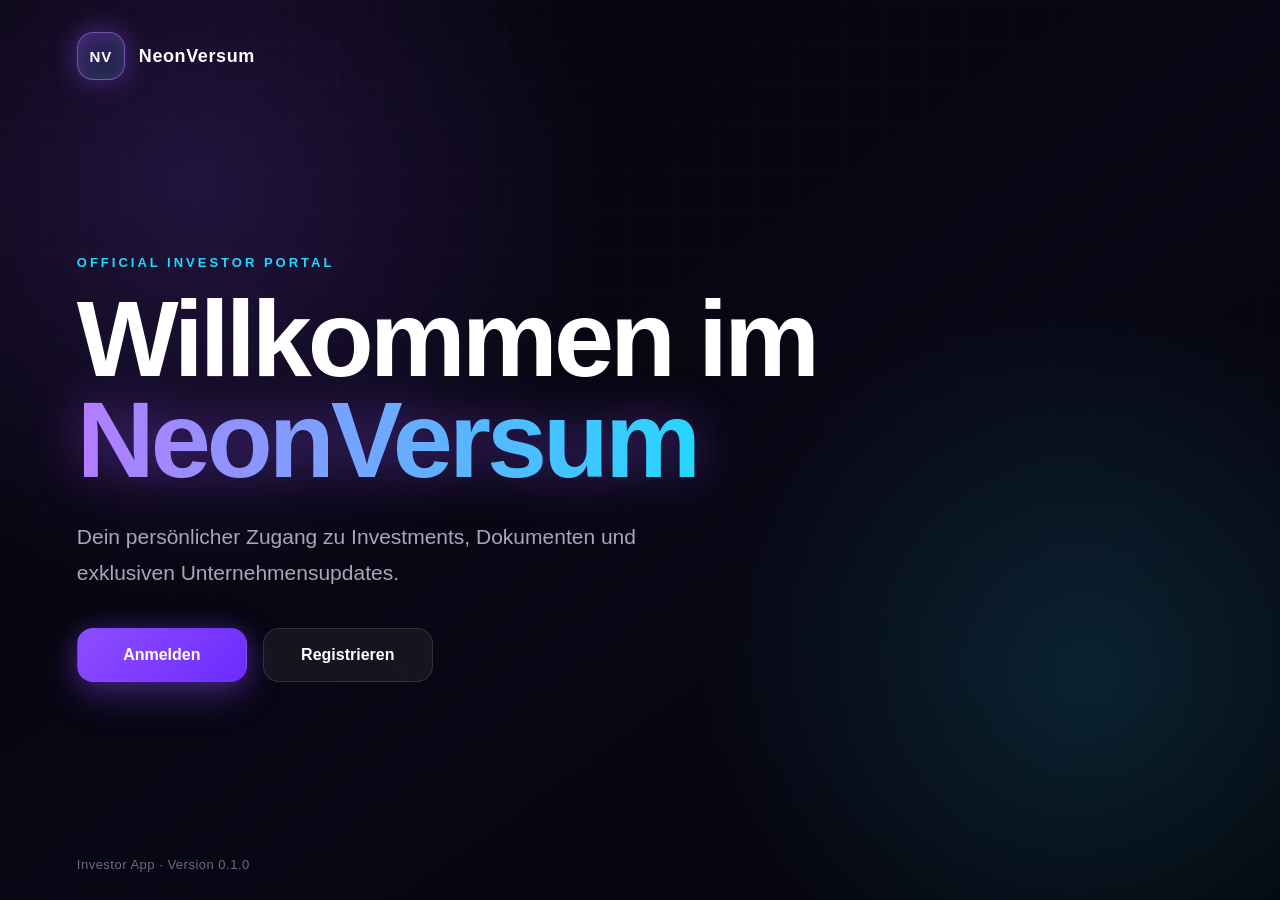
<file: index.html>
<!DOCTYPE html>
<html lang="de">

<head>
    <meta charset="UTF-8">

    <meta
        name="viewport"
        content="width=device-width, initial-scale=1.0"
    >

    <meta
        name="description"
        content="Das offizielle Investor Portal von NeonVersum."
    >

    <title>NeonVersum Investor Portal</title>

    <link rel="stylesheet" href="css/app.css">
</head>

<body>

    <main class="landing-page">

        <section class="hero">

            <div class="brand">
                <div class="brand-icon">NV</div>

                <p class="brand-name">
                    NeonVersum
                </p>
            </div>

            <div class="hero-content">

                <p class="eyebrow">
                    Official Investor Portal
                </p>

                <h1>
                    Willkommen im<br>
                    <span>NeonVersum</span>
                </h1>

                <p class="hero-text">
                    Dein persönlicher Zugang zu Investments,
                    Dokumenten und exklusiven Unternehmensupdates.
                </p>

                <div class="hero-actions">

                    <a
                        class="button button-primary"
                        href="pages/login.html"
                    >
                        Anmelden
                    </a>

                    <a
                        class="button button-secondary"
                        href="pages/register.html"
                    >
                        Registrieren
                    </a>

                </div>

            </div>

            <p class="version">
                Investor App · Version 0.1.0
            </p>

        </section>

    </main>

    <script src="js/app.js"></script>

</body>

</html>
</file>
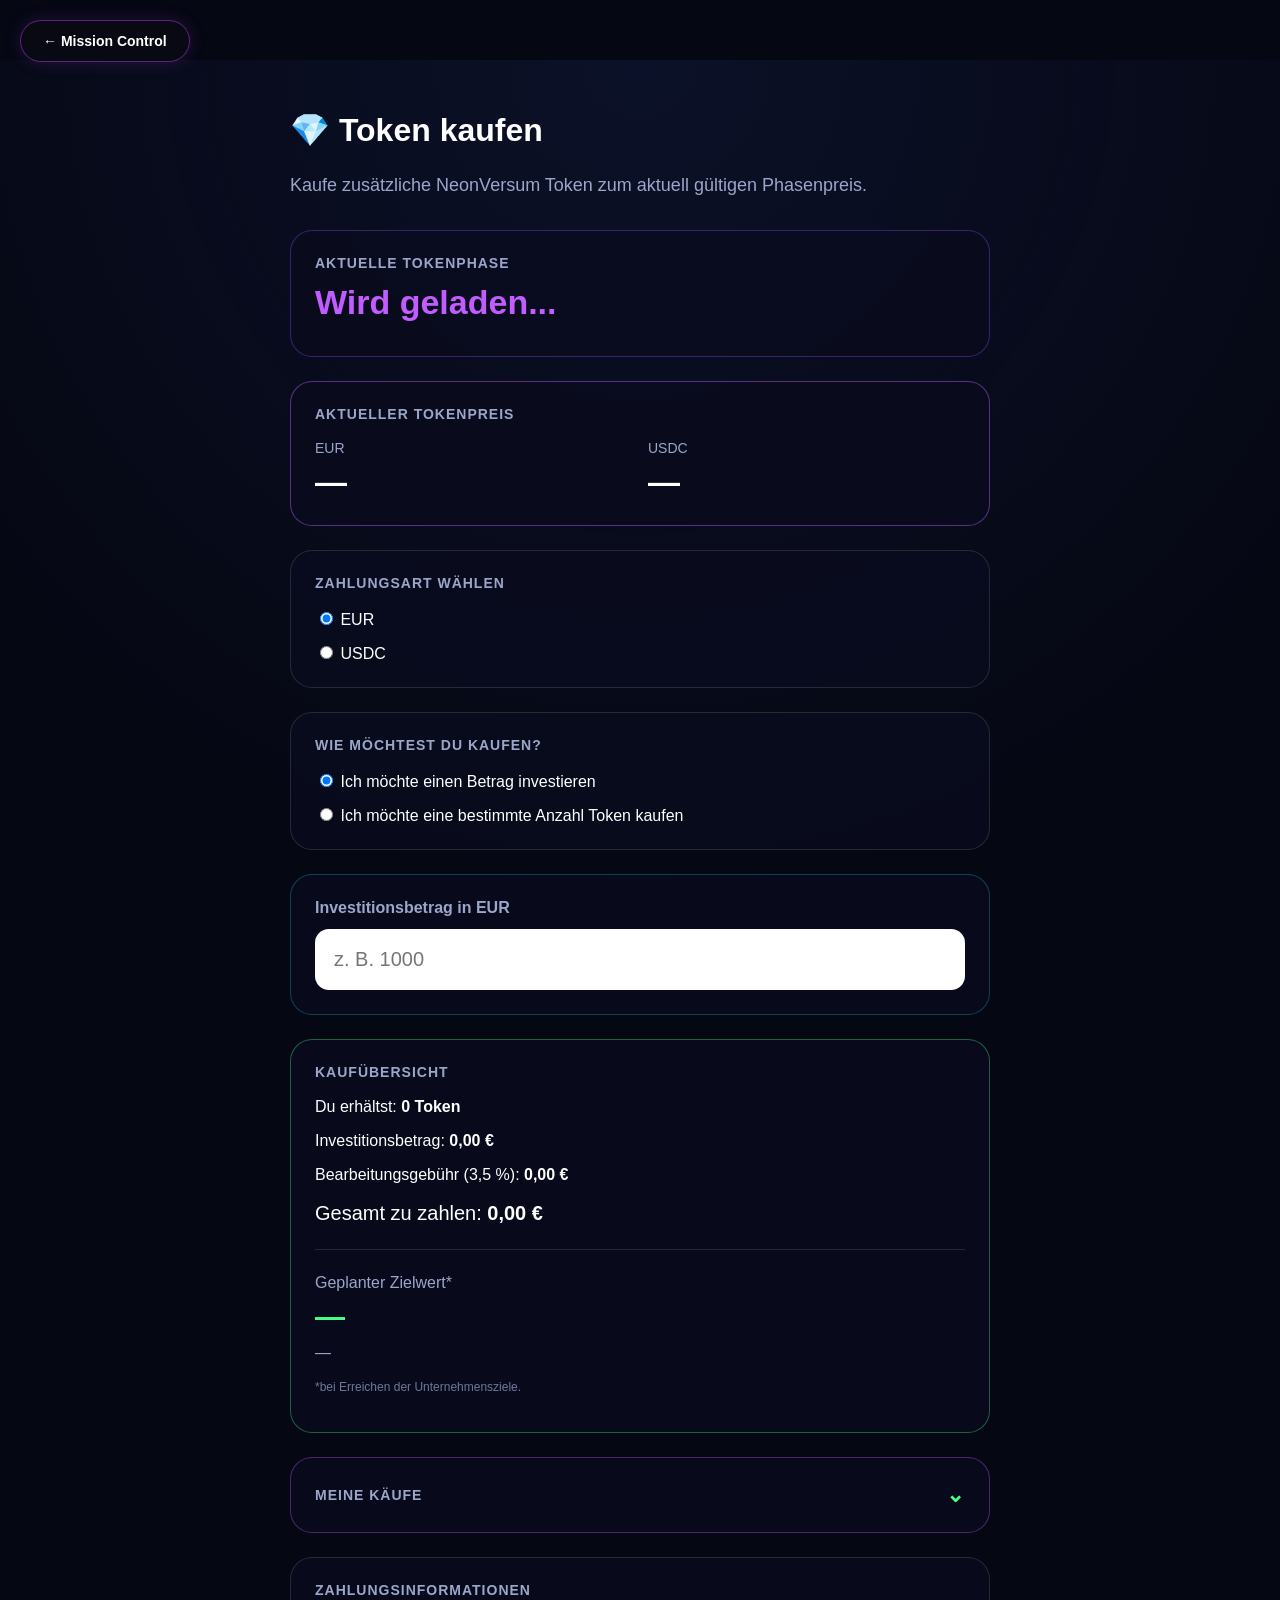
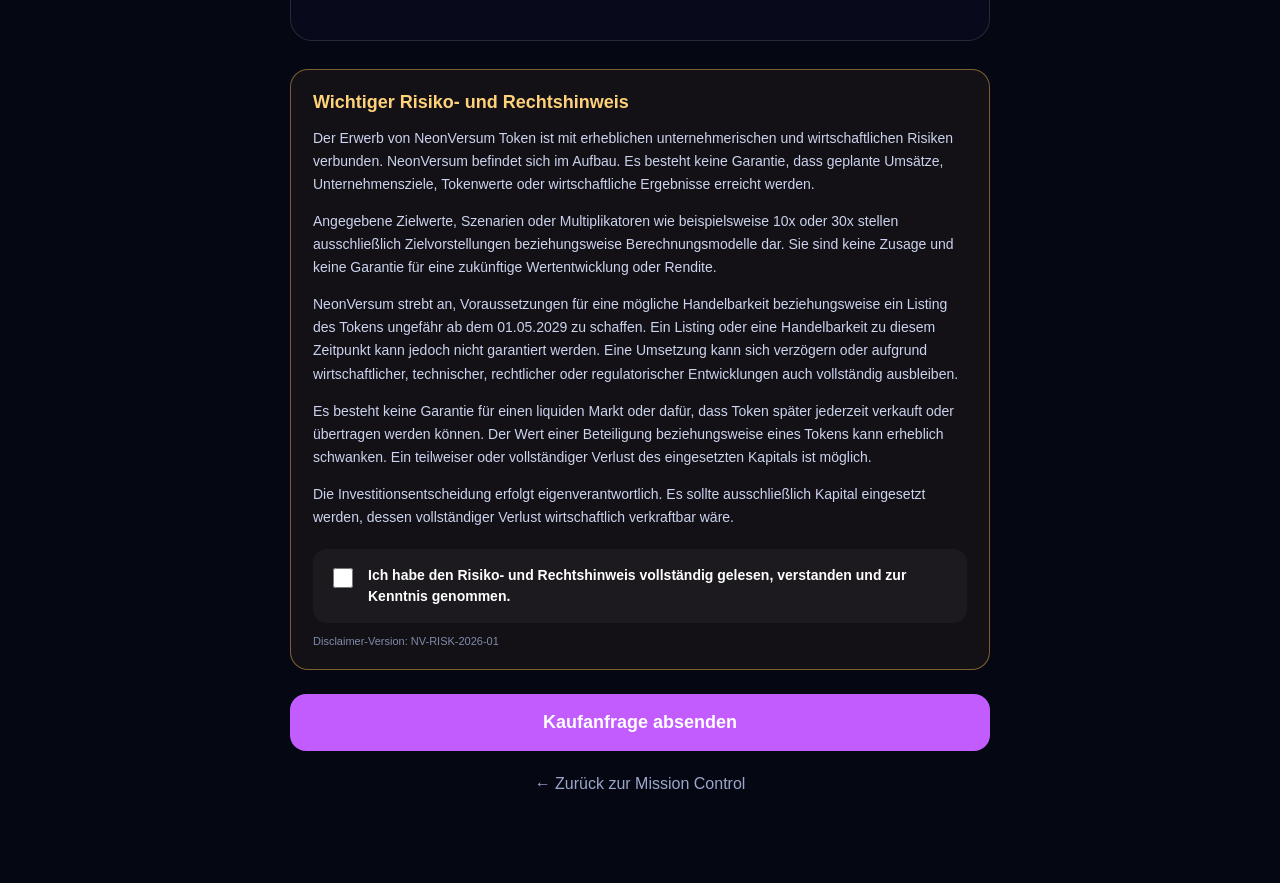
<file: pages/buy-tokens.html>
<!DOCTYPE html>
<html lang="de">

<head>
    <meta charset="UTF-8">

    <meta
        name="viewport"
        content="width=device-width, initial-scale=1.0"
    >

    <title>Token kaufen | NeonVersum</title>

    <link
        rel="stylesheet"
        href="../css/dashboard.css?v=112"
    >
</head>

<body>

<a
    href="mission-control.html"
    style="
        position:fixed;
        top:20px;
        left:20px;
        z-index:2147483647;
        padding:12px 22px;
        background:rgba(10,10,20,0.95);
        color:#ffffff;
        border:1px solid rgba(188,72,255,.45);
        border-radius:999px;
        font-size:14px;
        font-weight:600;
        text-decoration:none;
        cursor:pointer;
        box-shadow:0 0 18px rgba(188,72,255,.16);
    "
>
    ← Mission Control
</a>

<main
    style="
        max-width:760px;
        margin:60px auto;
        padding:30px;
        color:white;
        font-family:Arial,sans-serif;
    "
>

    <h1>
        💎 Token kaufen
    </h1>

    <p
        style="
            color:#9ba6c9;
            font-size:18px;
            line-height:1.6;
        "
    >
        Kaufe zusätzliche NeonVersum Token
        zum aktuell gültigen Phasenpreis.
    </p>


    <!-- TOKENPHASE -->

    <section
        style="
            margin-top:30px;
            padding:24px;
            border:1px solid rgba(143,77,255,.35);
            border-radius:22px;
            background:rgba(10,12,30,.88);
        "
    >

        <span
            style="
                display:block;
                color:#9ba6c9;
                font-size:14px;
                font-weight:700;
                text-transform:uppercase;
                letter-spacing:1px;
            "
        >
            Aktuelle Tokenphase
        </span>

        <h2
            id="current-phase-name"
            style="
                margin:12px 0 0;
                color:#c25cff;
                font-size:34px;
            "
        >
            Wird geladen...
        </h2>

        <p
            id="phase-description"
            style="
                margin:10px 0 0;
                color:#9ba6c9;
                line-height:1.5;
            "
        ></p>

    </section>


    <!-- PREISE -->

    <section
        style="
            margin-top:24px;
            padding:24px;
            border:1px solid rgba(194,92,255,.45);
            border-radius:22px;
            background:rgba(10,12,30,.88);
        "
    >

        <span
            style="
                display:block;
                color:#9ba6c9;
                font-size:14px;
                font-weight:700;
                text-transform:uppercase;
                letter-spacing:1px;
                margin-bottom:18px;
            "
        >
            Aktueller Tokenpreis
        </span>

        <div
            style="
                display:grid;
                grid-template-columns:repeat(2,minmax(0,1fr));
                gap:16px;
            "
        >

            <div>
                <span
                    style="
                        display:block;
                        color:#9ba6c9;
                        font-size:14px;
                    "
                >
                    EUR
                </span>

                <strong
                    id="current-token-price-eur"
                    style="
                        display:block;
                        margin-top:8px;
                        font-size:32px;
                    "
                >
                    —
                </strong>
            </div>

            <div>
                <span
                    style="
                        display:block;
                        color:#9ba6c9;
                        font-size:14px;
                    "
                >
                    USDC
                </span>

                <strong
                    id="current-token-price-usdc"
                    style="
                        display:block;
                        margin-top:8px;
                        font-size:32px;
                    "
                >
                    —
                </strong>
            </div>

        </div>

    </section>


    <!-- ZAHLUNGSART -->

    <section
        style="
            margin-top:24px;
            padding:24px;
            border:1px solid rgba(255,255,255,.12);
            border-radius:22px;
            background:rgba(10,12,30,.88);
        "
    >

        <span
            style="
                display:block;
                color:#9ba6c9;
                font-size:14px;
                font-weight:700;
                text-transform:uppercase;
                letter-spacing:1px;
                margin-bottom:18px;
            "
        >
            Zahlungsart wählen
        </span>

        <label
            style="
                display:block;
                margin-bottom:14px;
                cursor:pointer;
            "
        >
            <input
                type="radio"
                name="payment-method"
                value="EUR"
                checked
            >
            EUR
        </label>

        <label
            style="
                display:block;
                cursor:pointer;
            "
        >
            <input
                type="radio"
                name="payment-method"
                value="USDC"
            >
            USDC
        </label>

    </section>


    <!-- KAUFMODUS -->

    <section
        style="
            margin-top:24px;
            padding:24px;
            border:1px solid rgba(255,255,255,.12);
            border-radius:22px;
            background:rgba(10,12,30,.88);
        "
    >

        <span
            style="
                display:block;
                color:#9ba6c9;
                font-size:14px;
                font-weight:700;
                text-transform:uppercase;
                letter-spacing:1px;
                margin-bottom:18px;
            "
        >
            Wie möchtest du kaufen?
        </span>

        <label
            style="
                display:block;
                margin-bottom:14px;
                cursor:pointer;
            "
        >
            <input
                type="radio"
                name="buy-mode"
                value="amount"
                checked
            >
            Ich möchte einen Betrag investieren
        </label>

        <label
            style="
                display:block;
                cursor:pointer;
            "
        >
            <input
                type="radio"
                name="buy-mode"
                value="tokens"
            >
            Ich möchte eine bestimmte Anzahl Token kaufen
        </label>

    </section>


    <!-- EINGABE -->

    <section
        style="
            margin-top:24px;
            padding:24px;
            border:1px solid rgba(37,221,255,.25);
            border-radius:22px;
            background:rgba(10,12,30,.88);
        "
    >

        <label
            id="purchase-input-label"
            for="purchase-input"
            style="
                display:block;
                color:#9ba6c9;
                margin-bottom:12px;
                font-weight:700;
            "
        >
            Investitionsbetrag in EUR
        </label>

        <input
            id="purchase-input"
            type="number"
            min="0"
            step="0.01"
            placeholder="z. B. 1000"
            style="
                width:100%;
                padding:18px;
                border-radius:14px;
                border:1px solid rgba(255,255,255,.15);
                background:#ffffff;
                color:#050713;
                font-size:20px;
            "
        >

    </section>


    <!-- BERECHNUNG -->

    <section
        style="
            margin-top:24px;
            padding:24px;
            border:1px solid rgba(72,255,131,.35);
            border-radius:22px;
            background:rgba(10,12,30,.88);
        "
    >

        <span
            style="
                display:block;
                color:#9ba6c9;
                font-size:14px;
                font-weight:700;
                text-transform:uppercase;
                letter-spacing:1px;
                margin-bottom:18px;
            "
        >
            Kaufübersicht
        </span>

        <p>
            Du erhältst:
            <strong id="summary-tokens">0 Token</strong>
        </p>

        <p>
            Investitionsbetrag:
            <strong id="summary-investment">0,00 €</strong>
        </p>

        <p>
            Bearbeitungsgebühr (3,5 %):
            <strong id="summary-fee">0,00 €</strong>
        </p>

        <p
    style="
        margin-top:18px;
        font-size:20px;
    "
>
    Gesamt zu zahlen:
    <strong id="summary-total">0,00 €</strong>
</p>

<hr
    style="
        margin:24px 0;
        border:0;
        border-top:1px solid rgba(255,255,255,.12);
    "
>

<p
    style="
        color:#9ba6c9;
        margin-bottom:8px;
    "
>
    Geplanter Zielwert*
</p>

<strong
    id="summary-target-value"
    style="
        display:block;
        color:#48ff83;
        font-size:30px;
    "
>
    —
</strong>

<p
    id="summary-target-meta"
    style="
        margin-top:10px;
        color:#9ba6c9;
    "
>
    —
</p>

<p
    style="
        margin-top:12px;
        color:#6f7899;
        font-size:12px;
        line-height:1.5;
    "
>
    *bei Erreichen der Unternehmensziele.
</p>

    </section>

        <!-- KAUFHISTORIE -->

<details
    style="
        margin-top:24px;
        padding:24px;
        border:1px solid rgba(194,92,255,.35);
        border-radius:22px;
        background:rgba(10,12,30,.88);
    "
>
    <summary
        style="
            cursor:pointer;
            list-style:none;
            display:flex;
            justify-content:space-between;
            align-items:center;
            gap:16px;
            color:#9ba6c9;
            font-size:14px;
            font-weight:700;
            text-transform:uppercase;
            letter-spacing:1px;
            user-select:none;
        "
    >
        <span>
            Meine Käufe
        </span>

        <span
            style="
                color:#48ff83;
                font-size:22px;
            "
        >
            ⌄
        </span>
    </summary>

    <div
        id="purchase-history-list"
        style="
            margin-top:18px;
            display:grid;
            gap:16px;
        "
    >
        <div
            style="
                padding:18px;
                border:1px solid rgba(255,255,255,.10);
                border-radius:18px;
                color:#9ba6c9;
                text-align:center;
            "
        >
            Kaufhistorie wird geladen...
        </div>
    </div>

</details>

    <!-- ZAHLUNGSINFORMATIONEN -->

    <section
        id="payment-info"
        style="
            margin-top:24px;
            padding:24px;
            border:1px solid rgba(255,255,255,.12);
            border-radius:22px;
            background:rgba(10,12,30,.88);
        "
    >

        <span
            style="
                display:block;
                color:#9ba6c9;
                font-size:14px;
                font-weight:700;
                text-transform:uppercase;
                letter-spacing:1px;
                margin-bottom:18px;
            "
        >
            Zahlungsinformationen
        </span>

        <div id="payment-info-content"></div>

    </section>

<section
    id="purchase-success"
    hidden
    style="
        margin-top:24px;
        padding:24px;
        border:1px solid rgba(72,255,131,.35);
        border-radius:22px;
        background:rgba(10,12,30,.88);
    "
>

    <span
        style="
            display:block;
            color:#48ff83;
            font-size:14px;
            font-weight:700;
            text-transform:uppercase;
            letter-spacing:1px;
        "
    >
        Kaufanfrage erfolgreich
    </span>

    <h2
        style="
            margin:14px 0 8px;
            color:white;
        "
    >
        Deine Kaufanfrage wurde gespeichert.
    </h2>

    <p
        style="
            color:#9ba6c9;
            line-height:1.6;
        "
    >
        Der Status deiner Anfrage lautet:
        <strong
    id="purchase-success-status"
    style="color:white;"
>
    Zahlung ausstehend
</strong>
    </p>

    <div
        id="purchase-success-summary"
        style="
            margin-top:18px;
        "
    ></div>

<button
    id="cancel-purchase"
    type="button"
    style="
        width:100%;
        margin-top:24px;
        padding:16px 20px;
        border:1px solid rgba(255,90,90,.55);
        border-radius:14px;
        background:rgba(255,90,90,.08);
        color:#ff7676;
        font-weight:800;
        cursor:pointer;
    "
>
    Anfrage stornieren
</button>
    
<a
    href="mission-control.html"
    style="
        display:block;
        margin-top:24px;
        padding:16px 20px;
        border-radius:14px;
        background:#48ff83;
        color:#050714;
        font-weight:800;
        text-align:center;
        text-decoration:none;
    "
>
    Zur Mission Control
</a>
    
</section>

<!-- RISIKO-DISCLAIMER -->
<section
    id="risk-disclaimer"
    hidden
    style="
        margin-top:28px;
        padding:22px;
        border:1px solid rgba(255,190,80,.45);
        border-radius:18px;
        background:rgba(255,190,80,.06);
    "
>
    <div
        style="
            font-size:18px;
            font-weight:800;
            color:#ffd27a;
            margin-bottom:14px;
        "
    >
        Wichtiger Risiko- und Rechtshinweis
    </div>

    <div
        style="
            color:#cbd3ee;
            line-height:1.65;
            font-size:14px;
        "
    >
        <p>
            Der Erwerb von NeonVersum Token ist mit erheblichen
            unternehmerischen und wirtschaftlichen Risiken verbunden.
            NeonVersum befindet sich im Aufbau. Es besteht keine Garantie,
            dass geplante Umsätze, Unternehmensziele, Tokenwerte oder
            wirtschaftliche Ergebnisse erreicht werden.
        </p>

        <p>
            Angegebene Zielwerte, Szenarien oder Multiplikatoren wie
            beispielsweise 10x oder 30x stellen ausschließlich
            Zielvorstellungen beziehungsweise Berechnungsmodelle dar.
            Sie sind keine Zusage und keine Garantie für eine zukünftige
            Wertentwicklung oder Rendite.
        </p>

        <p>
            NeonVersum strebt an, Voraussetzungen für eine mögliche
            Handelbarkeit beziehungsweise ein Listing des Tokens ungefähr
            ab dem 01.05.2029 zu schaffen. Ein Listing oder eine
            Handelbarkeit zu diesem Zeitpunkt kann jedoch nicht garantiert
            werden. Eine Umsetzung kann sich verzögern oder aufgrund
            wirtschaftlicher, technischer, rechtlicher oder regulatorischer
            Entwicklungen auch vollständig ausbleiben.
        </p>

        <p>
            Es besteht keine Garantie für einen liquiden Markt oder dafür,
            dass Token später jederzeit verkauft oder übertragen werden
            können. Der Wert einer Beteiligung beziehungsweise eines Tokens
            kann erheblich schwanken. Ein teilweiser oder vollständiger
            Verlust des eingesetzten Kapitals ist möglich.
        </p>

        <p>
            Die Investitionsentscheidung erfolgt eigenverantwortlich.
            Es sollte ausschließlich Kapital eingesetzt werden, dessen
            vollständiger Verlust wirtschaftlich verkraftbar wäre.
        </p>
    </div>

    <label
        style="
            display:flex;
            align-items:flex-start;
            gap:12px;
            margin-top:20px;
            padding:16px;
            border-radius:14px;
            background:rgba(255,255,255,.04);
            cursor:pointer;
        "
    >
        <input
            id="risk-disclaimer-checkbox"
            type="checkbox"
            style="
                margin-top:3px;
                width:20px;
                height:20px;
                flex:0 0 auto;
                cursor:pointer;
            "
        >

        <span
            style="
                color:#ffffff;
                font-size:14px;
                line-height:1.5;
                font-weight:700;
            "
        >
            Ich habe den Risiko- und Rechtshinweis vollständig gelesen,
            verstanden und zur Kenntnis genommen.
        </span>
    </label>

    <div
        style="
            margin-top:12px;
            color:#7f8baa;
            font-size:11px;
        "
    >
        Disclaimer-Version: NV-RISK-2026-01
    </div>
</section>
    
    <!-- BUTTON -->

    <button
        id="submit-purchase"
        type="button"
        style="
            width:100%;
            margin-top:24px;
            padding:18px;
            border:none;
            border-radius:16px;
            background:#c25cff;
            color:white;
            font-size:18px;
            font-weight:800;
            cursor:pointer;
        "
    >
        Kaufanfrage absenden
    </button>


    <a
        href="mission-control.html"
        style="
            display:block;
            margin-top:24px;
            color:#9ba6c9;
            text-align:center;
            text-decoration:none;
        "
    >
        ← Zurück zur Mission Control
    </a>

</main>


<script>

const PROCESSING_FEE_RATE = 0.035;

const PURCHASE_HISTORY_API_URL =
    "https://neonversum-api.m-fehringer.workers.dev/purchase-history";

const FRIENDS_PHASE_API_URL =
    "https://neonversum-api.m-fehringer.workers.dev/friends-phase";

const INVESTOR_API_URL =
    "https://neonversum-api.m-fehringer.workers.dev/investor";

const RISK_DISCLAIMER_API_URL =
    "https://neonversum-api.m-fehringer.workers.dev/accept-risk-disclaimer";

const RISK_DISCLAIMER_VERSION =
    "NV-RISK-2026-01";

let riskDisclaimerAccepted = false;    

const friendsCode =
    new URLSearchParams(
        window.location.search
    ).get("friends")?.trim() || "";

let tokenPhase = null;

const paymentInfoContent =
    document.getElementById("payment-info-content");

const purchaseInput =
    document.getElementById("purchase-input");

const purchaseInputLabel =
    document.getElementById("purchase-input-label");

    async function loadRiskDisclaimerStatus() {

    const disclaimerSection =
        document.getElementById(
            "risk-disclaimer"
        );

    const disclaimerCheckbox =
        document.getElementById(
            "risk-disclaimer-checkbox"
        );

    const submitButton =
        document.getElementById(
            "submit-purchase"
        );

    const email =
        sessionStorage.getItem("nvUserEmail") ||
        localStorage.getItem("nvUserEmail") ||
        sessionStorage.getItem("nvRegisteredEmail") ||
        localStorage.getItem("nvRegisteredEmail") ||
        "";

    riskDisclaimerAccepted = false;

    submitButton.disabled = true;

    if (!email) {
        disclaimerSection.hidden = false;
        return;
    }

    try {

        const response =
            await fetch(
                INVESTOR_API_URL,
                {
                    method: "POST",
                    headers: {
                        "Content-Type":
                            "application/json"
                    },
                    body: JSON.stringify({
                        email
                    })
                }
            );

        const result =
            await response.json();

        if (
            !response.ok ||
            !result.success ||
            !result.investor
        ) {
            throw new Error(
                "Disclaimer-Status konnte nicht geladen werden."
            );
        }

        const investor =
            result.investor;

        const currentVersionAccepted =
            investor.x_studio_risiko_disclaimer_bestatigt === true &&
            investor.x_studio_risiko_disclaimer_version ===
                RISK_DISCLAIMER_VERSION;

        riskDisclaimerAccepted =
            currentVersionAccepted;

        if (currentVersionAccepted) {

            disclaimerSection.hidden = true;
            submitButton.disabled = false;

            return;
        }

        disclaimerSection.hidden = false;
        disclaimerCheckbox.checked = false;
        submitButton.disabled = true;

    } catch (error) {

        console.error(
            "Disclaimer-Status-Fehler:",
            error
        );

        disclaimerSection.hidden = false;
        disclaimerCheckbox.checked = false;
        submitButton.disabled = true;
    }
}

async function loadTokenPhase() {

    let response;

    if (friendsCode) {

        const email =
            sessionStorage.getItem("nvUserEmail") ||
            localStorage.getItem("nvUserEmail") ||
            sessionStorage.getItem("nvRegisteredEmail") ||
            localStorage.getItem("nvRegisteredEmail") ||
            "";

        response = await fetch(
            FRIENDS_PHASE_API_URL,
            {
                method: "POST",
                headers: {
                    "Content-Type":
                        "application/json"
                },
                body: JSON.stringify({
                    friendsCode,
                    email
                })
            }
        );

    } else {

        response = await fetch(
            "https://neonversum-api.m-fehringer.workers.dev/token-phase"
        );

    }

    const result =
        await response.json();

    if (
        !response.ok ||
        !result.success ||
        !result.phase
    ) {

        document.getElementById(
            "current-phase-name"
        ).textContent =
            friendsCode
                ? "Friendslink ungültig"
                : "Tokenphase nicht verfügbar";

        alert(
            result.message ||
            "Tokenphase konnte nicht geladen werden."
        );

        return;
    }

    tokenPhase = result.phase;

    document.getElementById(
        "current-phase-name"
    ).textContent =
        tokenPhase.x_studio_phasenname;

    document.getElementById(
        "current-token-price-eur"
    ).textContent =
        formatEUR(
            tokenPhase.x_studio_preis_eur
        );

    document.getElementById(
        "current-token-price-usdc"
    ).textContent =
        formatUSDC(
            tokenPhase.x_studio_preis_usdc
        );

    document.getElementById(
        "phase-description"
    ).textContent =
        tokenPhase.x_studio_beschreibung || "";

    updatePaymentInfo();
    calculatePurchase();
}

function getPaymentMethod() {

    return document.querySelector(
        'input[name="payment-method"]:checked'
    ).value;

}


function getBuyMode() {

    return document.querySelector(
        'input[name="buy-mode"]:checked'
    ).value;

}


function getCurrentPrice() {

    if (!tokenPhase) return 0;

    return getPaymentMethod() === "EUR"
        ? Number(tokenPhase.x_studio_preis_eur)
        : Number(tokenPhase.x_studio_preis_usdc);

}


function formatEUR(value) {

    return Number(value || 0)
        .toLocaleString(
            "de-AT",
            {
                minimumFractionDigits:2,
                maximumFractionDigits:2
            }
        ) + " €";

}


function formatUSDC(value) {

    return Number(value || 0)
        .toLocaleString(
            "en-US",
            {
                minimumFractionDigits:2,
                maximumFractionDigits:2
            }
        ) + " USDC";

}


function formatTokens(value) {

    return Number(value || 0)
        .toLocaleString(
            "de-AT",
            {
                minimumFractionDigits:0,
                maximumFractionDigits:2
            }
        ) + " Token";

}

async function loadPurchaseHistory() {

    const historyList =
        document.getElementById(
            "purchase-history-list"
        );

    if (!historyList) {
        return;
    }

    const email =
        sessionStorage.getItem("nvUserEmail") ||
        localStorage.getItem("nvUserEmail") ||
        sessionStorage.getItem("nvRegisteredEmail") ||
        localStorage.getItem("nvRegisteredEmail") ||
        "";

    const investorId =
        sessionStorage.getItem("nvInvestorId") ||
        localStorage.getItem("nvInvestorId") ||
        "";

    if (!email || !investorId) {
        historyList.innerHTML =
            "<div style='color:#9ba6c9;text-align:center;'>Kaufhistorie konnte nicht geladen werden.</div>";
        return;
    }

    try {

        const response =
            await fetch(
                PURCHASE_HISTORY_API_URL,
                {
                    method: "POST",
                    headers: {
                        "Content-Type":
                            "application/json"
                    },
                    body: JSON.stringify({
                        email,
                        investorId
                    })
                }
            );

        const result =
            await response.json();

        if (
            !response.ok ||
            !result.success
        ) {
            throw new Error(
                result.message ||
                "Kaufhistorie konnte nicht geladen werden."
            );
        }

        const hiddenPurchaseIds =
    JSON.parse(
        localStorage.getItem(
            "nvHiddenPurchaseIds"
        ) || "[]"
    );

const purchases =
    (
        Array.isArray(result.purchases)
            ? result.purchases
            : []
    ).filter(
        (purchase) =>
            !hiddenPurchaseIds.includes(
                String(purchase.id)
            )
    );

if (purchases.length === 0) {

            historyList.innerHTML =
                "<div style='padding:18px;border:1px solid rgba(255,255,255,.10);border-radius:18px;color:#9ba6c9;text-align:center;'>Noch keine Kaufanfragen vorhanden.</div>";

            return;
        }

        historyList.innerHTML =
            purchases
                .map((purchase) => {

                    const paymentMethod =
                        purchase.x_studio_zahlungsart ||
                        "EUR";

                    const investment =
                        paymentMethod === "USDC"
                            ? formatUSDC(
                                purchase.x_studio_investitionsbetrag
                              )
                            : formatEUR(
                                purchase.x_studio_investitionsbetrag
                              );

                    const total =
                        paymentMethod === "USDC"
                            ? formatUSDC(
                                purchase.x_studio_gesamtbetrag
                              )
                            : formatEUR(
                                purchase.x_studio_gesamtbetrag
                              );

                    const tokens =
                        formatTokens(
                            purchase.x_studio_tokenanzahl
                        );

                    const rawDate =
    String(
        purchase.x_studio_kaufdatum ||
        ""
    ).trim();

let formattedDate = "—";

if (rawDate) {

    const utcDate =
        new Date(
            rawDate
                .replace(" ", "T") +
            "Z"
        );

    if (!Number.isNaN(utcDate.getTime())) {

        const datePart =
            new Intl.DateTimeFormat(
                "de-AT",
                {
                    timeZone: "Europe/Vienna",
                    day: "2-digit",
                    month: "2-digit",
                    year: "numeric"
                }
            ).format(utcDate);

        const timePart =
            new Intl.DateTimeFormat(
                "de-AT",
                {
                    timeZone: "Europe/Vienna",
                    hour: "2-digit",
                    minute: "2-digit",
                    hour12: false
                }
            ).format(utcDate);

        formattedDate =
            `${datePart} · ${timePart} Uhr`;
    }
}

                    const status =
                        purchase.x_studio_status ||
                        "—";

                    const statusColor =
                        status === "Storniert"
                            ? "#ff7676"
                            : status === "Zahlung ausstehend"
                                ? "#ffd34d"
                                : "#48ff83";

                    return `
                        <div
                            data-purchase-id="${purchase.id}"
                            style="
                                padding:20px;
                                border:1px solid rgba(255,255,255,.12);
                                border-radius:18px;
                                background:rgba(5,7,20,.55);
                            "
                        >
                            <div
                                style="
                                    display:flex;
                                    justify-content:space-between;
                                    gap:16px;
                                    align-items:flex-start;
                                "
                            >
                                <div>
                                    <strong
                                        style="
                                            display:block;
                                            color:white;
                                            font-size:18px;
                                        "
                                    >
                                        ${purchase.x_studio_phase || "Tokenkauf"}
                                    </strong>

                                    <span
                                        style="
                                            display:block;
                                            margin-top:6px;
                                            color:#9ba6c9;
                                            font-size:14px;
                                        "
                                    >
                                        ${formattedDate}
                                    </span>
                                </div>

                                <strong
                                    style="
                                        color:${statusColor};
                                        font-size:14px;
                                        text-align:right;
                                    "
                                >
                                    ${status}
                                </strong>
                            </div>

                            <div
                                style="
                                    display:grid;
                                    grid-template-columns:repeat(2,minmax(0,1fr));
                                    gap:12px;
                                    margin-top:18px;
                                "
                            >
                                <div>
                                    <span style="color:#9ba6c9;font-size:13px;">
                                        Token
                                    </span>

                                    <strong
                                        style="
                                            display:block;
                                            margin-top:4px;
                                            color:white;
                                        "
                                    >
                                        ${tokens}
                                    </strong>
                                </div>

                                <div>
                                    <span style="color:#9ba6c9;font-size:13px;">
                                        Zahlungsart
                                    </span>

                                    <strong
                                        style="
                                            display:block;
                                            margin-top:4px;
                                            color:white;
                                        "
                                    >
                                        ${paymentMethod}
                                    </strong>
                                </div>

                                <div>
                                    <span style="color:#9ba6c9;font-size:13px;">
                                        Investition
                                    </span>

                                    <strong
                                        style="
                                            display:block;
                                            margin-top:4px;
                                            color:white;
                                        "
                                    >
                                        ${investment}
                                    </strong>
                                </div>

                                <div>
                                    <span style="color:#9ba6c9;font-size:13px;">
                                        Gesamtbetrag
                                    </span>

                                    <strong
                                        style="
                                            display:block;
                                            margin-top:4px;
                                            color:white;
                                        "
                                    >
                                        ${total}
                                    </strong>
                                                                </div>
                            </div>

                            ${
    status === "Zahlung ausstehend"
        ? `
            <button
                type="button"
                class="cancel-history-purchase"
                data-purchase-id="${purchase.id}"
                style="
                    width:100%;
                    margin-top:20px;
                    padding:14px 18px;
                    border:1px solid rgba(255,90,90,.55);
                    border-radius:14px;
                    background:rgba(255,90,90,.08);
                    color:#ff7676;
                    font-weight:800;
                    cursor:pointer;
                "
            >
                Anfrage stornieren
            </button>
        `
        : status === "Storniert"
            ? `
                <button
                    type="button"
                    class="hide-history-purchase"
                    data-purchase-id="${purchase.id}"
                    style="
                        width:100%;
                        margin-top:20px;
                        padding:14px 18px;
                        border:1px solid rgba(255,255,255,.15);
                        border-radius:14px;
                        background:rgba(255,255,255,.04);
                        color:#9ba6c9;
                        font-weight:800;
                        cursor:pointer;
                    "
                >
                    Aus Übersicht entfernen
                </button>
            `
            : ""
}

                        </div>
                    `;
                })
                .join("");

        historyList
    .querySelectorAll(
        ".cancel-history-purchase"
    )
    .forEach((button) => {

        button.addEventListener(
            "click",
            async () => {

                const confirmed =
                    confirm(
                        "Möchtest du diese Kaufanfrage wirklich stornieren?"
                    );

                if (!confirmed) {
                    return;
                }

                const purchaseId =
                    Number(
                        button.dataset.purchaseId || 0
                    );

                if (!purchaseId) {
                    alert(
                        "Die Kaufanfrage konnte nicht eindeutig gefunden werden."
                    );
                    return;
                }

                button.disabled = true;
                button.textContent =
                    "Wird storniert...";

                try {

                    const response =
                        await fetch(
                            "https://neonversum-api.m-fehringer.workers.dev/cancel-purchase",
                            {
                                method: "POST",
                                headers: {
                                    "Content-Type":
                                        "application/json"
                                },
                                body: JSON.stringify({
                                    purchaseId,
                                    email,
                                    investorId
                                })
                            }
                        );

                    const result =
                        await response.json();

                    if (
                        !response.ok ||
                        !result.success
                    ) {
                        throw new Error(
                            result.message ||
                            "Die Kaufanfrage konnte nicht storniert werden."
                        );
                    }

                    await loadPurchaseHistory();

                } catch (error) {

                    alert(
                        error.message ||
                        "Beim Stornieren ist ein Fehler aufgetreten."
                    );

                    button.disabled = false;
                    button.textContent =
                        "Anfrage stornieren";
                }
            }
        );
    });

    historyList
    .querySelectorAll(
        ".hide-history-purchase"
    )
    .forEach((button) => {

        button.addEventListener(
            "click",
            async () => {

                const confirmed =
                    confirm(
                        "Möchtest du diese stornierte Kaufanfrage aus deiner Übersicht entfernen?"
                    );

                if (!confirmed) {
                    return;
                }

                const purchaseId =
                    String(
                        button.dataset.purchaseId || ""
                    );

                if (!purchaseId) {
                    return;
                }

                const hiddenPurchaseIds =
                    JSON.parse(
                        localStorage.getItem(
                            "nvHiddenPurchaseIds"
                        ) || "[]"
                    );

                if (
                    !hiddenPurchaseIds.includes(
                        purchaseId
                    )
                ) {
                    hiddenPurchaseIds.push(
                        purchaseId
                    );
                }

                localStorage.setItem(
                    "nvHiddenPurchaseIds",
                    JSON.stringify(
                        hiddenPurchaseIds
                    )
                );

                await loadPurchaseHistory();
            }
        );
    });

    } catch (error) {

        console.error(
            "Kaufhistorie-Fehler:",
            error
        );

        historyList.innerHTML =
            "<div style='padding:18px;border:1px solid rgba(255,118,118,.25);border-radius:18px;color:#ff7676;text-align:center;'>Kaufhistorie konnte nicht geladen werden.</div>";
    }
}
    
function updateInputLabel() {

    const paymentMethod =
        getPaymentMethod();

    const buyMode =
        getBuyMode();

    if (buyMode === "tokens") {

        purchaseInputLabel.textContent =
            "Gewünschte Tokenanzahl";

        purchaseInput.placeholder =
            "z. B. 1000";

        return;
    }

    purchaseInputLabel.textContent =
        paymentMethod === "EUR"
            ? "Investitionsbetrag in EUR"
            : "Investitionsbetrag in USDC";

    purchaseInput.placeholder =
        paymentMethod === "EUR"
            ? "z. B. 1000"
            : "z. B. 1000 USDC";

}


function calculatePurchase() {

    if (!tokenPhase) return;

    const inputValue =
        Number(purchaseInput.value || 0);

    const paymentMethod =
        getPaymentMethod();

    const buyMode =
        getBuyMode();

    const tokenPrice =
        getCurrentPrice();

    let tokenAmount = 0;
    let investmentAmount = 0;

    if (buyMode === "amount") {

        investmentAmount =
            inputValue;

        tokenAmount =
            tokenPrice > 0
                ? investmentAmount / tokenPrice
                : 0;

    } else {

        tokenAmount =
            inputValue;

        investmentAmount =
            tokenAmount * tokenPrice;

    }

    const processingFee =
        investmentAmount * PROCESSING_FEE_RATE;

    const totalAmount =
        investmentAmount + processingFee;

    const targetFactor =
        Number(
            tokenPhase.x_studio_ziel_faktor || 0
        );

    const targetValue =
        investmentAmount * targetFactor;

    document.getElementById(
        "summary-tokens"
    ).textContent =
        formatTokens(tokenAmount);

    document.getElementById(
        "summary-investment"
    ).textContent =
        paymentMethod === "EUR"
            ? formatEUR(investmentAmount)
            : formatUSDC(investmentAmount);

    document.getElementById(
        "summary-fee"
    ).textContent =
        paymentMethod === "EUR"
            ? formatEUR(processingFee)
            : formatUSDC(processingFee);

    document.getElementById(
        "summary-total"
    ).textContent =
        paymentMethod === "EUR"
            ? formatEUR(totalAmount)
            : formatUSDC(totalAmount);

    document.getElementById(
        "summary-target-value"
    ).textContent =
        paymentMethod === "EUR"
            ? formatEUR(targetValue)
            : formatUSDC(targetValue);

    document.getElementById(
        "summary-target-meta"
    ).textContent =
        targetFactor > 0
            ? `${targetFactor}x bis ${tokenPhase.x_studio_zielzeitpunkt || "Zielzeitpunkt offen"}`
            : "Kein Ziel-Faktor hinterlegt";

}

    

function updatePaymentInfo() {

    const paymentMethod =
        getPaymentMethod();

    if (paymentMethod === "EUR") {

        paymentInfoContent.innerHTML = `
            <p><strong>Bank 99</strong><br>
            AT37 1912 0502 0113 3611</p>

            <p><strong>Revolut</strong><br>
            LT60 3250 0763 3855 6087</p>

            <p><strong>N26</strong><br>
            DE43 1001 1001 2993 9299 39</p>
        `;

        return;
    }

    paymentInfoContent.innerHTML = `
        <p>
            <strong>Ethereum (ERC20)</strong>
        </p>

        <p>
            <strong>BNB Chain (BEP20)</strong>
        </p>

        <p
            style="
                word-break:break-all;
            "
        >
            Walletadresse:<br>
            <strong>
                0xE5a778C33949Fd436FBB1930470E0c59eBA44E99
            </strong>
        </p>
    `;

}


document.querySelectorAll(
    'input[name="payment-method"]'
).forEach((element) => {

    element.addEventListener(
        "change",
        () => {

            updateInputLabel();
            updatePaymentInfo();
            calculatePurchase();

        }
    );

});


document.querySelectorAll(
    'input[name="buy-mode"]'
).forEach((element) => {

    element.addEventListener(
        "change",
        () => {

            updateInputLabel();
            calculatePurchase();

        }
    );

});


purchaseInput.addEventListener(
    "input",
    calculatePurchase
);

    document.getElementById(
    "risk-disclaimer-checkbox"
).addEventListener(
    "change",
    (event) => {

        if (riskDisclaimerAccepted) {
            return;
        }

        document.getElementById(
            "submit-purchase"
        ).disabled =
            !event.target.checked;
    }
);

document.getElementById(
    "submit-purchase"
).addEventListener(
    "click",
    async () => {

        if (!tokenPhase) {
            alert("Tokenphase konnte nicht geladen werden.");
            return;
        }

        const inputValue =
            Number(purchaseInput.value || 0);

        if (inputValue <= 0) {
            alert("Bitte gib einen gültigen Betrag oder eine Tokenanzahl ein.");
            return;
        }

        const paymentMethod =
            getPaymentMethod();

        const buyMode =
            getBuyMode();

        const tokenPrice =
            getCurrentPrice();

        let tokenAmount = 0;
        let investmentAmount = 0;

        if (buyMode === "amount") {

            investmentAmount =
                inputValue;

            tokenAmount =
                investmentAmount / tokenPrice;

        } else {

            tokenAmount =
                inputValue;

            investmentAmount =
                tokenAmount * tokenPrice;

        }

        const processingFee =
            investmentAmount * PROCESSING_FEE_RATE;

        const totalAmount =
            investmentAmount + processingFee;

        const email =
            sessionStorage.getItem("nvUserEmail") ||
            localStorage.getItem("nvUserEmail") ||
            "";

        const investorId =
            sessionStorage.getItem("nvInvestorId") ||
            localStorage.getItem("nvInvestorId") ||
            "";
/*
 * Risiko-Disclaimer vor dem Kauf bestätigen
 */
if (!riskDisclaimerAccepted) {

    const disclaimerCheckbox =
        document.getElementById(
            "risk-disclaimer-checkbox"
        );

    if (!disclaimerCheckbox.checked) {
        alert(
            "Bitte lies und bestätige zuerst den Risiko- und Rechtshinweis."
        );
        return;
    }

    try {

        const disclaimerResponse =
            await fetch(
                RISK_DISCLAIMER_API_URL,
                {
                    method: "POST",
                    headers: {
                        "Content-Type":
                            "application/json"
                    },
                    body: JSON.stringify({
                        email,
                        investorId,
                        accepted: true
                    })
                }
            );

        const disclaimerResult =
            await disclaimerResponse.json();

        if (
            !disclaimerResponse.ok ||
            !disclaimerResult.success
        ) {
            throw new Error(
                disclaimerResult.message ||
                "Die Bestätigung des Risiko-Disclaimers konnte nicht gespeichert werden."
            );
        }

        riskDisclaimerAccepted = true;

        document.getElementById(
            "risk-disclaimer"
        ).hidden = true;

    } catch (error) {

        alert(
            error.message ||
            "Die Bestätigung des Risiko-Disclaimers konnte nicht gespeichert werden."
        );

        return;
    }
}
        
        const response = await fetch(
            "https://neonversum-api.m-fehringer.workers.dev/purchase",
            {
                method: "POST",
                headers: {
                    "Content-Type": "application/json"
                },
                body: JSON.stringify({
    email,
    investorId,
    friendsCode,
    paymentMethod,
    investmentAmount
})
            }
        );

        const result =
            await response.json();

        if (!result.success) {
            alert(
                result.message ||
                "Kaufanfrage konnte nicht gespeichert werden."
            );
            return;
        }

        const successSection =
    document.getElementById("purchase-success");

const successSummary =
    document.getElementById(
        "purchase-success-summary"
    );

successSummary.innerHTML = `
    <p>
        Phase:
        <strong>${tokenPhase.x_studio_phasenname}</strong>
    </p>

    <p>
        Token:
        <strong>${formatTokens(tokenAmount)}</strong>
    </p>

    <p>
        Investitionsbetrag:
        <strong>
            ${
                paymentMethod === "EUR"
                    ? formatEUR(investmentAmount)
                    : formatUSDC(investmentAmount)
            }
        </strong>
    </p>

    <p>
        Bearbeitungsgebühr:
        <strong>
            ${
                paymentMethod === "EUR"
                    ? formatEUR(processingFee)
                    : formatUSDC(processingFee)
            }
        </strong>
    </p>

    <p>
        Gesamtbetrag:
        <strong>
            ${
                paymentMethod === "EUR"
                    ? formatEUR(totalAmount)
                    : formatUSDC(totalAmount)
            }
        </strong>
    </p>
`;

successSection.hidden = false;

successSection.dataset.purchaseId =
    String(result.created?.[0] || "");

await loadPurchaseHistory();
        
document.getElementById(
    "submit-purchase"
).style.display = "none";

successSection.scrollIntoView({
    behavior: "smooth",
    block: "start"
});

    }
);

document.getElementById(
    "cancel-purchase"
).addEventListener(
    "click",
    async () => {

        const confirmed =
            confirm(
                "Möchtest du diese Kaufanfrage wirklich stornieren?"
            );

        if (!confirmed) {
            return;
        }

        const successSection =
            document.getElementById(
                "purchase-success"
            );

        const purchaseId =
            Number(
                successSection.dataset.purchaseId || 0
            );

        const email =
            sessionStorage.getItem("nvUserEmail") ||
            localStorage.getItem("nvUserEmail") ||
            "";

        const investorId =
            sessionStorage.getItem("nvInvestorId") ||
            localStorage.getItem("nvInvestorId") ||
            "";

        if (!purchaseId) {
            alert(
                "Die Kaufanfrage konnte nicht eindeutig gefunden werden."
            );
            return;
        }

        try {

            const response =
                await fetch(
                    "https://neonversum-api.m-fehringer.workers.dev/cancel-purchase",
                    {
                        method: "POST",
                        headers: {
                            "Content-Type":
                                "application/json"
                        },
                        body: JSON.stringify({
                            purchaseId,
                            email,
                            investorId
                        })
                    }
                );

            const result =
                await response.json();

            if (
                !response.ok ||
                !result.success
            ) {
                throw new Error(
                    result.message ||
                    "Die Kaufanfrage konnte nicht storniert werden."
                );
            }

            document.getElementById(
                "purchase-success-status"
            ).textContent =
                "Storniert";

            document.getElementById(
                "cancel-purchase"
            ).style.display =
                "none";

        } catch (error) {

            alert(
                error.message ||
                "Beim Stornieren ist ein Fehler aufgetreten."
            );

        }
    }
);
    
loadTokenPhase();
updateInputLabel();
loadPurchaseHistory();
loadRiskDisclaimerStatus();
    
</script>

</body>

</html>
</file>
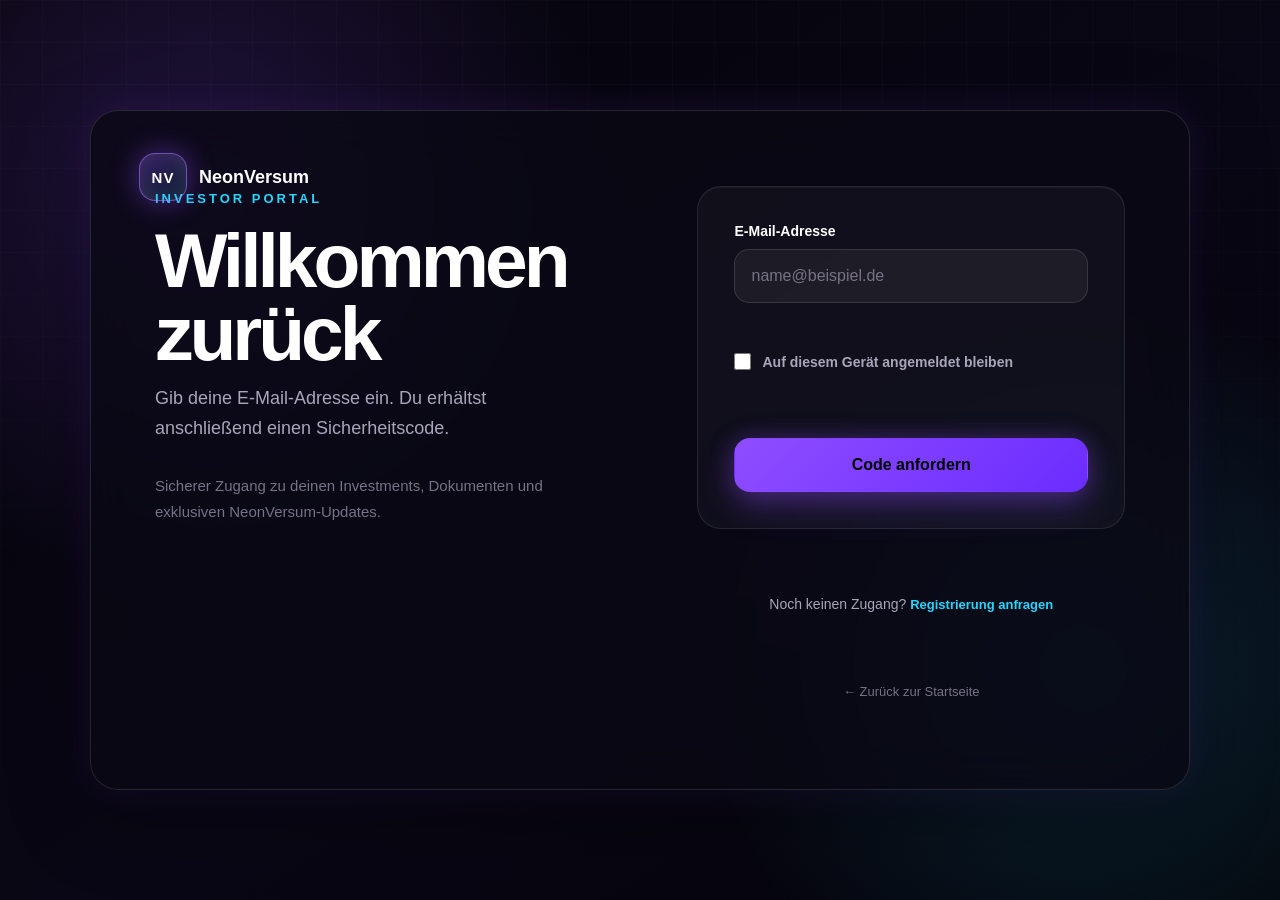
<file: pages/dashboard.html>
<!DOCTYPE html>
<html lang="de">

<head>
    <meta charset="UTF-8">

    <meta
        name="viewport"
        content="width=device-width, initial-scale=1.0, viewport-fit=cover"
    >

    <meta
        name="theme-color"
        content="#050713"
    >

    <script>
        const isLoggedIn =
            sessionStorage.getItem("nvLoggedIn") === "true" ||
            localStorage.getItem("nvLoggedIn") === "true";

        if (!isLoggedIn) {
            window.location.replace("login.html");
        }
    </script>

    <title>NeonVersum – Mission Dashboard</title>

    <link
        rel="stylesheet"
        href="../css/dashboard.css?v=112"
    >
</head>

<body>

    <a
        href="mission-control.html"
        style="
            position:fixed;
            top:20px;
            left:20px;
            z-index:2147483647;
            padding:12px 22px;
            background:rgba(10,10,20,0.95);
            color:#ffffff;
            border:1px solid rgba(188,72,255,.45);
            border-radius:999px;
            font-size:14px;
            font-weight:600;
            text-decoration:none;
            cursor:pointer;
            box-shadow:0 0 18px rgba(188,72,255,.16);
        "
    >
        ← Mission Control
    </a>

    <main class="dashboard">

        <header class="dashboard-header">

            <img
                src="../images/PNG LOGO.png"
                alt="NeonVersum"
                class="dashboard-logo"
            >

            <h1>MISSION DASHBOARD</h1>

            <p class="dashboard-welcome">
                Willkommen zurück,
                <span id="dashboard-user-name">
                    Investor
                </span>
                👋
            </p>

            <p
                id="dashboard-status"
                class="dashboard-welcome"
                aria-live="polite"
            >
                Investor-Daten werden geladen...
            </p>

        </header>

        <section class="dashboard-content">

    <!-- PORTFOLIOWERT -->

    <article class="card portfolio-card">

        <div class="portfolio-content">

            <span class="card-eyebrow">
                💎 Dein Portfolio
            </span>

            <strong
                class="portfolio-value"
                id="portfolio-value"
            >
                —
            </strong>

            <span class="portfolio-label">
                <div
    style="
        margin-top:16px;
        color:#9ba6c9;
        font-size:17px;
    "
>
    Investiert:
    <strong
        id="portfolio-invested"
        style="
            color:#ffffff;
            font-weight:700;
        "
    >
        —
    </strong>
</div>

                <div
    style="
        margin-top:16px;
        color:#9ba6c9;
        font-size:17px;
    "
>
    Geplanter Zielwert*:
    <strong
        id="portfolio-target-value"
        style="
            color:#48ff83;
            font-weight:700;
        "
    >
        —
    </strong>

    <div
        style="
            margin-top:5px;
            color:#6f7899;
            font-size:11px;
        "
    >
        *bei Erreichen der Unternehmensziele
    </div>
</div>
                
            </span>

<span
    style="
        margin-top:18px;
        color:#9ba6c9;
        font-size:15px;
        font-weight:700;
        text-transform:uppercase;
        letter-spacing:1px;
    "
>
    Wertzuwachs
</span>
            
            <div
                id="value-increase"
                style="
                    margin-top:18px;
                    color:#48ff83;
                    font-size:24px;
                    font-weight:800;
                "
            >
                —
            </div>

            <div
                id="value-increase-percent"
                style="
                    margin-top:6px;
                    color:#48ff83;
                    font-size:17px;
                    font-weight:700;
                "
            >
                —
            </div>

        </div>

        <div
            class="portfolio-orb"
            aria-hidden="true"
        >
            <span class="orb-ring orb-ring-one"></span>
            <span class="orb-ring orb-ring-two"></span>

            <span class="orb-wave">
                <i></i>
                <i></i>
                <i></i>
                <i></i>
                <i></i>
                <i></i>
                <i></i>
            </span>
        </div>

    </article>

    <!-- INVESTOR-ID -->

    <article class="news-card">

        <div class="news-left">

            <div
                class="news-icon"
                aria-hidden="true"
            >
                ◇
            </div>

            <div class="news-copy">

                <strong class="news-title">
                    Investor-ID
                </strong>

                <span
                    class="news-update"
                    id="investor-id"
                >
                    —
                </span>

            </div>

        </div>

        <div class="news-right">

            <span class="news-badge">
                VERIFIZIERT
            </span>

        </div>

    </article>

    <!-- TOKENBESTAND UND TOKENPREIS -->

    <div class="dashboard-row">

        <article class="card token-card">

            <div class="card-icon token-icon">
                ◒
            </div>

            <span class="card-eyebrow">
                Tokenbestand
            </span>

            <strong
                class="small-card-value"
                id="token-balance"
            >
                —
            </strong>

            <span class="positive-badge">
                NV Token
            </span>

            <div
                class="token-chart"
                aria-hidden="true"
            >
                <span></span>
                <span></span>
                <span></span>
                <span></span>
                <span></span>
                <span></span>
            </div>

        </article>

        <article class="card holder-card">

            <div class="card-icon holder-icon">
                €
            </div>

            <span class="card-eyebrow">
                Aktueller Tokenpreis
            </span>

            <strong
                class="holder-rank"
                id="current-token-price"
            >
                —
            </strong>

            <span class="holder-position">
                Aktive Phase
            </span>

            <div
                class="holder-emblem"
                aria-hidden="true"
            >
                <span class="emblem-core">
                    NV
                </span>
            </div>

        </article>

    </div>

    <!-- INVESTMENT UND STATUS -->

    <div class="dashboard-row">

        <article class="card token-card">

            <div class="card-icon token-icon">
                €
            </div>

            <span class="card-eyebrow">
                Investierter Betrag
            </span>

            <strong
                class="small-card-value"
                id="invested-amount"
            >
                —
            </strong>

            <span class="positive-badge">
                Gesamteinzahlung
            </span>

        </article>

        <article class="card holder-card">

            <div class="card-icon holder-icon">
                ◈
            </div>

            <span class="card-eyebrow">
                Investor-Status
            </span>

            <strong
                class="holder-rank"
                id="investor-status"
            >
                —
            </strong>

            <span class="holder-position">
                NeonVersum Investor
            </span>

            <div
                class="holder-emblem"
                aria-hidden="true"
            >
                <span class="emblem-core">
                    NV
                </span>
            </div>

        </article>

    </div>

    <!-- REFERRAL -->

    <article class="card phase-card">

        <div class="phase-main">

            <span class="card-eyebrow">
                Persönlicher Referral-Code
            </span>

            <strong
                class="phase-title"
                id="referral-code"
            >
                —
            </strong>

            <span class="phase-date">
                Für persönliche Einladungen
            </span>

        </div>

        <div class="phase-status">

            <span class="phase-status-label">
                Status
            </span>

            <strong class="phase-countdown">
                Aktiv
            </strong>

        </div>

    </article>

    <!-- KAUFHISTORIE -->

<details
    class="card"
    style="
        overflow:hidden;
    "
>
    <summary
        style="
            cursor:pointer;
            list-style:none;
            display:flex;
            justify-content:space-between;
            align-items:center;
            gap:16px;
            font-weight:800;
            user-select:none;
        "
    >
        <span class="card-eyebrow">
            Meine Käufe
        </span>

        <span
            style="
                color:#48ff83;
                font-size:22px;
            "
        >
            ⌄
        </span>
    </summary>

    <p
        style="
            margin:18px 0 0;
            color:#9ba6c9;
            font-size:16px;
            line-height:1.6;
        "
    >
        Deine einzelnen Tokenkäufe mit Datum, Phase,
        Preis und Betrag werden hier angezeigt.
    </p>

    <div
        id="purchase-history-list"
        style="
            margin-top:22px;
            display:grid;
            gap:16px;
        "
    >
        <div
            style="
                padding:18px;
                border:1px solid rgba(255,255,255,0.10);
                border-radius:18px;
                color:#9ba6c9;
                text-align:center;
            "
        >
            Kaufhistorie wird geladen...
        </div>
    </div>

</details>
<a
    href="buy-tokens.html"
    class="mission-control-link"
>
    <span class="mission-control-icon">
        ◈
    </span>

    <span>
        Token kaufen
    </span>
</a>
    <a
        href="mission-control.html"
        class="mission-control-link"
    >
        <span class="mission-control-icon">
            ◉
        </span>

        <span>
            Zurück zur Mission Control
        </span>
    </a>

</section>

    </main>

    <script>
        const INVESTOR_API_URL =
            "https://neonversum-api.m-fehringer.workers.dev/investor";

        const PURCHASE_HISTORY_API_URL =
            "https://neonversum-api.m-fehringer.workers.dev/purchase-history";

        const readStoredValue = (key) => {
            return (
                sessionStorage.getItem(key) ||
                localStorage.getItem(key) ||
                ""
            );
        };

        const displayValue = (value) => {
            if (
                value === false ||
                value === null ||
                value === undefined ||
                String(value).trim() === ""
            ) {
                return "Noch nicht hinterlegt";
            }

            return String(value);
        };

        const formatInvestment = (value) => {
            if (
                value === false ||
                value === null ||
                value === undefined ||
                String(value).trim() === ""
            ) {
                return "Noch nicht hinterlegt";
            }

            const rawValue = String(value).trim();

            if (rawValue.includes("€")) {
                return rawValue;
            }

            const normalizedValue = rawValue
                .replace(/\./g, "")
                .replace(",", ".");

            const numberValue =
                Number(normalizedValue);

            if (Number.isFinite(numberValue)) {
                return new Intl.NumberFormat(
                    "de-AT",
                    {
                        style: "currency",
                        currency: "EUR",
                        minimumFractionDigits: 0,
                        maximumFractionDigits: 2
                    }
                ).format(numberValue);
            }

            return rawValue;
        };

const formatCurrency = (value) => {
    const numberValue =
        Number(value);

    if (!Number.isFinite(numberValue)) {
        return "Noch nicht hinterlegt";
    }

    return new Intl.NumberFormat(
        "de-AT",
        {
            style: "currency",
            currency: "EUR",
            minimumFractionDigits: 2,
            maximumFractionDigits: 2
        }
    ).format(numberValue);
};
        
        const setText = (id, value) => {
            const element =
                document.getElementById(id);

            if (element) {
                element.textContent = value;
            }
        };

const loadPurchaseHistory = async () => {

    const historyList =
        document.getElementById(
            "purchase-history-list"
        );

    if (!historyList) {
        return;
    }

    const email =
        readStoredValue("nvUserEmail") ||
        readStoredValue("nvRegisteredEmail");

    const investorId =
        readStoredValue("nvInvestorId");

    if (!email || !investorId) {
        historyList.innerHTML =
            "<div style='color:#9ba6c9;text-align:center;'>Kaufhistorie konnte nicht geladen werden.</div>";
        return;
    }

    try {

        const response =
            await fetch(
                PURCHASE_HISTORY_API_URL,
                {
                    method: "POST",
                    headers: {
                        "Content-Type":
                            "application/json"
                    },
                    body: JSON.stringify({
                        email,
                        investorId
                    })
                }
            );

        const result =
            await response.json();

        if (
            !response.ok ||
            !result.success
        ) {
            throw new Error(
                result.message ||
                "Kaufhistorie konnte nicht geladen werden."
            );
        }

        const hiddenPurchaseIds =
    JSON.parse(
        localStorage.getItem(
            "nvHiddenPurchaseIds"
        ) || "[]"
    );

const purchases =
    (
        Array.isArray(result.purchases)
            ? result.purchases
            : []
    ).filter(
        (purchase) =>
            !hiddenPurchaseIds.includes(
                String(purchase.id)
            )
    );

const portfolioTargetValue =
    purchases
        .filter(
            (purchase) =>
                purchase.x_studio_status ===
                "Token übertragen"
        )
        .reduce(
            (sum, purchase) => {

                const investment =
                    Number(
                        purchase.x_studio_investitionsbetrag ||
                        0
                    );

                const targetFactor =
                    Number(
                        purchase.x_studio_ziel_faktor_1 ||
                        0
                    );

                return (
                    sum +
                    (
                        investment *
                        targetFactor
                    )
                );

            },
            0
        );

setText(
    "portfolio-target-value",
    formatCurrency(
        portfolioTargetValue
    )
);

if (purchases.length === 0) {

    historyList.innerHTML =
        "<div style='padding:18px;border:1px solid rgba(255,255,255,.10);border-radius:18px;color:#9ba6c9;text-align:center;'>Noch keine Kaufanfragen vorhanden.</div>";

    return;
}

historyList.innerHTML =
    purchases
        .map((purchase) => {

            const paymentMethod =
                purchase.x_studio_zahlungsart ||
                "EUR";

            const currencyLabel =
                paymentMethod === "USDC"
                    ? " USDC"
                    : " €";

            const investment =
                Number(
                    purchase.x_studio_investitionsbetrag ||
                    0
                ).toLocaleString(
                    "de-AT",
                    {
                        minimumFractionDigits: 2,
                        maximumFractionDigits: 2
                    }
                ) + currencyLabel;

            const total =
                Number(
                    purchase.x_studio_gesamtbetrag ||
                    0
                ).toLocaleString(
                    "de-AT",
                    {
                        minimumFractionDigits: 2,
                        maximumFractionDigits: 2
                    }
                ) + currencyLabel;

                    const tokens =
                        Number(
                            purchase.x_studio_tokenanzahl ||
                            0
                        ).toLocaleString(
                            "de-AT",
                            {
                                maximumFractionDigits: 2
                            }
                        );

                    const rawDate =
    String(
        purchase.x_studio_kaufdatum ||
        ""
    ).trim();

let formattedDate = "—";

if (rawDate) {

    const utcDate =
        new Date(
            rawDate
                .replace(" ", "T") +
            "Z"
        );

    if (!Number.isNaN(utcDate.getTime())) {

        const datePart =
            new Intl.DateTimeFormat(
                "de-AT",
                {
                    timeZone: "Europe/Vienna",
                    day: "2-digit",
                    month: "2-digit",
                    year: "numeric"
                }
            ).format(utcDate);

        const timePart =
            new Intl.DateTimeFormat(
                "de-AT",
                {
                    timeZone: "Europe/Vienna",
                    hour: "2-digit",
                    minute: "2-digit",
                    hour12: false
                }
            ).format(utcDate);

        formattedDate =
            `${datePart} · ${timePart} Uhr`;
    }
}

                    const status =
                        purchase.x_studio_status ||
                        "—";

                    const statusColor =
                        status === "Storniert"
                            ? "#ff7676"
                            : status === "Zahlung ausstehend"
                                ? "#ffd34d"
                                : "#48ff83";

                    return `
                        <div
                            data-purchase-id="${purchase.id}"
                            style="
                                padding:20px;
                                border:1px solid rgba(255,255,255,.12);
                                border-radius:18px;
                                background:rgba(5,7,20,.55);
                            "
                        >
                            <div
                                style="
                                    display:flex;
                                    justify-content:space-between;
                                    gap:16px;
                                    align-items:flex-start;
                                "
                            >
                                <div>
                                    <strong
                                        style="
                                            display:block;
                                            color:white;
                                            font-size:18px;
                                        "
                                    >
                                        ${purchase.x_studio_phase || "Tokenkauf"}
                                    </strong>

                                    <span
                                        style="
                                            display:block;
                                            margin-top:6px;
                                            color:#9ba6c9;
                                            font-size:14px;
                                        "
                                    >
                                        ${formattedDate}
                                    </span>
                                </div>

                                <strong
                                    style="
                                        color:${statusColor};
                                        font-size:14px;
                                        text-align:right;
                                    "
                                >
                                    ${status}
                                </strong>
                            </div>

                            <div
                                style="
                                    display:grid;
                                    grid-template-columns:repeat(2,minmax(0,1fr));
                                    gap:12px;
                                    margin-top:18px;
                                "
                            >
                                <div>
                                    <span style="color:#9ba6c9;font-size:13px;">
                                        Token
                                    </span>

                                    <strong
                                        style="
                                            display:block;
                                            margin-top:4px;
                                            color:white;
                                        "
                                    >
                                        ${tokens}
                                    </strong>
                                </div>

                                <div>
                                    <span style="color:#9ba6c9;font-size:13px;">
                                        Zahlungsart
                                    </span>

                                    <strong
                                        style="
                                            display:block;
                                            margin-top:4px;
                                            color:white;
                                        "
                                    >
                                        ${paymentMethod}
                                    </strong>
                                </div>

                                <div>
                                    <span style="color:#9ba6c9;font-size:13px;">
                                        Investition
                                    </span>

                                    <strong
                                        style="
                                            display:block;
                                            margin-top:4px;
                                            color:white;
                                        "
                                    >
                                        ${investment}
                                    </strong>
                                </div>

                                <div>
                                    <span style="color:#9ba6c9;font-size:13px;">
                                        Gesamtbetrag
                                    </span>

                                    <strong
                                        style="
                                            display:block;
                                            margin-top:4px;
                                            color:white;
                                        "
                                    >
                                        ${total}
                                    </strong>
                                                                </div>
                            </div>

                            ${
                                status === "Zahlung ausstehend"
                                    ? `
                                        <button
                                            type="button"
                                            class="cancel-history-purchase"
                                            data-purchase-id="${purchase.id}"
                                            style="
                                                width:100%;
                                                margin-top:20px;
                                                padding:14px 18px;
                                                border:1px solid rgba(255,90,90,.55);
                                                border-radius:14px;
                                                background:rgba(255,90,90,.08);
                                                color:#ff7676;
                                                font-weight:800;
                                                cursor:pointer;
                                            "
                                        >
                                            Anfrage stornieren
                                        </button>
                                    `
                                    : ""
                            }

                        </div>
                    `;
                })
                .join("");

historyList
    .querySelectorAll(
        ".cancel-history-purchase"
    )
    .forEach((button) => {

        button.addEventListener(
            "click",
            async () => {

                const confirmed =
                    confirm(
                        "Möchtest du diese Kaufanfrage wirklich stornieren?"
                    );

                if (!confirmed) {
                    return;
                }

                const purchaseId =
                    Number(
                        button.dataset.purchaseId || 0
                    );

                if (!purchaseId) {
                    alert(
                        "Die Kaufanfrage konnte nicht eindeutig gefunden werden."
                    );
                    return;
                }

                button.disabled = true;
                button.textContent =
                    "Wird storniert...";

                try {

                    const response =
                        await fetch(
                            "https://neonversum-api.m-fehringer.workers.dev/cancel-purchase",
                            {
                                method: "POST",
                                headers: {
                                    "Content-Type":
                                        "application/json"
                                },
                                body: JSON.stringify({
                                    purchaseId,
                                    email,
                                    investorId
                                })
                            }
                        );

                    const result =
                        await response.json();

                    if (
                        !response.ok ||
                        !result.success
                    ) {
                        throw new Error(
                            result.message ||
                            "Die Kaufanfrage konnte nicht storniert werden."
                        );
                    }

                    await loadPurchaseHistory();

                } catch (error) {

                    alert(
                        error.message ||
                        "Beim Stornieren ist ein Fehler aufgetreten."
                    );

                    button.disabled = false;
                    button.textContent =
                        "Anfrage stornieren";
                }
            }
        );
    });
        
    } catch (error) {

        console.error(
            "Kaufhistorie-Fehler:",
            error
        );

        historyList.innerHTML =
            "<div style='padding:18px;border:1px solid rgba(255,118,118,.25);border-radius:18px;color:#ff7676;text-align:center;'>Kaufhistorie konnte nicht geladen werden.</div>";
    }
};
        
        const loadInvestorDashboard = async () => {
            const email =
    readStoredValue("nvUserEmail") ||
    readStoredValue("nvRegisteredEmail");

            const storedName =
                readStoredValue("nvUserName");

            if (storedName) {
                setText(
                    "dashboard-user-name",
                    storedName
                );
            }

            if (!email) {
                setText(
                    "dashboard-status",
                    "Die angemeldete E-Mail-Adresse wurde nicht gefunden."
                );

                return;
            }

            try {
                const response = await fetch(
                    INVESTOR_API_URL,
                    {
                        method: "POST",
                        headers: {
                            "Content-Type":
                                "application/json"
                        },
                        body: JSON.stringify({
                            email
                        })
                    }
                );

                let result;

                try {
                    result =
                        await response.json();
                } catch {
                    throw new Error(
                        "Die Serverantwort konnte nicht verarbeitet werden."
                    );
                }

                if (!response.ok || !result.success) {
                    throw new Error(
                        result.message ||
                        "Die Investor-Daten konnten nicht geladen werden."
                    );
                }

                const investor =
                    result.investor;

                const portfolio =
                    result.portfolio || {};
                
                const fullName =
                    displayValue(investor.name);

                setText(
                    "dashboard-user-name",
                    fullName
                );

                setText(
    "portfolio-value",
    formatCurrency(
        portfolio.currentPortfolioValue
    )
);

setText(
    "portfolio-invested",
    formatCurrency(
        portfolio.investmentAmount
    )
);
                
setText(
    "current-token-price",
    formatCurrency(
        portfolio.currentTokenPrice
    )
);

setText(
    "token-balance",
    new Intl.NumberFormat(
        "de-AT",
        {
            maximumFractionDigits: 0
        }
    ).format(
        Number(portfolio.tokenBalance)
    )
);

setText(
    "invested-amount",
    formatCurrency(
        portfolio.investmentAmount
    )
);
                
                setText(
    "value-increase",
    "+" +
    formatCurrency(
        portfolio.valueIncrease
    )
);

    setText(
    "value-increase-percent",
    "+" +
    Number(
        portfolio.valueIncreasePercent
    ).toFixed(2)
        .replace(".", ",") +
    " %"
);
                
                setText(
                    "investor-id",
                    displayValue(
                        investor.x_studio_investor_id
                    )
                );

                setText(
                    "investor-status",
                    displayValue(
                        investor.x_studio_investor_status
                    )
                );

                setText(
                    "token-balance",
                    displayValue(
                        investor.x_studio_token_bestand
                    )
                );

                setText(
                    "invested-amount",
                    formatInvestment(
                        investor.x_studio_investierter_betrag
                    )
                );

                setText(
                    "referral-code",
                    displayValue(
                        investor.x_studio_referral_code
                    )
                );

                setText(
                    "dashboard-status",
                    "Deine Daten wurden aktuell aus Odoo geladen."
                );

            } catch (error) {
                console.error(
                    "Dashboard-Fehler:",
                    error
                );

                setText(
                    "dashboard-status",
                    error.message ||
                    "Die Investor-Daten konnten nicht geladen werden."
                );
            }
        };

        loadInvestorDashboard();
        loadPurchaseHistory();
    </script>

</body>

</html>
</file>
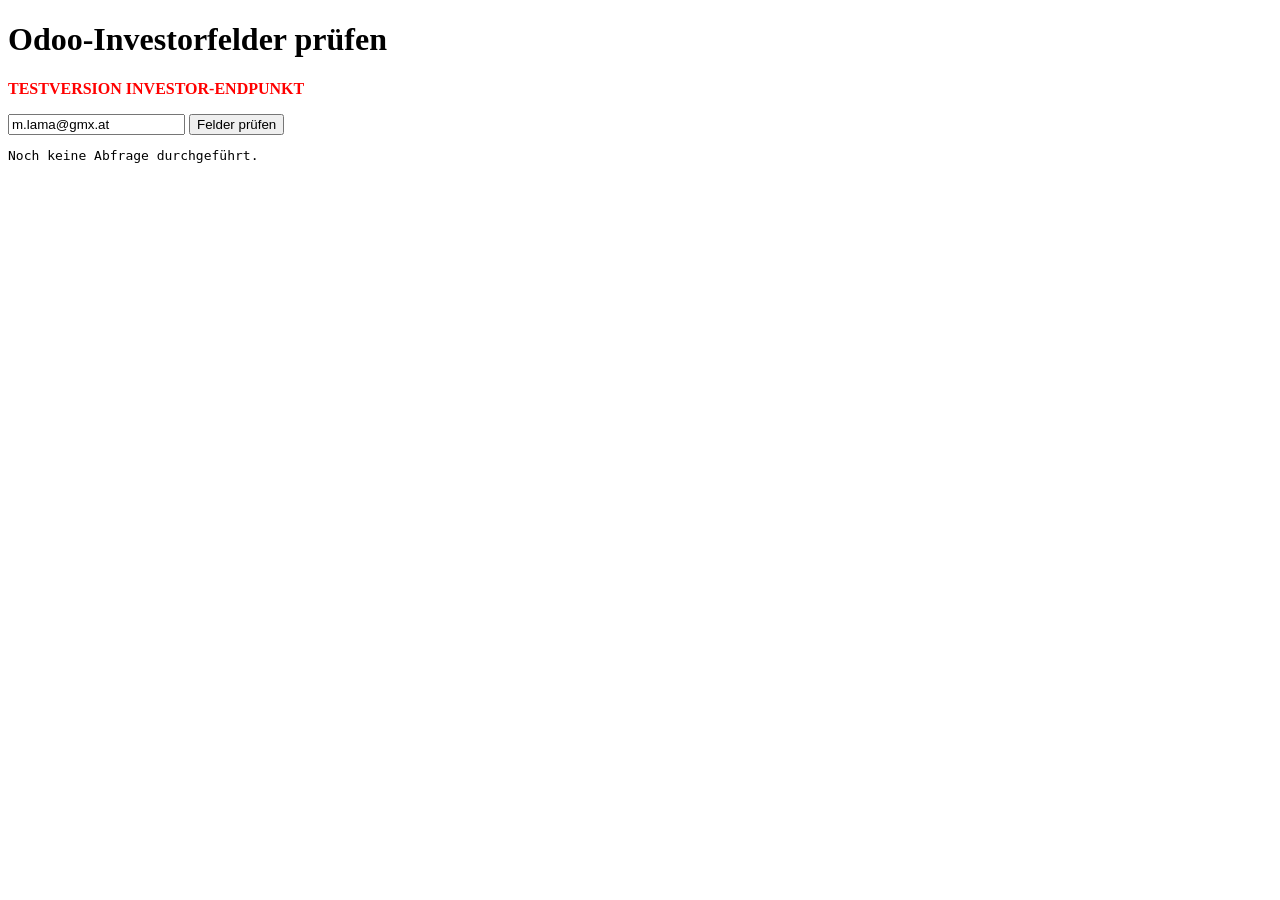
<file: pages/debug-investor.html>
<!DOCTYPE html>
<html lang="de">

<head>
    <meta charset="UTF-8">

    <meta
        name="viewport"
        content="width=device-width, initial-scale=1.0"
    >

    <title>Investor-Felder prüfen</title>
</head>

<body>

    <h1>Odoo-Investorfelder prüfen</h1>

<p style="color:red;font-weight:bold;">
    TESTVERSION INVESTOR-ENDPUNKT
</p>
    
    <input
        id="email"
        type="email"
        value="m.lama@gmx.at"
        placeholder="E-Mail-Adresse"
    >

    <button
        id="check-button"
        type="button"
    >
        Felder prüfen
    </button>

    <pre id="result">
Noch keine Abfrage durchgeführt.
    </pre>

    <script>
    const button =
        document.getElementById("check-button");

    const emailInput =
        document.getElementById("email");

    const resultElement =
        document.getElementById("result");

    button.addEventListener(
        "click",
        async () => {
            resultElement.textContent =
                "Investor-Daten werden geladen...";

            try {
                const response = await fetch(
    "https://neonversum-api.m-fehringer.workers.dev/investor",
    {
        method: "POST",
        headers: {
            "Content-Type": "application/json"
        },
        body: JSON.stringify({
            email:
                emailInput.value
                    .trim()
                    .toLowerCase()
        })
    }
);

                const result =
                    await response.json();

                resultElement.textContent =
                    JSON.stringify(
                        result,
                        null,
                        2
                    );
            } catch (error) {
                resultElement.textContent =
                    `Fehler: ${error.message}`;
            }
        }
    );
</script>

</body>

</html>
</file>
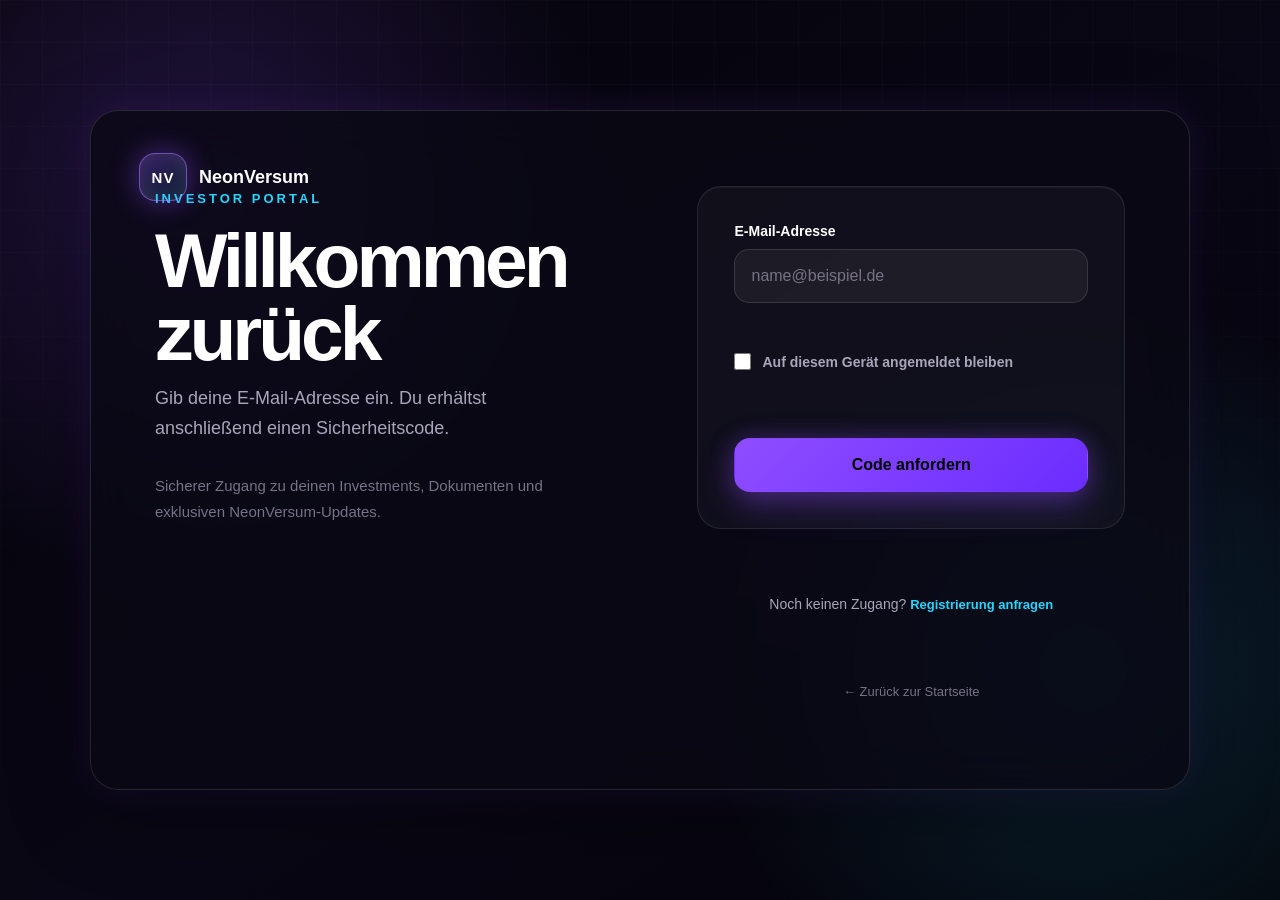
<file: pages/documents.html>
<!DOCTYPE html>
<html lang="de">

<head>

    <meta charset="UTF-8">

    <meta
        name="viewport"
        content="width=device-width, initial-scale=1.0">

    <title>Dokumente | NeonVersum</title>

    <link
    rel="stylesheet"
    href="../css/dashboard.css?v=112">

<link
    rel="stylesheet"
    href="../css/documents.css?v=6">

</head>

<script>
document.addEventListener("DOMContentLoaded", () => {
    const searchInput = document.getElementById("documentSearch");
    const documentRows = document.querySelectorAll(".document-row");

    if (!searchInput) {
        return;
    }

    searchInput.addEventListener("input", () => {
        const searchTerm = searchInput.value
            .trim()
            .toLowerCase();

        documentRows.forEach((row) => {
            const rowText = row.textContent.toLowerCase();

            row.style.display = rowText.includes(searchTerm)
                ? ""
                : "none";
        });
    });
});
</script>
    
<body>

<script>
if (sessionStorage.getItem("nvLoggedIn") !== "true") {
    window.location.replace("login.html");
}
</script>

<main class="dashboard">

    <header class="dashboard-header">

        <img
            src="../images/PNG LOGO.png"
            alt="NeonVersum"
            class="dashboard-logo">

        <h1>DOKUMENTE</h1>

        <p class="dashboard-welcome">
            Hier findest du künftig alle deine Dokumente.
        </p>

    </header>

    <section class="dashboard-content">

    <article class="card portfolio-card">

        <div class="portfolio-content">

            <h2 class="documents-title">
    Dokumenten-Center
</h2>

<p class="documents-subtitle">
    Alle persönlichen Dokumente werden automatisch erstellt,
    sicher gespeichert und stehen dir jederzeit zum Download bereit.
</p>

            <article class="card portfolio-card document-center">

    <div class="portfolio-content">

        <div class="document-search">

    <input
        id="documentSearch"
        type="search"
        placeholder="Dokument suchen..."
        autocomplete="off"
        aria-label="Dokument suchen">

</div>

        <div class="document-table">

            <div class="document-row">

    <div class="document-info">
        <strong>📄 Investitionsvertrag</strong>
        <small>Vertrag · Verfügbar</small>
    </div>

    <a
        class="document-download"
        href="#"
        aria-label="Investitionsvertrag herunterladen">

        Download

    </a>

</div>

            <div class="document-row">

    <div class="document-info">
        <strong>📄 Beteiligungsbestätigung</strong>
        <small>Bestätigung · Verfügbar</small>
    </div>

    <a
        class="document-download"
        href="#"
        aria-label="Beteiligungsbestätigung herunterladen">

        Download

    </a>

</div>

            <div class="document-row">

    <div class="document-info">
        <strong>📄 Rechnungen</strong>
        <small>Finanzen · Verfügbar</small>
    </div>

    <a
        class="document-download"
        href="#"
        aria-label="Rechnungen herunterladen">

        Download

    </a>

</div>

            <<div class="document-row">

    <div class="document-info">
        <strong>📄 Holder-Nachweise</strong>
        <small>Nachweise · Verfügbar</small>
    </div>

    <a
        class="document-download"
        href="#"
        aria-label="Holder-Nachweise herunterladen">

        Download

    </a>

</div>

            <div class="document-row">

    <div class="document-info">
        <strong>📄 Steuerdokumente</strong>
        <small>Steuern · Verfügbar</small>
    </div>

    <a
        class="document-download"
        href="#"
        aria-label="Steuerdokumente herunterladen">

        Download

    </a>

</div>

        </div>

    </div>

</article>

    <a
        href="mission-control.html"
        class="mission-control-link">

        <span class="mission-control-icon">
            ◉
        </span>

        <span>
            Zurück zur Mission Control
        </span>

    </a>

</section>

</main>

</body>

</html>
</file>
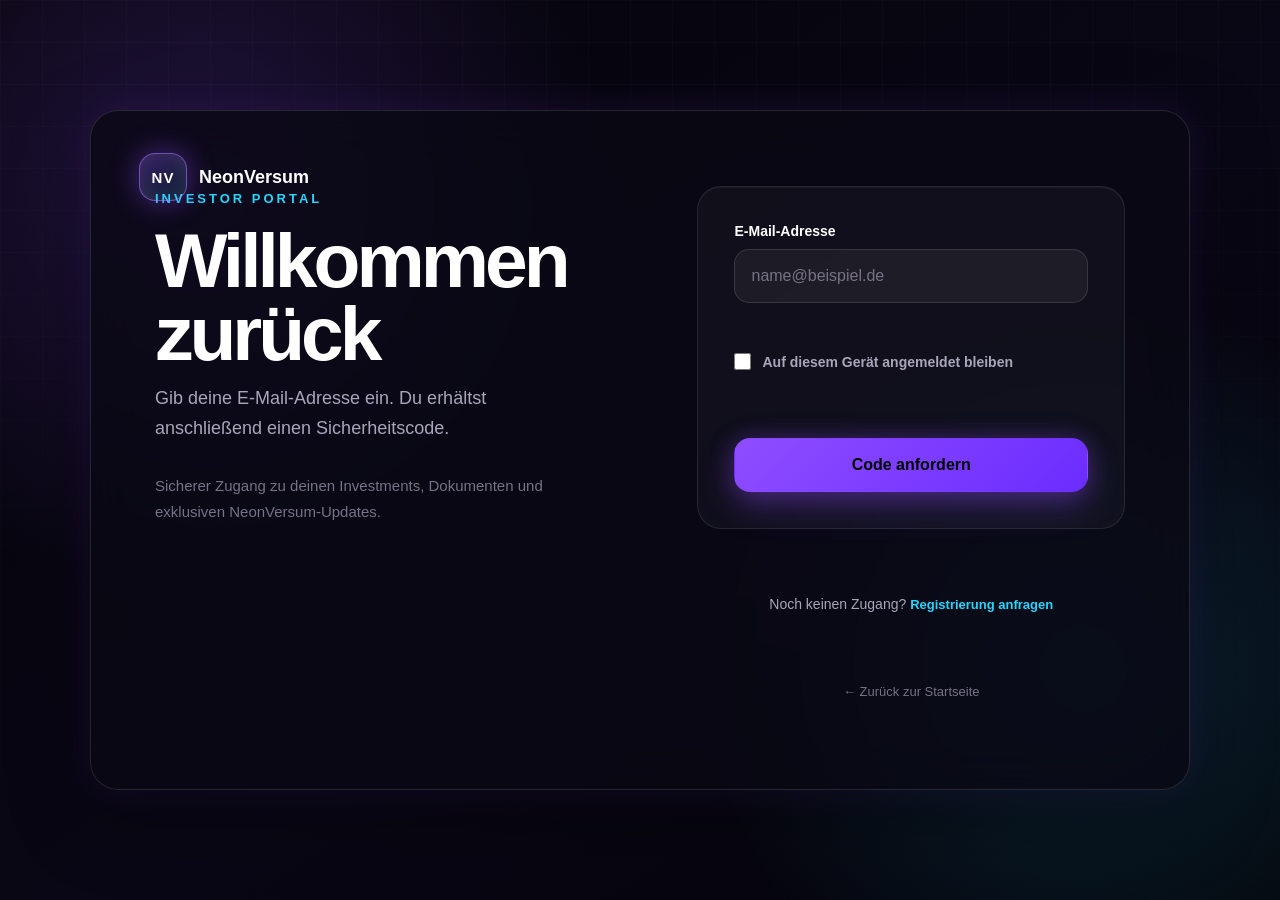
<file: pages/investments.html>
<!DOCTYPE html>
<html lang="de">

<head>

    <meta charset="UTF-8">

    <meta
        name="viewport"
        content="width=device-width, initial-scale=1.0">

    <title>Investments | NeonVersum</title>

    <link
        rel="stylesheet"
        href="../css/dashboard.css?v=112">

</head>

<body>

<script>
if (sessionStorage.getItem("nvLoggedIn") !== "true") {
    window.location.replace("login.html");
}
</script>
    
    <main class="dashboard">

        <header class="dashboard-header">

            <img
                src="../images/PNG LOGO.png"
                alt="NeonVersum"
                class="dashboard-logo">

            <h1>INVESTMENTS</h1>

            <p class="dashboard-welcome">
                Hier findest du künftig alle deine Investments.
            </p>

        </header>

        <section class="dashboard-content">

            <article class="card portfolio-card">

                <div class="portfolio-content">

                    <span class="card-eyebrow">
                        Coming Soon
                    </span>

                    <strong class="portfolio-value">
                        Investments
                    </strong>

                    <span class="portfolio-label">
                        Diese Seite wird aktuell entwickelt.
                    </span>

                </div>

            </article>

            <a
                href="mission-control.html"
                class="mission-control-link">

                <span class="mission-control-icon">
                    ◉
                </span>

                <span>
                    Zurück zur Mission Control
                </span>

            </a>

        </section>

    </main>

</body>

</html>
</file>
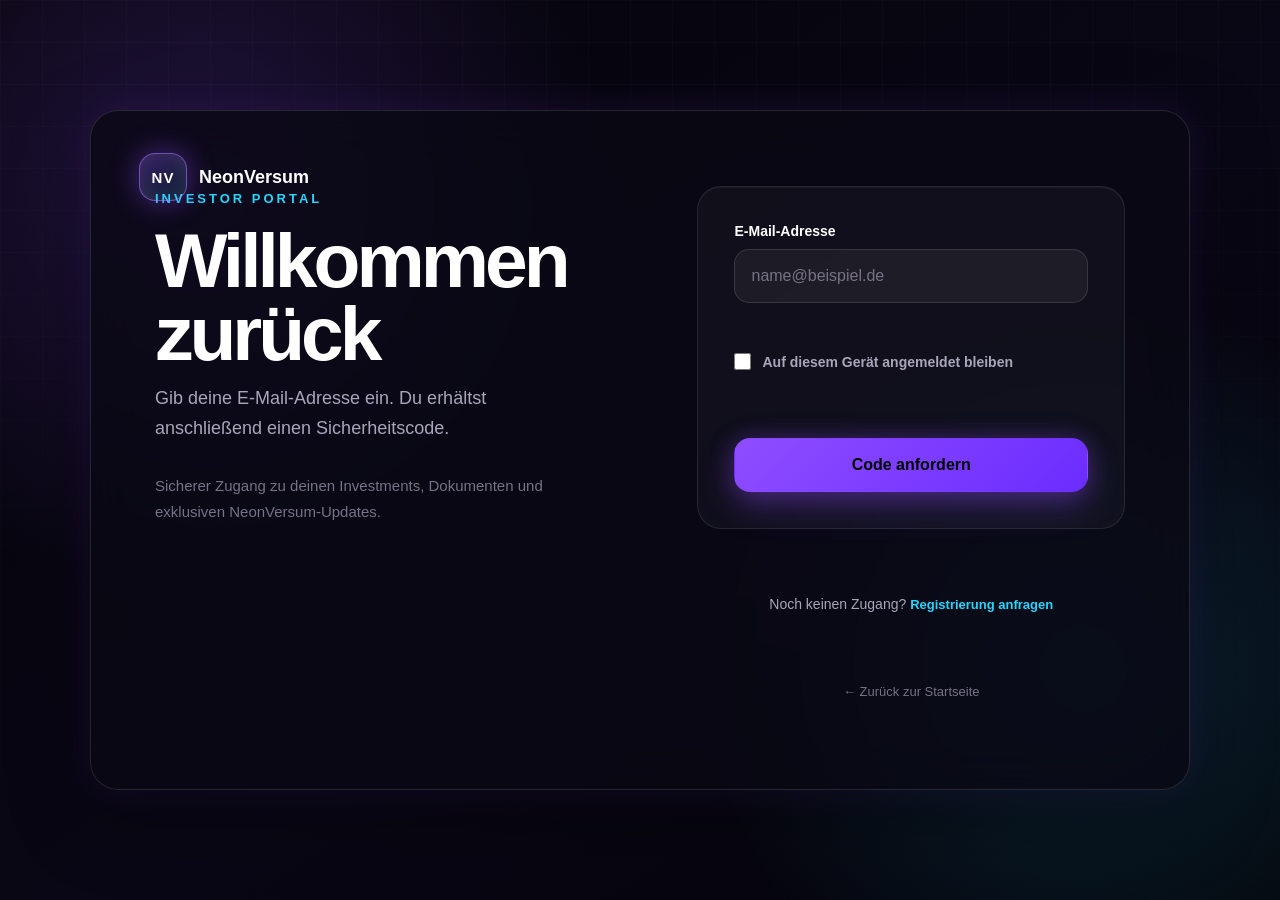
<file: pages/login.html>
<!DOCTYPE html>
<html lang="de">

<head>
    <meta charset="UTF-8">

    <meta
        name="viewport"
        content="width=device-width, initial-scale=1.0"
    >

    <meta
        name="description"
        content="Login zum NeonVersum Investor Portal."
    >

    <title>Login | NeonVersum Investor Portal</title>

    <link rel="stylesheet" href="../css/app.css">
</head>

<body>

    <main class="auth-page">

        <section class="auth-card">

            <a class="auth-brand" href="../index.html">
                <span class="brand-icon">NV</span>
                <span>NeonVersum</span>
            </a>

            <div class="auth-heading">

                <p class="eyebrow">
                    Investor Portal
                </p>

                <h1 class="auth-title">
                    Willkommen zurück
                </h1>

                <p class="auth-description">
                    Gib deine E-Mail-Adresse ein.
                    Du erhältst anschließend einen Sicherheitscode.
                </p>

            </div>

            <form
                class="auth-form"
                id="login-form"
                novalidate
            >

                <div class="form-group">

                    <label for="email">
                        E-Mail-Adresse
                    </label>

                    <input
                        id="email"
                        name="email"
                        type="email"
                        placeholder="name@beispiel.de"
                        autocomplete="email"
                        required
                    >

                    <p
                        class="form-error"
                        id="email-error"
                    ></p>

                </div>

                <label class="checkbox-row">

                    <input
                        name="remember"
                        type="checkbox"
                    >

                    <span>
                        Auf diesem Gerät angemeldet bleiben
                    </span>

                </label>

                <p
                    class="form-status"
                    id="form-status"
                    aria-live="polite"
                ></p>

                <button
                    class="button button-primary auth-submit"
                    id="login-button"
                    type="submit"
                >
                    <span class="button-text">
                        Code anfordern
                    </span>

                    <span
                        class="button-loader"
                        aria-hidden="true"
                    ></span>
                </button>

            </form>

            <p class="auth-footer">

                Noch keinen Zugang?

                <a
                    class="text-link"
                    href="register.html"
                >
                    Registrierung anfragen
                </a>

            </p>

            <a
                class="back-link"
                href="../index.html"
            >
                ← Zurück zur Startseite
            </a>

        </section>

    </main>

    <script src="../js/app.js?v=15"></script>

</body>

</html>
</file>
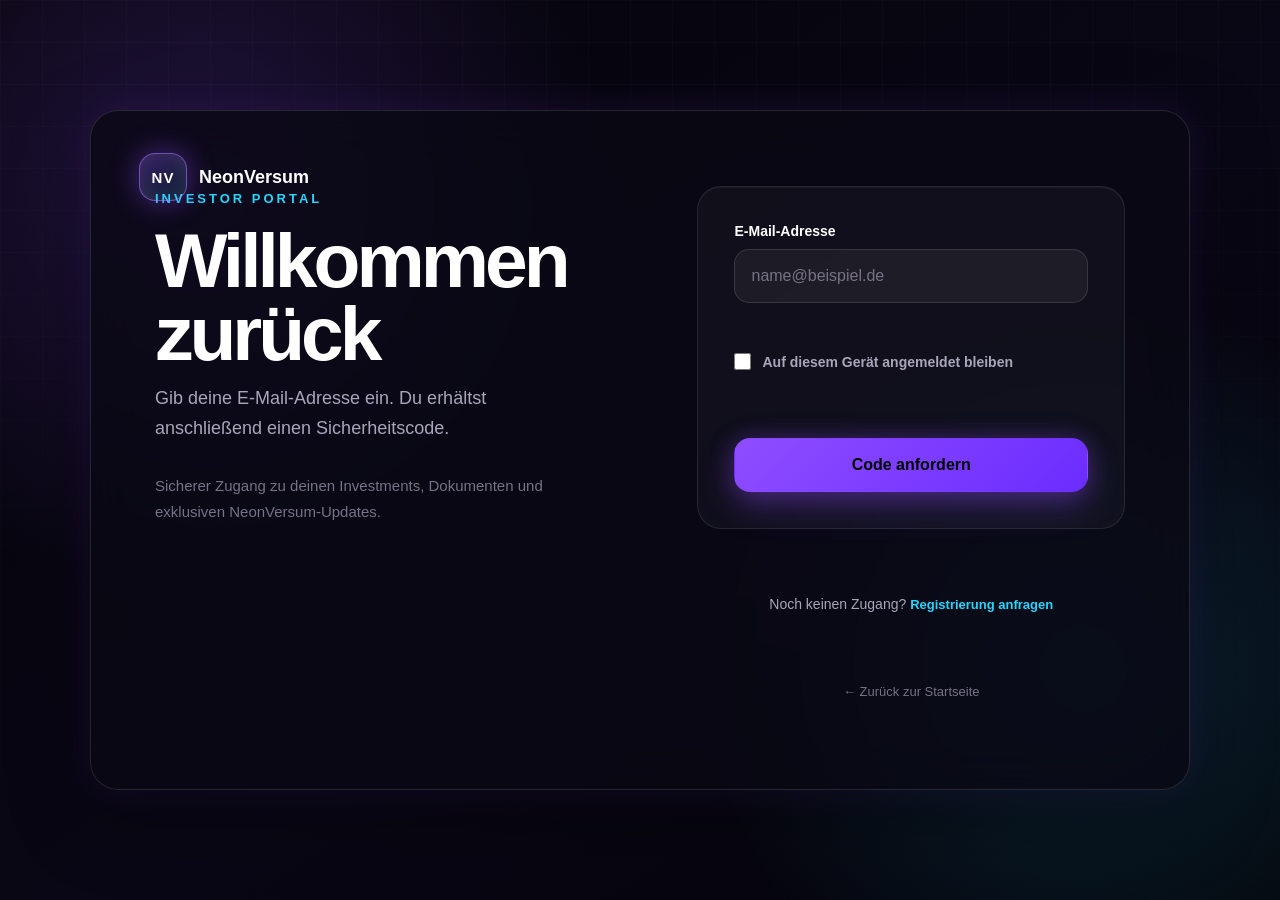
<file: pages/masters.html>
<!DOCTYPE html>
<html lang="de">

<head>

<meta charset="UTF-8">

<meta
    name="viewport"
    content="width=device-width, initial-scale=1.0"
>

<script>
const isLoggedIn =
    sessionStorage.getItem("nvLoggedIn") === "true" ||
    localStorage.getItem("nvLoggedIn") === "true";

const mastersAccess =
    sessionStorage.getItem("nvMastersAccess") ||
    localStorage.getItem("nvMastersAccess");

if (!isLoggedIn) {
    window.location.replace("login.html");
}

if (mastersAccess !== "true") {
    window.location.replace("mission-control.html");
}
</script>

<title>Masters | NeonVersum</title>

<link
    rel="stylesheet"
    href="../css/app.css?v=40"
>

<style>

* {
    box-sizing:border-box;
}

body {
    margin:0;
    min-height:100vh;
    font-family:Arial,sans-serif;
    color:#ffffff;
    background:
        radial-gradient(
            circle at 20% 10%,
            rgba(37,221,255,.10),
            transparent 32%
        ),
        radial-gradient(
            circle at 80% 20%,
            rgba(194,92,255,.14),
            transparent 34%
        ),
        #050714;
}

.masters-shell {
    width:min(1180px, calc(100% - 32px));
    margin:0 auto;
    padding:100px 0 60px;
}

.masters-topbar {
    position:fixed;
    top:0;
    left:0;
    right:0;
    z-index:1000;
    min-height:72px;
    display:flex;
    align-items:center;
    justify-content:space-between;
    gap:16px;
    padding:14px 20px;
    background:rgba(5,7,20,.88);
    border-bottom:1px solid rgba(255,255,255,.08);
    backdrop-filter:blur(14px);
}

.topbar-link,
.topbar-button {
    display:inline-flex;
    align-items:center;
    justify-content:center;
    min-height:42px;
    padding:10px 18px;
    border-radius:999px;
    font-size:14px;
    font-weight:700;
    text-decoration:none;
}

.topbar-link {
    color:#ffffff;
    border:1px solid rgba(72,255,131,.40);
    background:rgba(72,255,131,.06);
}

.topbar-button {
    color:#ffffff;
    border:1px solid rgba(255,255,255,.25);
    background:rgba(10,10,20,.95);
    cursor:pointer;
}

.masters-hero {
    padding:34px;
    border:1px solid rgba(194,92,255,.35);
    border-radius:28px;
    background:rgba(10,12,30,.82);
    box-shadow:
        0 20px 80px rgba(0,0,0,.28),
        0 0 50px rgba(194,92,255,.05);
}

.masters-kicker {
    color:#48ff83;
    font-size:13px;
    font-weight:800;
    text-transform:uppercase;
    letter-spacing:1.4px;
}

.masters-title {
    margin:12px 0 0;
    font-size:clamp(38px, 7vw, 64px);
    line-height:1;
}

.masters-subtitle {
    max-width:720px;
    margin:18px 0 0;
    color:#9ba6c9;
    font-size:18px;
    line-height:1.6;
}

.masters-user {
    margin-top:18px;
    color:#6f7899;
    font-size:14px;
}

.stats-grid {
    display:grid;
    grid-template-columns:repeat(3, minmax(0,1fr));
    gap:16px;
    margin-top:24px;
}

.stat-card {
    padding:22px;
    border:1px solid rgba(255,255,255,.10);
    border-radius:20px;
    background:rgba(10,12,30,.75);
}

.stat-label {
    display:block;
    color:#9ba6c9;
    font-size:13px;
    font-weight:700;
    text-transform:uppercase;
    letter-spacing:.8px;
}

.stat-value {
    display:block;
    margin-top:10px;
    font-size:30px;
    font-weight:800;
}

.masters-grid {
    display:grid;
    grid-template-columns:minmax(0,.85fr) minmax(0,1.15fr);
    gap:24px;
    margin-top:24px;
    align-items:start;
}

.panel {
    padding:28px;
    border:1px solid rgba(255,255,255,.11);
    border-radius:24px;
    background:rgba(10,12,30,.82);
}

.panel-title {
    margin:0;
    font-size:24px;
}

.panel-subtitle {
    margin:10px 0 0;
    color:#9ba6c9;
    line-height:1.5;
}

.form-group {
    margin-top:20px;
}

.form-label {
    display:block;
    margin-bottom:9px;
    color:#9ba6c9;
    font-size:14px;
    font-weight:700;
}

.form-input {
    width:100%;
    padding:15px 16px;
    border:1px solid rgba(255,255,255,.15);
    border-radius:14px;
    background:#ffffff;
    color:#050714;
    font-size:16px;
    outline:none;
}

.form-input:focus {
    border-color:#c25cff;
    box-shadow:0 0 0 3px rgba(194,92,255,.12);
}

.primary-button {
    width:100%;
    margin-top:22px;
    padding:16px 20px;
    border:0;
    border-radius:15px;
    background:#c25cff;
    color:#ffffff;
    font-size:16px;
    font-weight:800;
    cursor:pointer;
}

.primary-button:disabled {
    opacity:.55;
    cursor:wait;
}

.message {
    display:none;
    margin-top:18px;
    padding:14px 16px;
    border-radius:14px;
    font-size:14px;
    line-height:1.5;
}

.message.success {
    display:block;
    color:#48ff83;
    border:1px solid rgba(72,255,131,.30);
    background:rgba(72,255,131,.06);
}

.message.error {
    display:block;
    color:#ff7676;
    border:1px solid rgba(255,118,118,.30);
    background:rgba(255,118,118,.06);
}

.created-link-box {
    display:none;
    margin-top:18px;
    padding:18px;
    border:1px solid rgba(72,255,131,.30);
    border-radius:16px;
    background:rgba(72,255,131,.05);
}

.created-link-box.visible {
    display:block;
}

.created-link-label {
    display:block;
    margin-bottom:8px;
    color:#48ff83;
    font-size:13px;
    font-weight:800;
    text-transform:uppercase;
}

.created-link {
    display:block;
    padding:12px;
    border-radius:12px;
    background:rgba(5,7,20,.70);
    color:#ffffff;
    font-size:13px;
    line-height:1.5;
    word-break:break-all;
}

.copy-main-button {
    width:100%;
    margin-top:12px;
    padding:13px 16px;
    border:1px solid rgba(72,255,131,.35);
    border-radius:13px;
    background:rgba(72,255,131,.08);
    color:#48ff83;
    font-weight:800;
    cursor:pointer;
}

.section-heading {
    display:flex;
    align-items:center;
    justify-content:space-between;
    gap:16px;
}

.section-count {
    min-width:34px;
    padding:6px 10px;
    border-radius:999px;
    background:rgba(194,92,255,.15);
    color:#c25cff;
    text-align:center;
    font-size:13px;
    font-weight:800;
}

.links-list {
    display:grid;
    gap:14px;
    margin-top:20px;
}

.link-card {
    padding:18px;
    border:1px solid rgba(255,255,255,.10);
    border-radius:18px;
    background:rgba(5,7,20,.52);
}

.link-card-header {
    display:flex;
    justify-content:space-between;
    gap:16px;
    align-items:flex-start;
}

.link-name {
    font-size:17px;
    font-weight:800;
}

.link-email {
    margin-top:5px;
    color:#9ba6c9;
    font-size:13px;
    word-break:break-all;
}

.status-badge {
    flex:none;
    padding:6px 10px;
    border-radius:999px;
    font-size:12px;
    font-weight:800;
}

.status-active {
    color:#48ff83;
    background:rgba(72,255,131,.10);
    border:1px solid rgba(72,255,131,.25);
}

.status-confirmed {
    color:#25ddff;
    background:rgba(37,221,255,.08);
    border:1px solid rgba(37,221,255,.25);
}

.link-code {
    margin-top:14px;
    padding:11px 12px;
    border-radius:11px;
    background:rgba(255,255,255,.04);
    color:#9ba6c9;
    font-family:monospace;
    font-size:12px;
    word-break:break-all;
}

.card-actions {
    display:grid;
    grid-template-columns:1fr 1fr;
    gap:10px;
    margin-top:14px;
}

.action-button {
    padding:11px 12px;
    border-radius:12px;
    font-weight:800;
    cursor:pointer;
}

.copy-button {
    border:1px solid rgba(37,221,255,.28);
    background:rgba(37,221,255,.06);
    color:#25ddff;
}

.delete-button {
    border:1px solid rgba(255,118,118,.30);
    background:rgba(255,118,118,.06);
    color:#ff7676;
}

.confirm-meta {
    display:grid;
    grid-template-columns:repeat(2,minmax(0,1fr));
    gap:10px;
    margin-top:14px;
}

.meta-box {
    padding:11px;
    border-radius:11px;
    background:rgba(255,255,255,.035);
}

.meta-label {
    display:block;
    color:#6f7899;
    font-size:11px;
    text-transform:uppercase;
    letter-spacing:.5px;
}

.meta-value {
    display:block;
    margin-top:5px;
    color:#ffffff;
    font-size:13px;
}

.empty-state {
    padding:22px;
    border:1px dashed rgba(255,255,255,.12);
    border-radius:16px;
    color:#6f7899;
    text-align:center;
    line-height:1.5;
}

.loading {
    color:#9ba6c9;
    text-align:center;
    padding:20px;
}

.confirmed-panel {
    margin-top:24px;
}

.purchase-stats-grid {
    display:grid;
    grid-template-columns:
        repeat(4,minmax(0,1fr));
    gap:12px;
    margin-top:24px;
}

.purchase-stat {
    padding:18px;
    border:1px solid rgba(255,255,255,.09);
    border-radius:17px;
    background:rgba(5,7,20,.50);
}

.purchase-stat-value {
    display:block;
    margin-top:9px;
    font-size:25px;
    font-weight:800;
}

.purchase-pending {
    color:#ffd34d;
}

.purchase-paid {
    color:#25ddff;
}

.purchase-transferred {
    color:#48ff83;
}

.purchase-cancelled {
    color:#ff7676;
}

.purchase-filter-bar {
    display:flex;
    flex-wrap:wrap;
    gap:9px;
    margin-top:24px;
}

.purchase-filter {
    padding:9px 14px;
    border:1px solid rgba(255,255,255,.12);
    border-radius:999px;
    background:rgba(255,255,255,.035);
    color:#9ba6c9;
    font-weight:700;
    cursor:pointer;
}

.purchase-filter.active {
    border-color:rgba(194,92,255,.55);
    background:rgba(194,92,255,.12);
    color:#ffffff;
}

.masters-purchases-list {
    display:grid;
    gap:16px;
    margin-top:22px;
}

.purchase-card {
    padding:22px;
    border:1px solid rgba(255,255,255,.10);
    border-radius:20px;
    background:rgba(5,7,20,.52);
}

.purchase-card-top {
    display:flex;
    justify-content:space-between;
    align-items:flex-start;
    gap:18px;
}

.purchase-investor {
    font-size:18px;
    font-weight:800;
}

.purchase-investor-meta {
    margin-top:5px;
    color:#9ba6c9;
    font-size:13px;
}

.purchase-status {
    flex:none;
    padding:7px 11px;
    border-radius:999px;
    font-size:12px;
    font-weight:800;
    text-align:center;
}

.purchase-status-pending {
    color:#ffd34d;
    border:1px solid rgba(255,211,77,.28);
    background:rgba(255,211,77,.07);
}

.purchase-status-paid {
    color:#25ddff;
    border:1px solid rgba(37,221,255,.28);
    background:rgba(37,221,255,.07);
}

.purchase-status-transferred {
    color:#48ff83;
    border:1px solid rgba(72,255,131,.28);
    background:rgba(72,255,131,.07);
}

.purchase-status-cancelled {
    color:#ff7676;
    border:1px solid rgba(255,118,118,.28);
    background:rgba(255,118,118,.07);
}

.purchase-details-grid {
    display:grid;
    grid-template-columns:
        repeat(4,minmax(0,1fr));
    gap:10px;
    margin-top:18px;
}

.purchase-detail {
    padding:12px;
    border-radius:12px;
    background:rgba(255,255,255,.035);
}

.purchase-detail-label {
    display:block;
    color:#6f7899;
    font-size:11px;
    font-weight:700;
    text-transform:uppercase;
    letter-spacing:.4px;
}

.purchase-detail-value {
    display:block;
    margin-top:6px;
    color:#ffffff;
    font-size:14px;
    word-break:break-word;
}

.confirm-payment-button {
    width:100%;
    margin-top:18px;
    padding:14px 18px;
    border:1px solid rgba(72,255,131,.38);
    border-radius:14px;
    background:rgba(72,255,131,.08);
    color:#48ff83;
    font-size:14px;
    font-weight:800;
    cursor:pointer;
}

.confirm-payment-button:disabled {
    opacity:.5;
    cursor:wait;
}
    
@media (max-width:800px) {

    .masters-shell {
        width:min(100% - 20px, 1180px);
        padding-top:90px;
    }

    .masters-topbar {
        padding:12px 10px;
    }

    .topbar-link,
    .topbar-button {
        padding:10px 13px;
        font-size:13px;
    }

    .masters-hero,
    .panel {
        padding:20px;
        border-radius:20px;
    }

    .stats-grid {
        grid-template-columns:1fr;
    }

    .masters-grid {
        grid-template-columns:1fr;
    }

    .card-actions {
        grid-template-columns:1fr;
    }

    .confirm-meta {
        grid-template-columns:1fr;

.purchase-stats-grid {
    grid-template-columns:
        repeat(2,minmax(0,1fr));
}

.purchase-details-grid {
    grid-template-columns:
        repeat(2,minmax(0,1fr));
}

.purchase-card-top {
    flex-direction:column;
}

.purchase-status {
    align-self:flex-start;
}
        
    }

}

@media (max-width:800px) {

    .purchase-stats-grid {
        grid-template-columns:
            repeat(2,minmax(0,1fr)) !important;
        gap:10px;
    }

    .purchase-stat {
        min-width:0;
        padding:14px 10px;
        text-align:center;
    }

    .purchase-stat .stat-label {
        font-size:10px;
        line-height:1.35;
        word-break:normal;
        overflow-wrap:anywhere;
    }

    .purchase-stat-value {
        font-size:22px;
    }

}
    
</style>

</head>

<body>

<header class="masters-topbar">

    <a
        class="topbar-link"
        href="mission-control.html"
    >
        ← Mission Control
    </a>

    <button
        id="masters-logout"
        class="topbar-button"
        type="button"
    >
        Abmelden
    </button>

</header>

<main class="masters-shell">

    <section class="masters-hero">

        <span class="masters-kicker">
            Executive Control
        </span>

        <h1 class="masters-title">
            🌍 Masters
        </h1>

        <p class="masters-subtitle">
            Zentrale Verwaltung für persönliche Friendslinks
            und exklusive NeonVersum Zugänge.
        </p>

        <div
            id="masters-user"
            class="masters-user"
        ></div>

    </section>


    <section class="stats-grid">

        <div class="stat-card">
            <span class="stat-label">
                Aktive Friendslinks
            </span>

            <strong
                id="stat-active"
                class="stat-value"
            >
                —
            </strong>
        </div>

        <div class="stat-card">
            <span class="stat-label">
                Bereits bestätigt
            </span>

            <strong
                id="stat-confirmed"
                class="stat-value"
            >
                —
            </strong>
        </div>

        <div class="stat-card">
            <span class="stat-label">
                Gesamt
            </span>

            <strong
                id="stat-total"
                class="stat-value"
            >
                —
            </strong>
        </div>

    </section>


    <section class="masters-grid">

        <section class="panel">

            <h2 class="panel-title">
                Friendslink erstellen
            </h2>

            <p class="panel-subtitle">
                Name und E-Mail eintragen. Der persönliche
                Friends-Code wird automatisch erzeugt.
            </p>

            <form id="friends-form">

                <div class="form-group">

                    <label
                        class="form-label"
                        for="friends-name"
                    >
                        Friends Name
                    </label>

                    <input
                        id="friends-name"
                        class="form-input"
                        type="text"
                        autocomplete="name"
                        placeholder="z. B. Max Mustermann"
                        required
                    >

                </div>

                <div class="form-group">

                    <label
                        class="form-label"
                        for="friends-email"
                    >
                        Friends E-Mail
                    </label>

                    <input
                        id="friends-email"
                        class="form-input"
                        type="email"
                        autocomplete="email"
                        placeholder="max@example.com"
                        required
                    >

                </div>

                <button
                    id="create-friends-link"
                    class="primary-button"
                    type="submit"
                >
                    Friendslink erstellen
                </button>

            </form>

            <div
                id="friends-message"
                class="message"
            ></div>

            <div
                id="created-link-box"
                class="created-link-box"
            >

                <span class="created-link-label">
                    Persönlicher Friendslink
                </span>

                <span
                    id="created-link"
                    class="created-link"
                ></span>

                <button
                    id="copy-created-link"
                    class="copy-main-button"
                    type="button"
                >
                    Link kopieren
                </button>

            </div>

        </section>


        <section class="panel">

            <div class="section-heading">

                <div>
                    <h2 class="panel-title">
                        Aktive Links
                    </h2>

                    <p class="panel-subtitle">
                        Noch nicht verwendete persönliche Friendslinks.
                    </p>
                </div>

                <span
                    id="active-count"
                    class="section-count"
                >
                    0
                </span>

            </div>

            <div
                id="active-links"
                class="links-list"
            >
                <div class="loading">
                    Friendslinks werden geladen...
                </div>
            </div>

        </section>

    </section>


    <section class="panel confirmed-panel">

        <div class="section-heading">

            <div>
                <h2 class="panel-title">
                    Bereits bestätigt
                </h2>

                <p class="panel-subtitle">
                    Friendslinks, über die bereits eine
                    Kaufanfrage erstellt wurde.
                </p>
            </div>

            <span
                id="confirmed-count"
                class="section-count"
            >
                0
            </span>

        </div>

        <div
            id="confirmed-links"
            class="links-list"
        >
            <div class="loading">
                Bestätigte Friendslinks werden geladen...
            </div>
        </div>

    </section>

<section
    class="panel"
    style="margin-top:24px;"
>

    <div class="section-heading">

        <div>
            <h2 class="panel-title">
                💳 Kaufanfragen
            </h2>

            <p class="panel-subtitle">
                Zentrale Übersicht aller Token-Kaufanfragen.
            </p>
        </div>

        <span
            id="purchase-total-count"
            class="section-count"
        >
            0
        </span>

    </div>


    <section
        class="purchase-stats-grid"
    >

        <div class="purchase-stat">

            <span class="stat-label">
                Zahlung ausstehend
            </span>

            <strong
                id="purchase-stat-pending"
                class="purchase-stat-value purchase-pending"
            >
                —
            </strong>

        </div>


        <div class="purchase-stat">

            <span class="stat-label">
                Zahlung eingegangen
            </span>

            <strong
                id="purchase-stat-paid"
                class="purchase-stat-value purchase-paid"
            >
                —
            </strong>

        </div>


        <div class="purchase-stat">

            <span class="stat-label">
                Token übertragen
            </span>

            <strong
                id="purchase-stat-transferred"
                class="purchase-stat-value purchase-transferred"
            >
                —
            </strong>

        </div>


        <div class="purchase-stat">

            <span class="stat-label">
                Storniert
            </span>

            <strong
                id="purchase-stat-cancelled"
                class="purchase-stat-value purchase-cancelled"
            >
                —
            </strong>

        </div>

    </section>


    <div
        class="purchase-filter-bar"
    >

        <button
            type="button"
            class="purchase-filter active"
            data-filter="open"
        >
            Offen
        </button>

        <button
            type="button"
            class="purchase-filter"
            data-filter="all"
        >
            Alle
        </button>

        <button
            type="button"
            class="purchase-filter"
            data-filter="Zahlung ausstehend"
        >
            Ausstehend
        </button>

        <button
            type="button"
            class="purchase-filter"
            data-filter="Zahlung eingegangen"
        >
            Eingegangen
        </button>

        <button
            type="button"
            class="purchase-filter"
            data-filter="Token übertragen"
        >
            Übertragen
        </button>

        <button
            type="button"
            class="purchase-filter"
            data-filter="Storniert"
        >
            Storniert
        </button>

    </div>


    <div
        id="masters-purchases-list"
        class="masters-purchases-list"
    >
        <div class="loading">
            Kaufanfragen werden geladen...
        </div>
    </div>

</section>
    
</main>


<script>

const API_BASE =
    "https://neonversum-api.m-fehringer.workers.dev";

const MASTERS_FRIENDS_LIST_API =
    `${API_BASE}/masters-friends-links`;

const MASTERS_FRIENDS_CREATE_API =
    `${API_BASE}/masters-friends-create`;

const MASTERS_FRIENDS_DELETE_API =
    `${API_BASE}/masters-friends-delete`;

const MASTERS_PURCHASES_API =
    `${API_BASE}/masters-purchases`;

const MASTERS_CONFIRM_PAYMENT_API =
    `${API_BASE}/masters-confirm-payment`;

const MASTERS_TRANSFER_TOKENS_API =
    `${API_BASE}/masters-transfer-tokens`;
    
const APP_BASE =
    "https://neonmike26.github.io/NeonVersum-Investor-App/pages";

const mastersEmail =
    sessionStorage.getItem("nvUserEmail") ||
    localStorage.getItem("nvUserEmail") ||
    "";

const mastersInvestorId =
    sessionStorage.getItem("nvInvestorId") ||
    localStorage.getItem("nvInvestorId") ||
    "";

const mastersName =
    sessionStorage.getItem("nvUserName") ||
    localStorage.getItem("nvUserName") ||
    "";

const mastersContactId =
    sessionStorage.getItem("nvContactId") ||
    localStorage.getItem("nvContactId") ||
    "";


const mastersUser =
    document.getElementById("masters-user");

if (mastersUser) {

    mastersUser.textContent =
        mastersName
            ? `Angemeldet als ${mastersName}`
            : "Masters-Zugang aktiv";

}


document.getElementById(
    "masters-logout"
).addEventListener(
    "click",
    () => {

        sessionStorage.clear();
        localStorage.clear();

        window.location.replace(
            "login.html"
        );

    }
);


function escapeHTML(value) {

    return String(value ?? "")
        .replaceAll("&", "&amp;")
        .replaceAll("<", "&lt;")
        .replaceAll(">", "&gt;")
        .replaceAll('"', "&quot;")
        .replaceAll("'", "&#039;");

}


function formatOdooDate(value) {

    if (!value) {
        return "—";
    }

    const raw =
        String(value);

    const parts =
        raw.split(" ");

    const dateParts =
        parts[0]?.split("-");

    if (
        !dateParts ||
        dateParts.length !== 3
    ) {
        return raw;
    }

    let formatted =
        `${dateParts[2]}.${dateParts[1]}.${dateParts[0]}`;

    if (parts[1]) {

        formatted +=
            ` · ${parts[1].slice(0,5)} Uhr`;

    }

    return formatted;

}


function createFriendsURL(code) {

    return (
        `${APP_BASE}/buy-tokens.html?friends=` +
        encodeURIComponent(code)
    );

}


async function copyText(text) {

    await navigator.clipboard.writeText(
        text
    );

}


function setMessage(
    text,
    type = ""
) {

    const message =
        document.getElementById(
            "friends-message"
        );

    message.className =
        "message";

    message.textContent =
        text || "";

    if (type) {
        message.classList.add(type);
    }

}


async function loadFriendsLinks() {

    const activeList =
        document.getElementById(
            "active-links"
        );

    const confirmedList =
        document.getElementById(
            "confirmed-links"
        );

    try {

        const response =
            await fetch(
                MASTERS_FRIENDS_LIST_API,
                {
                    method:"POST",
                    headers:{
                        "Content-Type":
                            "application/json"
                    },
                    body:JSON.stringify({
                        email:
                            mastersEmail,
                        investorId:
                            mastersInvestorId,
                        contactId:
                            mastersContactId
                    })
                }
            );

        const result =
            await response.json();

        if (
            !response.ok ||
            !result.success
        ) {

            throw new Error(
                result.message ||
                "Friendslinks konnten nicht geladen werden."
            );

        }

        const links =
            Array.isArray(result.links)
                ? result.links
                : [];

        const active =
            links.filter(
                (item) =>
                    item.x_studio_status ===
                    "Aktiv"
            );

        const confirmed =
            links.filter(
                (item) =>
                    item.x_studio_status !==
                    "Aktiv"
            );

        document.getElementById(
            "stat-active"
        ).textContent =
            String(active.length);

        document.getElementById(
            "stat-confirmed"
        ).textContent =
            String(confirmed.length);

        document.getElementById(
            "stat-total"
        ).textContent =
            String(links.length);

        document.getElementById(
            "active-count"
        ).textContent =
            String(active.length);

        document.getElementById(
            "confirmed-count"
        ).textContent =
            String(confirmed.length);


        if (active.length === 0) {

            activeList.innerHTML = `
                <div class="empty-state">
                    Aktuell gibt es keine aktiven Friendslinks.
                </div>
            `;

        } else {

            activeList.innerHTML =
                active
                    .map((item) => {

                        const name =
                            escapeHTML(
                                item.x_studio_friends_name ||
                                "Friend"
                            );

                        const email =
                            escapeHTML(
                                item.x_studio_friends_e_mail ||
                                ""
                            );

                        const code =
                            escapeHTML(
                                item.x_studio_friends_code ||
                                ""
                            );

                        const url =
                            createFriendsURL(
                                item.x_studio_friends_code ||
                                ""
                            );

                        return `
                            <article class="link-card">

                                <div class="link-card-header">

                                    <div>
                                        <div class="link-name">
                                            ${name}
                                        </div>

                                        <div class="link-email">
                                            ${email}
                                        </div>
                                    </div>

                                    <span
                                        class="
                                            status-badge
                                            status-active
                                        "
                                    >
                                        Aktiv
                                    </span>

                                </div>

                                <div class="link-code">
                                    ${code}
                                </div>

                                <div class="card-actions">

                                    <button
                                        type="button"
                                        class="
                                            action-button
                                            copy-button
                                            copy-friends-link
                                        "
                                        data-url="${escapeHTML(url)}"
                                    >
                                        Link kopieren
                                    </button>

                                    <button
                                        type="button"
                                        class="
                                            action-button
                                            delete-button
                                            delete-friends-link
                                        "
                                        data-id="${item.id}"
                                        data-name="${name}"
                                    >
                                        Löschen
                                    </button>

                                </div>

                            </article>
                        `;

                    })
                    .join("");

        }


        if (confirmed.length === 0) {

            confirmedList.innerHTML = `
                <div class="empty-state">
                    Noch kein Friendslink wurde bestätigt.
                </div>
            `;

        } else {

            confirmedList.innerHTML =
                confirmed
                    .map((item) => {

                        const name =
                            escapeHTML(
                                item.x_studio_friends_name ||
                                "Friend"
                            );

                        const email =
                            escapeHTML(
                                item.x_studio_friends_e_mail ||
                                ""
                            );

                        return `
                            <article class="link-card">

                                <div class="link-card-header">

                                    <div>
                                        <div class="link-name">
                                            ${name}
                                        </div>

                                        <div class="link-email">
                                            ${email}
                                        </div>
                                    </div>

                                    <span
                                        class="
                                            status-badge
                                            status-confirmed
                                        "
                                    >
                                        Bestätigt
                                    </span>

                                </div>

                                <div class="confirm-meta">

                                    <div class="meta-box">

                                        <span class="meta-label">
                                            Bestätigt am
                                        </span>

                                        <strong class="meta-value">
                                            ${escapeHTML(
                                                formatOdooDate(
                                                    item.x_studio_bestaetigt_am
                                                )
                                            )}
                                        </strong>

                                    </div>

                                    <div class="meta-box">

                                        <span class="meta-label">
                                            Kaufanfrage ID
                                        </span>

                                        <strong class="meta-value">
                                            ${
                                                Number(
                                                    item.x_studio_kaufanfrage_id ||
                                                    0
                                                ) || "—"
                                            }
                                        </strong>

                                    </div>

                                </div>

                            </article>
                        `;

                    })
                    .join("");

        }


        document
            .querySelectorAll(
                ".copy-friends-link"
            )
            .forEach((button) => {

                button.addEventListener(
                    "click",
                    async () => {

                        try {

                            await copyText(
                                button.dataset.url ||
                                ""
                            );

                            const oldText =
                                button.textContent;

                            button.textContent =
                                "Kopiert ✓";

                            window.setTimeout(
                                () => {
                                    button.textContent =
                                        oldText;
                                },
                                1500
                            );

                        } catch {

                            alert(
                                "Der Link konnte nicht kopiert werden."
                            );

                        }

                    }
                );

            });


        document
            .querySelectorAll(
                ".delete-friends-link"
            )
            .forEach((button) => {

                button.addEventListener(
                    "click",
                    async () => {

                        const id =
                            Number(
                                button.dataset.id ||
                                0
                            );

                        if (!id) {
                            return;
                        }

                        const confirmedDelete =
                            confirm(
                                `Aktiven Friendslink für ${button.dataset.name || "diese Person"} wirklich löschen?`
                            );

                        if (!confirmedDelete) {
                            return;
                        }

                        button.disabled = true;
                        button.textContent =
                            "Wird gelöscht...";

                        try {

                            const response =
                                await fetch(
                                    MASTERS_FRIENDS_DELETE_API,
                                    {
                                        method:"POST",
                                        headers:{
                                            "Content-Type":
                                                "application/json"
                                        },
                                        body:JSON.stringify({
                                            linkId:id,
                                            email:
                                                mastersEmail,
                                            investorId:
                                                mastersInvestorId,
                                            contactId:
                                                mastersContactId
                                        })
                                    }
                                );

                            const result =
                                await response.json();

                            if (
                                !response.ok ||
                                !result.success
                            ) {

                                throw new Error(
                                    result.message ||
                                    "Friendslink konnte nicht gelöscht werden."
                                );

                            }

                            await loadFriendsLinks();

                        } catch (error) {

                            alert(
                                error.message ||
                                "Friendslink konnte nicht gelöscht werden."
                            );

                            button.disabled = false;
                            button.textContent =
                                "Löschen";

                        }

                    }
                );

            });


    } catch (error) {

        console.error(
            "Masters Friendslinks:",
            error
        );

        activeList.innerHTML = `
            <div class="empty-state">
                Friendslinks konnten nicht geladen werden.
            </div>
        `;

        confirmedList.innerHTML = `
            <div class="empty-state">
                Daten konnten nicht geladen werden.
            </div>
        `;

    }

}


document.getElementById(
    "friends-form"
).addEventListener(
    "submit",
    async (event) => {

        event.preventDefault();

        const name =
            document.getElementById(
                "friends-name"
            ).value.trim();

        const email =
            document.getElementById(
                "friends-email"
            ).value
                .trim()
                .toLowerCase();

        if (!name || !email) {

            setMessage(
                "Bitte Name und E-Mail-Adresse eingeben.",
                "error"
            );

            return;
        }

        const button =
            document.getElementById(
                "create-friends-link"
            );

        button.disabled = true;
        button.textContent =
            "Friendslink wird erstellt...";

        setMessage("");

        try {

            const response =
                await fetch(
                    MASTERS_FRIENDS_CREATE_API,
                    {
                        method:"POST",
                        headers:{
                            "Content-Type":
                                "application/json"
                        },
                        body:JSON.stringify({
                            friendsName:name,
                            friendsEmail:email,
                            email:
                                mastersEmail,
                            investorId:
                                mastersInvestorId,
                            contactId:
                                mastersContactId
                        })
                    }
                );

            const result =
                await response.json();

            if (
                !response.ok ||
                !result.success
            ) {

                throw new Error(
                    result.message ||
                    "Friendslink konnte nicht erstellt werden."
                );

            }

            const createdURL =
                result.url ||
                createFriendsURL(
                    result.code ||
                    ""
                );

            document.getElementById(
                "created-link"
            ).textContent =
                createdURL;

            const createdBox =
                document.getElementById(
                    "created-link-box"
                );

            createdBox.classList.add(
                "visible"
            );

            createdBox.dataset.url =
                createdURL;

            setMessage(
                "Friendslink wurde erfolgreich erstellt.",
                "success"
            );

            document.getElementById(
                "friends-name"
            ).value = "";

            document.getElementById(
                "friends-email"
            ).value = "";

            await loadFriendsLinks();

        } catch (error) {

            setMessage(
                error.message ||
                "Friendslink konnte nicht erstellt werden.",
                "error"
            );

        } finally {

            button.disabled = false;
            button.textContent =
                "Friendslink erstellen";

        }

    }
);


document.getElementById(
    "copy-created-link"
).addEventListener(
    "click",
    async () => {

        const box =
            document.getElementById(
                "created-link-box"
            );

        const url =
            box.dataset.url ||
            "";

        if (!url) {
            return;
        }

        try {

            await copyText(url);

            const button =
                document.getElementById(
                    "copy-created-link"
                );

            button.textContent =
                "Link kopiert ✓";

            window.setTimeout(
                () => {
                    button.textContent =
                        "Link kopieren";
                },
                1500
            );

        } catch {

            alert(
                "Der Link konnte nicht kopiert werden."
            );

        }

    }
);

let mastersPurchases = [];
let mastersPurchaseFilter = "open";


function formatPurchaseMoney(
    value,
    paymentMethod
) {

    return paymentMethod === "USDC"
        ? Number(value || 0)
            .toLocaleString(
                "en-US",
                {
                    minimumFractionDigits:2,
                    maximumFractionDigits:2
                }
            ) + " USDC"
        : Number(value || 0)
            .toLocaleString(
                "de-AT",
                {
                    minimumFractionDigits:2,
                    maximumFractionDigits:2
                }
            ) + " €";

}


function formatPurchaseTokens(value) {

    return Number(value || 0)
        .toLocaleString(
            "de-AT",
            {
                minimumFractionDigits:0,
                maximumFractionDigits:2
            }
        ) + " Token";

}


function getPurchaseStatusClass(status) {

    if (status === "Zahlung ausstehend") {
        return "purchase-status-pending";
    }

    if (status === "Zahlung eingegangen") {
        return "purchase-status-paid";
    }

    if (status === "Token übertragen") {
        return "purchase-status-transferred";
    }

    return "purchase-status-cancelled";

}


function renderMastersPurchases() {

    const list =
        document.getElementById(
            "masters-purchases-list"
        );

    const pending =
        mastersPurchases.filter(
            purchase =>
                purchase.x_studio_status ===
                "Zahlung ausstehend"
        );

    const paid =
        mastersPurchases.filter(
            purchase =>
                purchase.x_studio_status ===
                "Zahlung eingegangen"
        );

    const transferred =
        mastersPurchases.filter(
            purchase =>
                purchase.x_studio_status ===
                "Token übertragen"
        );

    const cancelled =
        mastersPurchases.filter(
            purchase =>
                purchase.x_studio_status ===
                "Storniert"
        );


    document.getElementById(
        "purchase-stat-pending"
    ).textContent =
        String(pending.length);

    document.getElementById(
        "purchase-stat-paid"
    ).textContent =
        String(paid.length);

    document.getElementById(
        "purchase-stat-transferred"
    ).textContent =
        String(transferred.length);

    document.getElementById(
        "purchase-stat-cancelled"
    ).textContent =
        String(cancelled.length);

    document.getElementById(
        "purchase-total-count"
    ).textContent =
        String(mastersPurchases.length);


    let visiblePurchases =
        mastersPurchases;

    if (mastersPurchaseFilter === "open") {

        visiblePurchases =
            mastersPurchases.filter(
                purchase =>
                    purchase.x_studio_status ===
                        "Zahlung ausstehend" ||
                    purchase.x_studio_status ===
                        "Zahlung eingegangen"
            );

    } else if (
        mastersPurchaseFilter !== "all"
    ) {

        visiblePurchases =
            mastersPurchases.filter(
                purchase =>
                    purchase.x_studio_status ===
                    mastersPurchaseFilter
            );

    }


    if (visiblePurchases.length === 0) {

        list.innerHTML = `
            <div class="empty-state">
                Für diesen Filter gibt es aktuell
                keine Kaufanfragen.
            </div>
        `;

        return;
    }


    list.innerHTML =
        visiblePurchases
            .map((purchase) => {

                const paymentMethod =
                    purchase.x_studio_zahlungsart ||
                    "EUR";

                const status =
                    purchase.x_studio_status ||
                    "—";

                const email =
                    escapeHTML(
                        purchase.x_studio_investor_e_mail ||
                        "Unbekannter Investor"
                    );

                const investorId =
                    escapeHTML(
                        purchase.x_studio_investor_id ||
                        "—"
                    );

                const phase =
                    escapeHTML(
                        purchase.x_studio_phase ||
                        "—"
                    );

                const date =
                    escapeHTML(
                        formatOdooDate(
                            purchase.x_studio_kaufdatum
                        )
                    );

                const investment =
                    formatPurchaseMoney(
                        purchase.x_studio_investitionsbetrag,
                        paymentMethod
                    );

                const fee =
                    formatPurchaseMoney(
                        purchase.x_studio_bearbeitungsgebuhr,
                        paymentMethod
                    );

                const total =
                    formatPurchaseMoney(
                        purchase.x_studio_gesamtbetrag,
                        paymentMethod
                    );

                const tokenPrice =
                    formatPurchaseMoney(
                        purchase.x_studio_tokenpreis,
                        paymentMethod
                    );

                const tokens =
                    formatPurchaseTokens(
                        purchase.x_studio_tokenanzahl
                    );

                const statusClass =
                    getPurchaseStatusClass(
                        status
                    );


                return `
                    <article class="purchase-card">

                        <div class="purchase-card-top">

                            <div>

                                <div class="purchase-investor">
                                    ${email}
                                </div>

                                <div class="purchase-investor-meta">
                                    Investor-ID:
                                    ${investorId}
                                    · Kaufanfrage #${purchase.id}
                                    · ${date}
                                </div>

                            </div>

                            <span
                                class="
                                    purchase-status
                                    ${statusClass}
                                "
                            >
                                ${escapeHTML(status)}
                            </span>

                        </div>


                        <div class="purchase-details-grid">

                            <div class="purchase-detail">
                                <span class="purchase-detail-label">
                                    Phase
                                </span>
                                <strong class="purchase-detail-value">
                                    ${phase}
                                </strong>
                            </div>

                            <div class="purchase-detail">
                                <span class="purchase-detail-label">
                                    Zahlungsart
                                </span>
                                <strong class="purchase-detail-value">
                                    ${escapeHTML(paymentMethod)}
                                </strong>
                            </div>

                            <div class="purchase-detail">
                                <span class="purchase-detail-label">
                                    Investition
                                </span>
                                <strong class="purchase-detail-value">
                                    ${investment}
                                </strong>
                            </div>

                            <div class="purchase-detail">
                                <span class="purchase-detail-label">
                                    Bearbeitungsgebühr
                                </span>
                                <strong class="purchase-detail-value">
                                    ${fee}
                                </strong>
                            </div>

                            <div class="purchase-detail">
                                <span class="purchase-detail-label">
                                    Gesamtbetrag
                                </span>
                                <strong class="purchase-detail-value">
                                    ${total}
                                </strong>
                            </div>

                            <div class="purchase-detail">
                                <span class="purchase-detail-label">
                                    Tokenpreis
                                </span>
                                <strong class="purchase-detail-value">
                                    ${tokenPrice}
                                </strong>
                            </div>

                            <div class="purchase-detail">
                                <span class="purchase-detail-label">
                                    Tokenanzahl
                                </span>
                                <strong class="purchase-detail-value">
                                    ${tokens}
                                </strong>
                            </div>

                            <div class="purchase-detail">
                                <span class="purchase-detail-label">
                                    Datum
                                </span>
                                <strong class="purchase-detail-value">
                                    ${date}
                                </strong>
                            </div>

                        </div>


                        ${
    status === "Zahlung ausstehend"
        ? `
            <button
                type="button"
                class="
                    confirm-payment-button
                    masters-confirm-payment
                "
                data-id="${purchase.id}"
            >
                ✓ Zahlung bestätigen
            </button>
        `
        : status === "Zahlung eingegangen"
            ? `
                <button
                    type="button"
                    class="
                        confirm-payment-button
                        masters-transfer-tokens
                    "
                    data-id="${purchase.id}"
                >
                    🚀 Token übertragen
                </button>
            `
            : ""
}

                    </article>
                `;

            })
            .join("");


    document
        .querySelectorAll(
            ".masters-confirm-payment"
        )
        .forEach((button) => {

            button.addEventListener(
                "click",
                async () => {

                    const purchaseId =
                        Number(
                            button.dataset.id ||
                            0
                        );

                    if (!purchaseId) {
                        return;
                    }

                    const confirmed =
                        confirm(
                            "Ist die Zahlung für diese Kaufanfrage tatsächlich eingegangen?"
                        );

                    if (!confirmed) {
                        return;
                    }

                    button.disabled = true;

                    button.textContent =
                        "Zahlung wird bestätigt...";

                    try {

                        const response =
                            await fetch(
                                MASTERS_CONFIRM_PAYMENT_API,
                                {
                                    method:"POST",
                                    headers:{
                                        "Content-Type":
                                            "application/json"
                                    },
                                    body:JSON.stringify({
                                        purchaseId,
                                        email:
                                            mastersEmail,
                                        investorId:
                                            mastersInvestorId,
                                        contactId:
                                            mastersContactId
                                    })
                                }
                            );

                        const result =
                            await response.json();

                        if (
                            !response.ok ||
                            !result.success
                        ) {

                            throw new Error(
                                result.message ||
                                "Zahlung konnte nicht bestätigt werden."
                            );

                        }

                        await loadMastersPurchases();

                    } catch (error) {

                        alert(
                            error.message ||
                            "Zahlung konnte nicht bestätigt werden."
                        );

                        button.disabled = false;

                        button.textContent =
                            "✓ Zahlung bestätigen";

                    }

                }
            );

        });

}


async function loadMastersPurchases() {

    const list =
        document.getElementById(
            "masters-purchases-list"
        );

    try {

        const response =
            await fetch(
                MASTERS_PURCHASES_API,
                {
                    method:"POST",
                    headers:{
                        "Content-Type":
                            "application/json"
                    },
                    body:JSON.stringify({
                        email:
                            mastersEmail,
                        investorId:
                            mastersInvestorId,
                        contactId:
                            mastersContactId
                    })
                }
            );

        const result =
            await response.json();

        if (
            !response.ok ||
            !result.success
        ) {

            throw new Error(
                result.message ||
                "Kaufanfragen konnten nicht geladen werden."
            );

        }

        mastersPurchases =
            Array.isArray(result.purchases)
                ? result.purchases
                : [];

        renderMastersPurchases();

    } catch (error) {

        console.error(
            "Masters Kaufanfragen:",
            error
        );

        list.innerHTML = `
            <div class="empty-state">
                Kaufanfragen konnten nicht geladen werden.
            </div>
        `;

    }

}


document
    .querySelectorAll(
        ".purchase-filter"
    )
    .forEach((button) => {

        button.addEventListener(
            "click",
            () => {

                document
                    .querySelectorAll(
                        ".purchase-filter"
                    )
                    .forEach(
                        item =>
                            item.classList.remove(
                                "active"
                            )
                    );

                button.classList.add(
                    "active"
                );

                mastersPurchaseFilter =
                    button.dataset.filter ||
                    "open";

                renderMastersPurchases();

            }
        );

    });

document.getElementById(
    "masters-purchases-list"
).addEventListener(
    "click",
    async (event) => {

        const button =
            event.target.closest(
                ".masters-transfer-tokens"
            );

        if (!button) {
            return;
        }

        const purchaseId =
            Number(
                button.dataset.id || 0
            );

        if (!purchaseId) {
            return;
        }

        const confirmed =
            confirm(
                "Sollen die Token dieser bezahlten Kaufanfrage jetzt dem Investor gutgeschrieben werden?"
            );

        if (!confirmed) {
            return;
        }

        button.disabled = true;

        button.textContent =
            "Token werden übertragen...";

        try {

            const response =
                await fetch(
                    MASTERS_TRANSFER_TOKENS_API,
                    {
                        method:"POST",
                        headers:{
                            "Content-Type":
                                "application/json"
                        },
                        body:JSON.stringify({
                            purchaseId,
                            email:
                                mastersEmail,
                            investorId:
                                mastersInvestorId,
                            contactId:
                                mastersContactId
                        })
                    }
                );

            const result =
                await response.json();

            if (
                !response.ok ||
                !result.success
            ) {
                throw new Error(
                    result.message ||
                    "Token konnten nicht übertragen werden."
                );
            }

            await loadMastersPurchases();

        } catch (error) {

            alert(
                error.message ||
                "Token konnten nicht übertragen werden."
            );

            button.disabled = false;

            button.textContent =
                "🚀 Token übertragen";

        }

    }
);
    
loadFriendsLinks();
loadMastersPurchases();
</script>

</body>

</html>
</file>
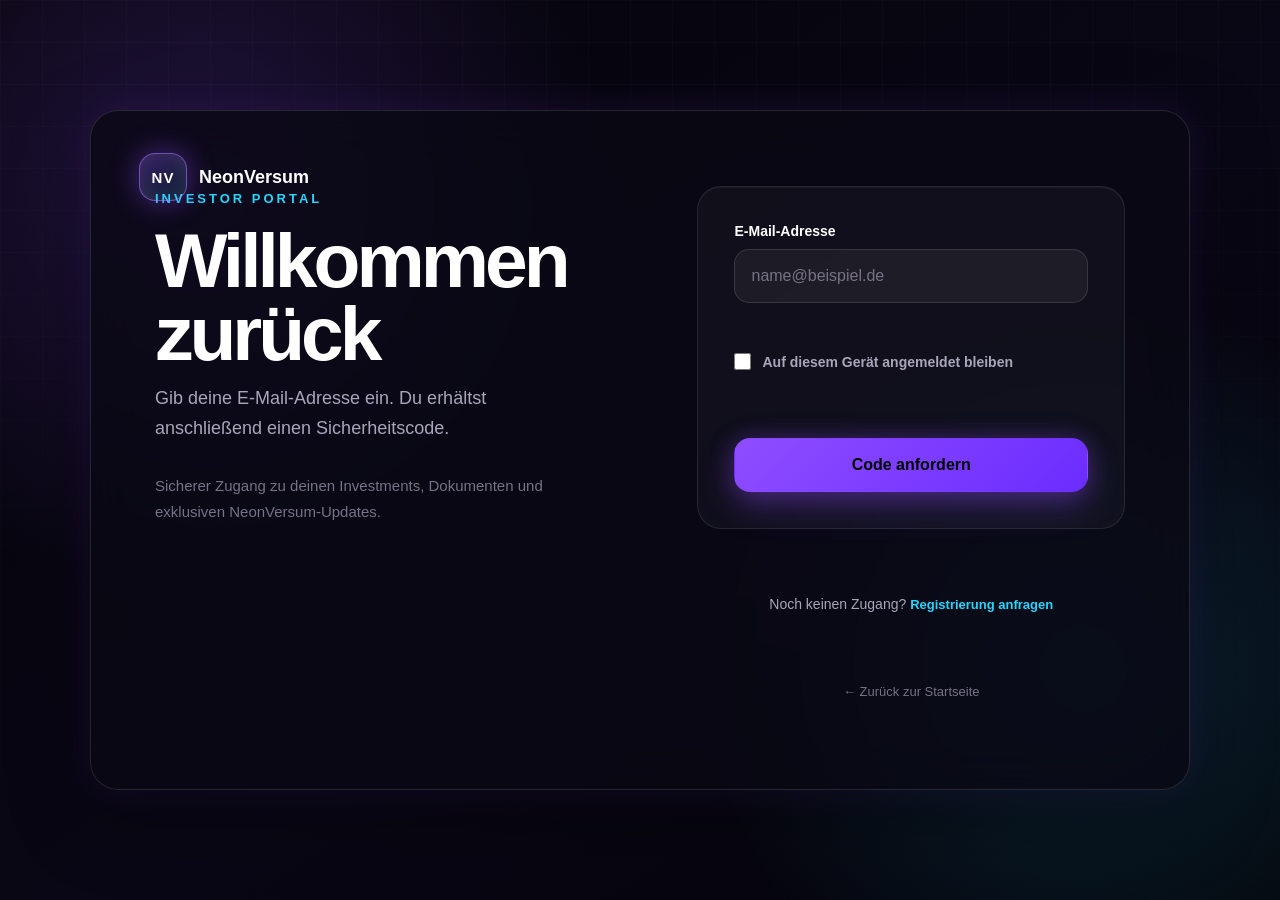
<file: pages/mission-control.html>
<!DOCTYPE html>
<html lang="de">

<head>

<meta charset="UTF-8">

<meta
name="viewport"
content="width=device-width, initial-scale=1.0">

<script>
const isLoggedIn =
    sessionStorage.getItem("nvLoggedIn") === "true" ||
    localStorage.getItem("nvLoggedIn") === "true";

if (!isLoggedIn) {
    window.location.replace("login.html");
}
</script>
    
<title>Mission Control | NeonVersum</title>

<link rel="stylesheet" href="../css/app.css?v=40">
<link rel="stylesheet" href="../css/mission-control.css?v=27">
    
</head>

<body>

<button
    id="logout-button"
    type="button"
    style="
        position: fixed;
        top: 20px;
        right: 20px;
        z-index: 2147483647;
        padding: 12px 22px;
        background: rgba(10,10,20,0.95);
        color: #ffffff;
        border: 1px solid rgba(255,255,255,0.30);
        border-radius: 999px;
        font-size: 14px;
        font-weight: 600;
        cursor: pointer;
        pointer-events: auto;
        isolation: isolate;
    "
>
    Abmelden
</button>

<a
    id="masters-satellite"
    href="masters.html"
    hidden
    style="
        position:fixed;
        top:20px;
        left:20px;
        z-index:2147483647;
        padding:12px 22px;
        background:rgba(10,10,20,0.95);
        color:#ffffff;
        border:1px solid rgba(72,255,131,.45);
        border-radius:999px;
        font-size:14px;
        font-weight:600;
        text-decoration:none;
        cursor:pointer;
        pointer-events:auto;
        isolation:isolate;
        box-shadow:0 0 18px rgba(72,255,131,.16);
    "
>
    🌍 Masters
</a>
    
<main class="mission-control">

    <div class="space-background"></div>

    <section class="mission-stage">

    <div class="orbit orbit-primary" aria-label="Mission Control Navigation">

        <a class="orbit-item orbit-item-1" href="dashboard.html">
            <span class="orbit-dot"></span>
            <span class="orbit-label">Dashboard</span>
        </a>

        <a class="orbit-item orbit-item-2" href="investments.html">
            <span class="orbit-dot"></span>
            <span class="orbit-label">Investments</span>
        </a>

        <a class="orbit-item orbit-item-3" href="documents.html">
            <span class="orbit-dot"></span>
            <span class="orbit-label">Dokumente</span>
        </a>

        <a class="orbit-item orbit-item-4" href="buy-tokens.html">
    <span class="orbit-dot"></span>
    <span class="orbit-label">Token kaufen</span>
</a>

<a
    class="orbit-item orbit-item-5 orbit-item-news"
    href="news.html"
    id="news-satellite"
>
    <span class="orbit-dot"></span>

    <span class="orbit-label">
        NEWS
    </span>

    <span
        id="news-unread-badge"
        class="news-unread-badge"
        hidden
    >
        0
    </span>
</a>
        
    </div>

    <section class="planet-center">

    <div class="energy-pulse"></div>

    <div class="planet-center-content">

    <img
        src="../images/PNG LOGO.png"
        alt="NeonVersum"
        class="planet-logo">

    <div
    id="welcome-message"
    style="
        margin-top:24px;
        text-align:center;
        color:white;
        line-height:1.5;
    "
>
    Willkommen zurück
</div>

</div>

    
        
</section>

</section>

</main>

<script src="../js/app.js?v=22"></script>
<script src="../js/mission-control.js?v=23"></script>

<script>
const logoutButton =
    document.getElementById("logout-button");

if (logoutButton) {
    logoutButton.addEventListener("click", () => {
        sessionStorage.clear();
        localStorage.clear();

        window.location.replace("login.html");
    });
}

const mastersSatellite =
    document.getElementById("masters-satellite");

const mastersAccess =
    sessionStorage.getItem("nvMastersAccess") ||
    localStorage.getItem("nvMastersAccess");

if (
    mastersSatellite &&
    mastersAccess === "true"
) {
    mastersSatellite.hidden = false;
}
    
const welcomeMessage =
    document.getElementById("welcome-message");

const storedName =
    sessionStorage.getItem("nvUserName") ||
    localStorage.getItem("nvUserName");

if (welcomeMessage) {
    welcomeMessage.textContent =
        storedName
            ? `Herzlich willkommen zurück, ${storedName}.`
            : "Herzlich willkommen zurück.";
}
</script>
    
</body>

</html>
</file>
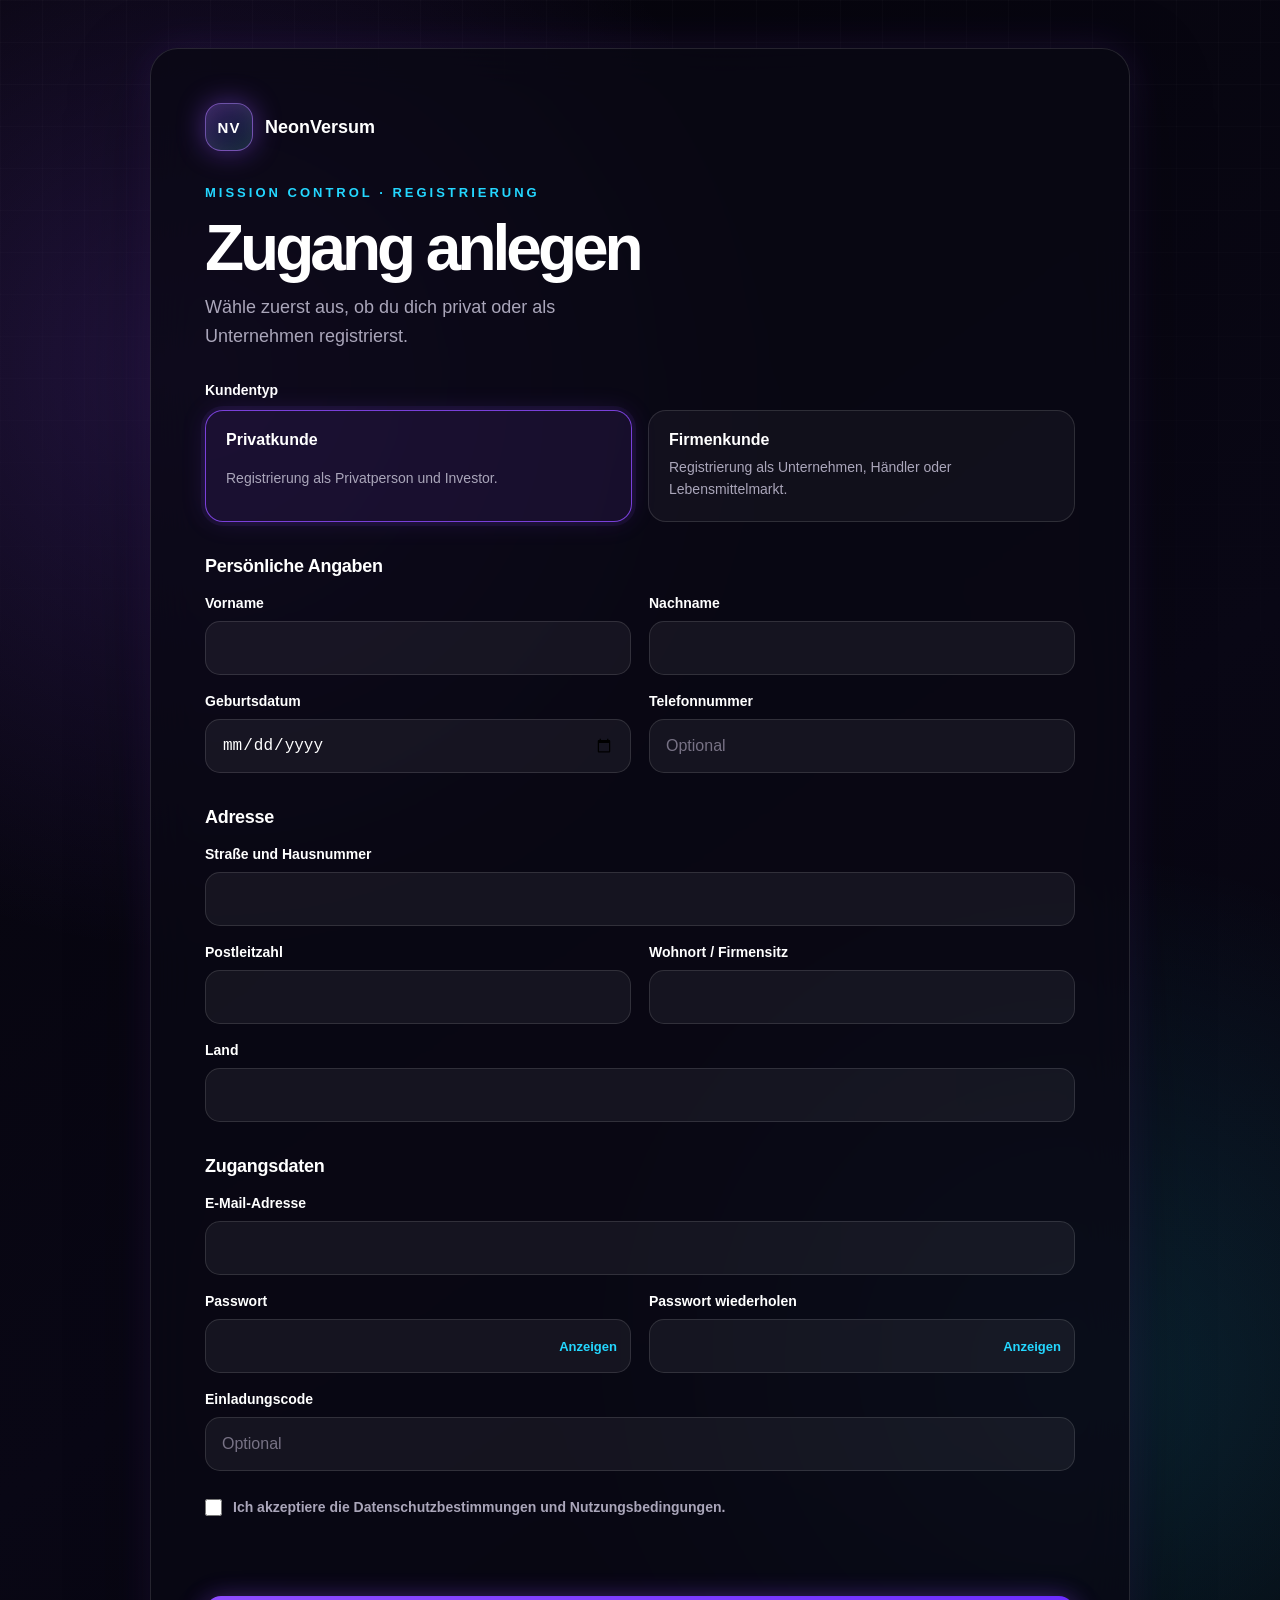
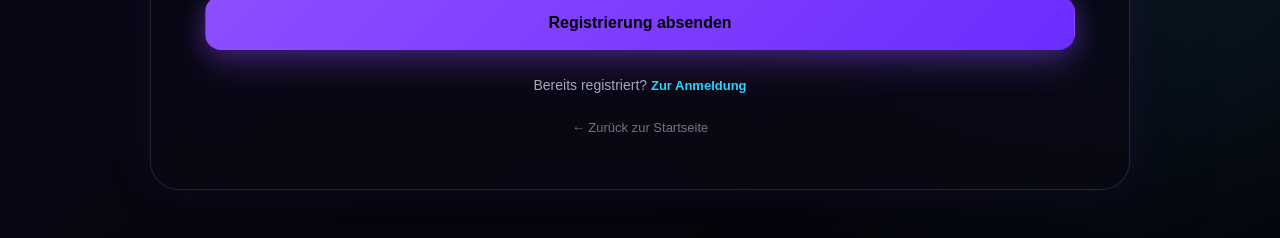
<file: pages/register.html>
<!DOCTYPE html>
<html lang="de">

<head>
    <meta charset="UTF-8">

    <meta
        name="viewport"
        content="width=device-width, initial-scale=1.0"
    >

    <meta
        name="description"
        content="Registrierung für die NeonVersum Mission Control."
    >

    <title>Registrierung | NeonVersum Mission Control</title>

    <link rel="stylesheet" href="../css/app.css?v=13">
</head>

<body>

    <main class="auth-page">

        <section class="auth-card register-card">

            <a class="auth-brand" href="../index.html">
                <span class="brand-icon">NV</span>
                <span>NeonVersum</span>
            </a>

            <div class="auth-heading">

                <p class="eyebrow">
                    Mission Control · Registrierung
                </p>

                <h1 class="auth-title">
                    Zugang anlegen
                </h1>

                <p class="auth-description">
                    Wähle zuerst aus, ob du dich privat
                    oder als Unternehmen registrierst.
                </p>

            </div>

            <form
                class="auth-form register-form"
                id="register-form"
                novalidate
            >

                <fieldset class="account-type">

                    <legend>
                        Kundentyp
                    </legend>

                    <div class="account-type-options">

                        <label class="account-type-card">

                            <input
                                type="radio"
                                name="customerType"
                                value="private"
                                checked
                            >

                            <span class="account-type-title">
                                Privatkunde
                            </span>

                            <span class="account-type-text">
                                Registrierung als Privatperson
                                und Investor.
                            </span>

                        </label>

                        <label class="account-type-card">

                            <input
                                type="radio"
                                name="customerType"
                                value="company"
                            >

                            <span class="account-type-title">
                                Firmenkunde
                            </span>

                            <span class="account-type-text">
                                Registrierung als Unternehmen,
                                Händler oder Lebensmittelmarkt.
                            </span>

                        </label>

                    </div>

                </fieldset>

                <div class="form-section">

                    <h2 class="form-section-title">
                        Persönliche Angaben
                    </h2>

                    <div class="form-grid">

                        <div class="form-group">

                            <label for="first-name">
                                Vorname
                            </label>

                            <input
                                id="first-name"
                                name="firstName"
                                type="text"
                                autocomplete="given-name"
                                required
                            >

                        </div>

                        <div class="form-group">

                            <label for="last-name">
                                Nachname
                            </label>

                            <input
                                id="last-name"
                                name="lastName"
                                type="text"
                                autocomplete="family-name"
                                required
                            >

                        </div>

                        <div class="form-group">

                            <label for="birth-date">
                                Geburtsdatum
                            </label>

                            <input
                                id="birth-date"
                                name="birthDate"
                                type="date"
                                autocomplete="bday"
                                required
                            >

                        </div>

                        <div class="form-group">

                            <label for="phone">
                                Telefonnummer
                            </label>

                            <input
                                id="phone"
                                name="phone"
                                type="tel"
                                autocomplete="tel"
                                placeholder="Optional"
                            >

                        </div>

                    </div>

                </div>

                <div
                    class="form-section company-fields"
                    id="company-fields"
                    hidden
                >

                    <h2 class="form-section-title">
                        Unternehmensangaben
                    </h2>

                    <div class="form-grid">

                        <div class="form-group form-group-wide">

                            <label for="company-name">
                                Firmenname
                            </label>

                            <input
                                id="company-name"
                                name="companyName"
                                type="text"
                                autocomplete="organization"
                            >

                        </div>

                        <div class="form-group">

                            <label for="legal-form">
                                Rechtsform
                            </label>

                            <input
                                id="legal-form"
                                name="legalForm"
                                type="text"
                                placeholder="z. B. GmbH"
                            >

                        </div>

                        <div class="form-group">

                            <label for="uid-number">
                                UID-Nummer
                            </label>

                            <input
                                id="uid-number"
                                name="uidNumber"
                                type="text"
                                placeholder="z. B. ATU12345678"
                            >

                        </div>

                        <div class="form-group">

                            <label for="company-register">
                                Firmenbuchnummer
                            </label>

                            <input
                                id="company-register"
                                name="companyRegister"
                                type="text"
                                placeholder="Optional"
                            >

                        </div>

                        <div class="form-group">

                            <label for="contact-role">
                                Funktion im Unternehmen
                            </label>

                            <input
                                id="contact-role"
                                name="contactRole"
                                type="text"
                                placeholder="z. B. Geschäftsführung"
                            >

                        </div>

                    </div>

                    <div class="holder-info">

                        <p class="holder-info-title">
                            Holderbonus
                        </p>

                        <p>
                            Unternehmen können auch ohne Investment
                            bei NeonVersum einkaufen. Ohne qualifizierten
                            Holderstatus gilt jedoch der reguläre
                            Endverbraucherpreis.
                        </p>

                    </div>

                </div>

                <div class="form-section">

                    <h2 class="form-section-title">
                        Adresse
                    </h2>

                    <div class="form-grid">

                        <div class="form-group form-group-wide">

                            <label for="street">
                                Straße und Hausnummer
                            </label>

                            <input
                                id="street"
                                name="street"
                                type="text"
                                autocomplete="street-address"
                                required
                            >

                        </div>

                        <div class="form-group">

                            <label for="postal-code">
                                Postleitzahl
                            </label>

                            <input
                                id="postal-code"
                                name="postalCode"
                                type="text"
                                autocomplete="postal-code"
                                required
                            >

                        </div>

                        <div class="form-group">

                            <label for="city">
                                Wohnort / Firmensitz
                            </label>

                            <input
                                id="city"
                                name="city"
                                type="text"
                                autocomplete="address-level2"
                                required
                            >

                        </div>

                        <div class="form-group form-group-wide">

                            <label for="country">
                                Land
                            </label>

                            <input
                                id="country"
                                name="country"
                                type="text"
                                autocomplete="country-name"
                                required
                            >

                        </div>

                    </div>

                </div>

                <div class="form-section">

                    <h2 class="form-section-title">
                        Zugangsdaten
                    </h2>

                    <div class="form-grid">

                        <div class="form-group form-group-wide">

                            <label for="register-email">
                                E-Mail-Adresse
                            </label>

                            <input
                                id="register-email"
                                name="email"
                                type="email"
                                autocomplete="email"
                                required
                            >

                        </div>

                        <div class="form-group">

                            <label for="register-password">
                                Passwort
                            </label>

                            <input
                                id="register-password"
                                name="password"
                                type="password"
                                autocomplete="new-password"
                                minlength="8"
                                required
                            >

                        </div>

                        <div class="form-group">

                            <label for="password-confirmation">
                                Passwort wiederholen
                            </label>

                            <input
                                id="password-confirmation"
                                name="passwordConfirmation"
                                type="password"
                                autocomplete="new-password"
                                minlength="8"
                                required
                            >

                        </div>

                        <div class="form-group form-group-wide">

                            <label for="invite-code">
                                Einladungscode
                            </label>

                            <input
                                id="invite-code"
                                name="inviteCode"
                                type="text"
                                placeholder="Optional"
                            >

                        </div>

                    </div>

                </div>

                <label class="checkbox-row register-consent">

                    <input
                        name="privacy"
                        type="checkbox"
                        required
                    >

                    <span>
                        Ich akzeptiere die Datenschutzbestimmungen
                        und Nutzungsbedingungen.
                    </span>

                </label>

                <button
                    class="button button-primary auth-submit"
                    type="submit"
                >
                    Registrierung absenden
                </button>

            </form>

            <p class="auth-footer">
                Bereits registriert?

                <a class="text-link" href="login.html">
                    Zur Anmeldung
                </a>
            </p>

            <a class="back-link" href="../index.html">
                ← Zurück zur Startseite
            </a>

        </section>

    </main>

    <script src="../js/app.js?v=21"></script>

</body>

</html>
</file>
<file: css/app.css>
/* ==========================================
   NeonVersum Investor App
   Landing Page
   Version 0.1.0
========================================== */

:root {
    --background: #05040a;
    --surface: rgba(255, 255, 255, 0.06);
    --surface-border: rgba(255, 255, 255, 0.12);
    --text: #ffffff;
    --text-muted: #aaa6ba;
    --primary: #8f4dff;
    --primary-bright: #b47cff;
    --secondary: #24d7ff;
    --shadow-purple: rgba(143, 77, 255, 0.45);
    --shadow-blue: rgba(36, 215, 255, 0.25);
}

* {
    margin: 0;
    padding: 0;
    box-sizing: border-box;
}

html {
    min-height: 100%;
}

body {
    min-height: 100vh;
    overflow-x: hidden;
    background:
        radial-gradient(
            circle at 15% 20%,
            rgba(143, 77, 255, 0.20),
            transparent 32%
        ),
        radial-gradient(
            circle at 85% 75%,
            rgba(36, 215, 255, 0.14),
            transparent 30%
        ),
        linear-gradient(145deg, #05040a 0%, #090715 55%, #04040a 100%);
    color: var(--text);
    font-family: Arial, Helvetica, sans-serif;
}

body::before {
    content: "";
    position: fixed;
    inset: 0;
    pointer-events: none;
    background-image:
        linear-gradient(
            rgba(255, 255, 255, 0.018) 1px,
            transparent 1px
        ),
        linear-gradient(
            90deg,
            rgba(255, 255, 255, 0.018) 1px,
            transparent 1px
        );
    background-size: 42px 42px;
    mask-image: linear-gradient(to bottom, black, transparent);
}

a {
    color: inherit;
    text-decoration: none;
}

.landing-page {
    min-height: 100vh;
}

.hero {
    position: relative;
    display: flex;
    min-height: 100vh;
    flex-direction: column;
    justify-content: space-between;
    padding: 32px 6vw 28px;
}

.brand {
    display: flex;
    align-items: center;
    gap: 14px;
}

.brand-icon {
    display: grid;
    width: 48px;
    height: 48px;
    place-items: center;
    border: 1px solid rgba(180, 124, 255, 0.55);
    border-radius: 16px;
    background:
        linear-gradient(
            145deg,
            rgba(143, 77, 255, 0.30),
            rgba(36, 215, 255, 0.12)
        );
    box-shadow:
        0 0 28px var(--shadow-purple),
        inset 0 0 18px rgba(255, 255, 255, 0.08);
    color: white;
    font-size: 15px;
    font-weight: 800;
    letter-spacing: 1px;
}

.brand-name {
    font-size: 18px;
    font-weight: 700;
    letter-spacing: 0.6px;
}

.hero-content {
    width: min(760px, 100%);
    margin: 70px 0;
}

.eyebrow {
    margin-bottom: 18px;
    color: var(--secondary);
    font-size: 13px;
    font-weight: 700;
    letter-spacing: 3px;
    text-transform: uppercase;
}

h1 {
    max-width: 900px;
    font-size: clamp(48px, 9vw, 108px);
    line-height: 0.94;
    letter-spacing: -4px;
}

h1 span {
    color: transparent;
    background:
        linear-gradient(
            90deg,
            var(--primary-bright),
            var(--secondary)
        );
    background-clip: text;
    -webkit-background-clip: text;
    filter: drop-shadow(0 0 24px var(--shadow-purple));
}

.hero-text {
    max-width: 650px;
    margin-top: 28px;
    color: var(--text-muted);
    font-size: clamp(17px, 2vw, 21px);
    line-height: 1.7;
}

.hero-actions {
    display: flex;
    flex-wrap: wrap;
    gap: 16px;
    margin-top: 38px;
}

.button {
    display: inline-flex;
    min-width: 170px;
    min-height: 54px;
    align-items: center;
    justify-content: center;
    padding: 14px 24px;
    border: 1px solid transparent;
    border-radius: 16px;
    font-size: 16px;
    font-weight: 700;
    transition:
        transform 180ms ease,
        box-shadow 180ms ease,
        border-color 180ms ease;
}

.button:hover {
    transform: translateY(-3px);
}

.button-primary {
    background:
        linear-gradient(
            135deg,
            var(--primary),
            #6b2cff
        );
    box-shadow:
        0 14px 35px rgba(143, 77, 255, 0.30),
        0 0 24px rgba(143, 77, 255, 0.25);
}

.button-primary:hover {
    box-shadow:
        0 18px 42px rgba(143, 77, 255, 0.42),
        0 0 32px rgba(143, 77, 255, 0.36);
}

.button-secondary {
    border-color: var(--surface-border);
    background: var(--surface);
    backdrop-filter: blur(16px);
}

.button-secondary:hover {
    border-color: rgba(36, 215, 255, 0.45);
    box-shadow: 0 12px 30px var(--shadow-blue);
}

.version {
    color: #706b7d;
    font-size: 13px;
    letter-spacing: 0.5px;
}

@media (max-width: 700px) {
    .hero {
        padding: 24px 22px;
    }

    .hero-content {
        margin: 60px 0;
    }

    h1 {
        font-size: clamp(48px, 16vw, 72px);
        letter-spacing: -3px;
    }

    .hero-text {
        line-height: 1.6;
    }

    .hero-actions {
        flex-direction: column;
    }

    .button {
        width: 100%;
    }
}
/* ==========================================
   Login Page
   Version 0.2.0
========================================== */

.auth-page {
    display: grid;
    min-height: 100vh;
    place-items: center;
    padding: 32px 20px;
}

.auth-card {
    width: min(460px, 100%);
    padding: 34px;
    border: 1px solid var(--surface-border);
    border-radius: 28px;
    background: rgba(10, 8, 20, 0.78);
    box-shadow:
        0 24px 80px rgba(0, 0, 0, 0.42),
        0 0 40px rgba(143, 77, 255, 0.14);
    backdrop-filter: blur(22px);
}

.auth-brand {
    display: inline-flex;
    align-items: center;
    gap: 12px;
    margin-bottom: 34px;
    font-size: 18px;
    font-weight: 700;
}

.auth-heading {
    margin-bottom: 30px;
}

.auth-title {
    margin-bottom: 14px;
    font-size: clamp(36px, 7vw, 52px);
    line-height: 1;
    letter-spacing: -2px;
}

.auth-description {
    color: var(--text-muted);
    font-size: 16px;
    line-height: 1.65;
}

.auth-form {
    display: grid;
    gap: 22px;
}

.form-group {
    display: grid;
    gap: 10px;
}

.form-group label,
.checkbox-row {
    font-size: 14px;
    font-weight: 700;
}

.label-row {
    display: flex;
    align-items: center;
    justify-content: space-between;
    gap: 14px;
}

.form-group input {
    width: 100%;
    min-height: 54px;
    padding: 0 16px;
    border: 1px solid rgba(255, 255, 255, 0.12);
    border-radius: 15px;
    outline: none;
    background: rgba(255, 255, 255, 0.055);
    color: var(--text);
    font-size: 16px;
    transition:
        border-color 180ms ease,
        box-shadow 180ms ease,
        background 180ms ease;
}

.form-group input::placeholder {
    color: #777285;
}

.form-group input:focus {
    border-color: rgba(143, 77, 255, 0.82);
    background: rgba(255, 255, 255, 0.08);
    box-shadow:
        0 0 0 4px rgba(143, 77, 255, 0.12),
        0 0 24px rgba(143, 77, 255, 0.12);
}

.password-field {
    position: relative;
}

.password-field input {
    padding-right: 92px;
}

.password-toggle {
    position: absolute;
    top: 50%;
    right: 14px;
    border: 0;
    background: transparent;
    color: var(--secondary);
    font: inherit;
    font-size: 13px;
    font-weight: 700;
    cursor: pointer;
    transform: translateY(-50%);
}

.checkbox-row {
    display: flex;
    align-items: center;
    gap: 11px;
    color: var(--text-muted);
    cursor: pointer;
}

.checkbox-row input {
    width: 17px;
    height: 17px;
    accent-color: var(--primary);
}

.auth-submit {
    width: 100%;
    margin-top: 4px;
    cursor: pointer;
}

.text-link {
    color: var(--secondary);
    font-size: 13px;
    font-weight: 700;
}

.text-link:hover {
    text-decoration: underline;
}

.auth-footer {
    margin-top: 28px;
    color: var(--text-muted);
    font-size: 14px;
    line-height: 1.6;
    text-align: center;
}

.back-link {
    display: block;
    margin-top: 22px;
    color: #777285;
    font-size: 13px;
    text-align: center;
}

.back-link:hover {
    color: var(--text);
}

@media (max-width: 520px) {
    .auth-card {
        padding: 26px 20px;
        border-radius: 22px;
    }

    .label-row {
        align-items: flex-start;
        flex-direction: column;
        gap: 6px;
    }

    .auth-title {
        font-size: 40px;
    }
}
/* ==========================================
   Desktop Login Layout
========================================== */

@media (min-width: 900px) {
    .auth-page {
        padding: 48px;
    }

    .auth-card {
        display: grid;
        width: min(1100px, 100%);
        min-height: 680px;
        grid-template-columns: 1.05fr 0.95fr;
        align-items: center;
        gap: 70px;
        padding: 64px;
    }

    .auth-brand {
        position: absolute;
        top: 42px;
        left: 48px;
        margin-bottom: 0;
    }

    .auth-heading {
        margin-bottom: 0;
        padding-right: 20px;
    }

    .auth-heading::after {
        content: "Sicherer Zugang zu deinen Investments, Dokumenten und exklusiven NeonVersum-Updates.";
        display: block;
        max-width: 430px;
        margin-top: 30px;
        color: #777285;
        font-size: 15px;
        line-height: 1.7;
    }

    .auth-title {
        font-size: clamp(58px, 6vw, 82px);
        line-height: 0.95;
        letter-spacing: -4px;
    }

    .auth-description {
        max-width: 430px;
        font-size: 18px;
    }

    .auth-form {
        padding: 36px;
        border: 1px solid rgba(255, 255, 255, 0.09);
        border-radius: 24px;
        background: rgba(255, 255, 255, 0.035);
        box-shadow: inset 0 1px 0 rgba(255, 255, 255, 0.04);
    }

    .auth-footer,
    .back-link {
        grid-column: 2;
    }

    .auth-footer {
        margin-top: -34px;
    }

    .back-link {
        margin-top: -44px;
    }
}
/* ==========================================
   Login Validation States
========================================== */

.form-error {
    min-height: 18px;
    color: #ff7a9a;
    font-size: 13px;
    line-height: 1.4;
}

.form-status {
    min-height: 20px;
    color: var(--secondary);
    font-size: 14px;
    line-height: 1.5;
    text-align: center;
}

.form-group input.input-error {
    border-color: rgba(255, 88, 128, 0.9);
    box-shadow:
        0 0 0 4px rgba(255, 88, 128, 0.10),
        0 0 22px rgba(255, 88, 128, 0.12);
}

.auth-submit:disabled {
    cursor: wait;
    opacity: 0.78;
    transform: none;
}

.button-loader {
    display: none;
    width: 18px;
    height: 18px;
    margin-left: 10px;
    border: 2px solid rgba(255, 255, 255, 0.35);
    border-top-color: #ffffff;
    border-radius: 50%;
    animation: button-spin 700ms linear infinite;
}

.auth-submit:disabled .button-loader {
    display: inline-block;
}

@keyframes button-spin {
    to {
        transform: rotate(360deg);
    }
}
/* ==========================================
   Registration Page
========================================== */

.register-card {
    width: min(980px, 100%);
}

.register-form {
    gap: 28px;
}

.account-type {
    border: 0;
}

.account-type legend {
    margin-bottom: 12px;
    font-size: 14px;
    font-weight: 700;
}

.account-type-options {
    display: grid;
    grid-template-columns: repeat(2, minmax(0, 1fr));
    gap: 16px;
}

.account-type-card {
    position: relative;
    display: grid;
    gap: 8px;
    padding: 20px;
    border: 1px solid rgba(255, 255, 255, 0.12);
    border-radius: 18px;
    background: rgba(255, 255, 255, 0.04);
    cursor: pointer;
    transition:
        border-color 180ms ease,
        background 180ms ease,
        box-shadow 180ms ease,
        transform 180ms ease;
}

.account-type-card:hover {
    transform: translateY(-2px);
    border-color: rgba(36, 215, 255, 0.35);
}

.account-type-card input {
    position: absolute;
    opacity: 0;
    pointer-events: none;
}

.account-type-card:has(input:checked) {
    border-color: rgba(143, 77, 255, 0.82);
    background: rgba(143, 77, 255, 0.10);
    box-shadow:
        0 0 0 4px rgba(143, 77, 255, 0.08),
        0 0 26px rgba(143, 77, 255, 0.14);
}

.account-type-title {
    font-size: 16px;
    font-weight: 800;
}

.account-type-text {
    color: var(--text-muted);
    font-size: 14px;
    line-height: 1.55;
}

.form-section {
    display: grid;
    gap: 18px;
    padding-top: 6px;
}

.form-section-title {
    font-size: 18px;
    letter-spacing: -0.3px;
}

.form-grid {
    display: grid;
    grid-template-columns: repeat(2, minmax(0, 1fr));
    gap: 18px;
}

.form-group-wide {
    grid-column: 1 / -1;
}

.holder-info {
    padding: 18px;
    border: 1px solid rgba(36, 215, 255, 0.18);
    border-radius: 16px;
    background: rgba(36, 215, 255, 0.05);
    color: var(--text-muted);
    font-size: 14px;
    line-height: 1.65;
}

.holder-info-title {
    margin-bottom: 6px;
    color: var(--secondary);
    font-weight: 800;
}

.register-consent {
    align-items: flex-start;
}

.company-fields[hidden] {
    display: none;
}

@media (max-width: 760px) {
    .register-card {
        padding: 26px 20px;
    }

    .account-type-options,
    .form-grid {
        grid-template-columns: 1fr;
    }

    .form-group-wide {
        grid-column: auto;
    }
}

@media (min-width: 900px) {
    .register-card {
        display: block;
        min-height: auto;
        padding: 54px;
    }

    .register-card .auth-brand {
        position: static;
        margin-bottom: 34px;
    }

    .register-card .auth-heading {
        margin-bottom: 30px;
        padding-right: 0;
    }

    .register-card .auth-heading::after {
        content: none;
    }

    .register-card .auth-title {
        font-size: clamp(48px, 5vw, 70px);
    }

    .register-card .auth-form {
        padding: 0;
        border: 0;
        background: transparent;
        box-shadow: none;
    }

    .register-card .auth-footer,
    .register-card .back-link {
        grid-column: auto;
        margin-top: 24px;
    }
}
/* ==========================================
   Mission Control – Basisdesign
========================================== */

.mission-control {
    position: relative;
    display: grid;
    min-height: 100vh;
    place-items: center;
    overflow: hidden;
    background:
        radial-gradient(
            circle at 50% 45%,
            rgba(143, 77, 255, 0.18),
            transparent 26%
        ),
        radial-gradient(
            circle at 20% 20%,
            rgba(36, 215, 255, 0.10),
            transparent 24%
        ),
        linear-gradient(
            180deg,
            #020207 0%,
            #060412 50%,
            #020207 100%
        );
}

.space-background {
    position: absolute;
    inset: 0;
    pointer-events: none;
    background-image:
        radial-gradient(
            circle,
            rgba(255, 255, 255, 0.9) 1px,
            transparent 1.5px
        ),
        radial-gradient(
            circle,
            rgba(180, 124, 255, 0.7) 1px,
            transparent 1.5px
        ),
        radial-gradient(
            circle,
            rgba(36, 215, 255, 0.65) 1px,
            transparent 1.5px
        );
    background-position:
        20px 30px,
        110px 160px,
        210px 80px;
    background-size:
        180px 180px,
        260px 260px,
        340px 340px;
    opacity: 0.5;
    animation: stars-drift 28s linear infinite;
}

.planet-center {
    position: relative;
    z-index: 2;
    display: grid;
    place-items: center;
    width: min(72vw, 680px);
    aspect-ratio: 1;
}

.planet-center::before {
    content: "";
    position: absolute;
    width: 72%;
    height: 72%;
    border-radius: 50%;
    background:
        radial-gradient(
            circle,
            rgba(36, 215, 255, 0.26) 0%,
            rgba(143, 77, 255, 0.20) 36%,
            transparent 72%
        );
    filter: blur(34px);
    animation: planet-glow 4.5s ease-in-out infinite;
}

.planet-logo {
    position: relative;
    z-index: 2;
    display: block;
    width: 100%;
    max-width: 680px;
    height: auto;
    filter:
        drop-shadow(0 0 26px rgba(36, 215, 255, 0.32))
        drop-shadow(0 0 48px rgba(143, 77, 255, 0.26));
    animation: planet-float 5s ease-in-out infinite;
    user-select: none;
    -webkit-user-drag: none;
}

@keyframes planet-float {
    0%,
    100% {
        transform: translateY(0) scale(1);
    }

    50% {
        transform: translateY(-14px) scale(1.015);
    }
}

@keyframes planet-glow {
    0%,
    100% {
        opacity: 0.7;
        transform: scale(0.95);
    }

    50% {
        opacity: 1;
        transform: scale(1.06);
    }
}

@keyframes stars-drift {
    from {
        transform: translate3d(0, 0, 0);
    }

    to {
        transform: translate3d(-80px, 40px, 0);
    }
}

@media (max-width: 700px) {
    .planet-center {
        width: min(96vw, 560px);
    }

    .planet-logo {
        width: 100%;
    }
}

@media (prefers-reduced-motion: reduce) {
    .space-background,
    .planet-logo,
    .planet-center::before {
        animation: none;
    }
}
/* ==========================================
   Mission Control – Primary Orbit
========================================== */

.mission-stage {
    position: relative;
    z-index: 2;
    display: grid;
    width: min(92vw, 980px);
    aspect-ratio: 1;
    place-items: center;
}

.orbit-primary {
    position: absolute;
    inset: 8%;
    z-index: 3;
    border: 1px solid rgba(36, 215, 255, 0.22);
    border-radius: 50%;
    box-shadow:
        0 0 30px rgba(36, 215, 255, 0.08),
        inset 0 0 30px rgba(143, 77, 255, 0.05);
}

.orbit-primary::before {
    content: "";
    position: absolute;
    inset: -2px;
    border: 1px solid rgba(143, 77, 255, 0.12);
    border-radius: inherit;
    filter: blur(2px);
}

.orbit-item {
    position: absolute;
    z-index: 5;
    display: flex;
    align-items: center;
    gap: 10px;
    color: var(--text-muted);
    font-size: 14px;
    font-weight: 800;
    letter-spacing: 0.5px;
    transform: translate(-50%, -50%);
    transition:
        color 180ms ease,
        transform 180ms ease,
        filter 180ms ease;
}

.orbit-item:hover {
    color: var(--text);
    filter: drop-shadow(0 0 12px rgba(36, 215, 255, 0.65));
    transform: translate(-50%, -50%) scale(1.08);
}

.orbit-dot {
    display: block;
    width: 40px;
    height: 40px;
    border-radius: 50%;
    border: 3px solid rgba(255,255,255,.9);

    background:
        radial-gradient(circle at 30% 30%,
        #ffffff,
        currentColor 45%,
        rgba(0,0,0,.45) 100%);

    box-shadow:
        0 0 18px currentColor,
        0 0 38px currentColor,
        inset 0 0 18px rgba(255,255,255,.25);

    animation: satellitePulse 3s ease-in-out infinite;

   }

   .orbit-item-1 {

    color:#b55cff;

}

.orbit-item-2 {

    color:#2fdfff;

}

.orbit-item-3 {

    color:#53b8ff;

}

.orbit-item-4 {

    color:#48ff88;

}
}

.orbit-item-1 {
    top: 0;
    left: 50%;
    flex-direction: column;
}

.orbit-item-2 {
    top: 50%;
    left: 100%;
}

.orbit-item-3 {
    top: 100%;
    left: 50%;
    flex-direction: column-reverse;
}

.orbit-item-4 {
    top: 50%;
    left: 0;
    flex-direction: row-reverse;
}

.mission-stage .planet-center {
    width: 58%;
}

@media (max-width: 700px) {
    .mission-stage {
        width: min(96vw, 620px);
    }

    .orbit-primary {
        inset: 4%;
    }

    .mission-stage .planet-center {
        width: 66%;
    }

    .orbit-item {
        gap: 7px;
        font-size: 12px;
    }

    .orbit-dot {
        width: 15px;
        height: 15px;
    }

    .orbit-item-2 {
        left: 97%;
    }

    .orbit-item-4 {
        left: 3%;
    }
}
/* ==========================================
   Mission Control – Orbit Rotation
========================================== */

.orbit-primary {
    transform-origin: center;
    animation: orbit-rotation 36s linear infinite;
}

/*
 * Die Menüpunkte drehen sich entgegengesetzt,
 * damit Texte und Satelliten aufrecht bleiben.
 */
.orbit-primary .orbit-item {
    animation: orbit-item-counter-rotation 36s linear infinite;
}

.orbit-primary:hover,
.orbit-primary:hover .orbit-item {
    animation-play-state: paused;
}

.orbit-item-1 {

    color:#b55cff;

}

.orbit-item-2 {

    color:#2fdfff;

}

.orbit-item-3 {

    color:#53b8ff;

}

.orbit-item-4 {

    color:#48ff88;

}
.orbit-dot {
    transition:
        transform 180ms ease,
        filter 180ms ease;
}

.orbit-item:hover {
    transform: translate(-50%, -50%);
}

.orbit-item:hover .orbit-label,
.orbit-item:hover .orbit-dot {
    transform: scale(1.1);
}

@keyframes orbit-rotation {
    from {
        transform: rotate(0deg);
    }

    to {
        transform: rotate(360deg);
    }
}

@keyframes orbit-item-counter-rotation {
    from {
        transform: translate(-50%, -50%) rotate(0deg);
    }

    to {
        transform: translate(-50%, -50%) rotate(-360deg);
    }
}

@media (prefers-reduced-motion: reduce) {
    .orbit-primary,
    .orbit-primary .orbit-item {
        animation: none;
    }
}
/* ==========================================
   Mission Control – Active Orbit Item
========================================== */

.orbit-item {
    opacity: 0.5;
}

.orbit-item.is-active {
    z-index: 10;
    color: #ffffff;
    opacity: 1;
    filter:
        drop-shadow(0 0 12px rgba(36, 215, 255, 0.9))
        drop-shadow(0 0 24px rgba(143, 77, 255, 0.6));
}

.orbit-item.is-active .orbit-dot{

    transform:scale(1.45);

    border:4px solid white;

    box-shadow:

    0 0 25px currentColor,

    0 0 60px currentColor,

    0 0 120px currentColor;

}
    transform: scale(1.5);
    border-color: #ffffff;
    box-shadow:
        0 0 18px rgba(36, 215, 255, 1),
        0 0 38px rgba(143, 77, 255, 0.85);
}

.orbit-item.is-active .orbit-label {
    transform: scale(1.16);
}

.orbit-description {
    position: absolute;
    z-index: 8;
    bottom: 4%;
    left: 50%;
    display: grid;
    width: min(430px, 82vw);
    gap: 7px;
    padding: 16px 20px;
    border: 1px solid rgba(36, 215, 255, 0.2);
    border-radius: 18px;
    background: rgba(5, 4, 14, 0.72);
    box-shadow:
        0 14px 40px rgba(0, 0, 0, 0.35),
        0 0 24px rgba(36, 215, 255, 0.08);
    text-align: center;
    backdrop-filter: blur(16px);
    transform: translateX(-50%);
    transition:
        border-color 180ms ease,
        box-shadow 180ms ease;
}

.orbit-description strong {
    color: var(--secondary);
    font-size: 15px;
}

.orbit-description span {
    color: var(--text-muted);
    font-size: 13px;
    line-height: 1.5;
}

.orbit-description.show-message {
    border-color: rgba(143, 77, 255, 0.8);
    box-shadow:
        0 0 30px rgba(143, 77, 255, 0.32);
}

@media (max-width: 700px) {
    .orbit-description {
        bottom: 2%;
        padding: 13px 16px;
    }

    .orbit-description strong {
        font-size: 14px;
    }

    .orbit-description span {
        font-size: 12px;
    }
}
@keyframes satellitePulse{

0%,100%{

transform:scale(1);

}

50%{

transform:scale(1.08);

}
/* ==========================================
   Mission Control – Neon Color Refinement
========================================== */

.mission-stage .planet-center {
    width: 48%;
}

.orbit-primary {
    inset: 5%;
    border-color: rgba(36, 215, 255, 0.10);
    box-shadow:
        0 0 24px rgba(36, 215, 255, 0.05),
        inset 0 0 22px rgba(143, 77, 255, 0.03);
}

.orbit-item {
    display: flex;
    flex-direction: column;
    gap: 14px;
    opacity: 0.72;
    color: var(--satellite-color);
}

.orbit-item-1 {
    --satellite-color: #c25cff;
}

.orbit-item-2 {
    --satellite-color: #25ddff;
}

.orbit-item-3 {
    --satellite-color: #3f8cff;
}

.orbit-item-4 {
    --satellite-color: #48ff83;
}

.orbit-dot {
    width: 44px;
    height: 44px;
    border: 2px solid var(--satellite-color);
    background:
        radial-gradient(
            circle at 32% 28%,
            #ffffff 0%,
            var(--satellite-color) 30%,
            rgba(12, 10, 32, 0.92) 76%
        );
    box-shadow:
        0 0 14px var(--satellite-color),
        0 0 34px color-mix(in srgb, var(--satellite-color) 70%, transparent),
        inset 0 0 16px rgba(255, 255, 255, 0.24);
}

.orbit-label {
    margin-top: 2px;
    color: var(--satellite-color);
    font-size: 18px;
    font-weight: 900;
    letter-spacing: 2.4px;
    text-transform: uppercase;
    text-shadow:
        0 0 10px color-mix(in srgb, var(--satellite-color) 80%, transparent),
        0 0 22px color-mix(in srgb, var(--satellite-color) 45%, transparent);
}

.orbit-item.is-active {
    color: var(--satellite-color);
    opacity: 1;
    filter: none;
}

.orbit-item.is-active .orbit-dot {
    transform: scale(1.45);
    border-color: var(--satellite-color);
    box-shadow:
        0 0 18px var(--satellite-color),
        0 0 44px var(--satellite-color),
        0 0 86px color-mix(in srgb, var(--satellite-color) 75%, transparent);
}

.orbit-item.is-active .orbit-label {
    color: var(--satellite-color);
    transform: scale(1.16);
    text-shadow:
        0 0 14px var(--satellite-color),
        0 0 30px color-mix(in srgb, var(--satellite-color) 70%, transparent);
}

.orbit-description {
    bottom: 9%;
    width: min(400px, 80vw);
    border-color: rgba(143, 77, 255, 0.28);
    background: rgba(5, 4, 14, 0.82);
}

.orbit-description strong {
    font-size: 17px;
    letter-spacing: 1.6px;
    text-transform: uppercase;
}

@media (max-width: 700px) {
    .mission-stage .planet-center {
        width: 56%;
    }

    .orbit-dot {
        width: 34px;
        height: 34px;
    }

    .orbit-label {
        font-size: 13px;
        letter-spacing: 1.4px;
    }

    .orbit-description {
        bottom: 4%;
    }
}
/* ==========================================
   Mission Control – Stable Neon Satellites
========================================== */

.mission-stage .planet-center {
    width: 48%;
}

.orbit-primary {
    inset: 5%;
    border-color: rgba(36, 215, 255, 0.10);
    box-shadow:
        0 0 24px rgba(36, 215, 255, 0.05),
        inset 0 0 22px rgba(143, 77, 255, 0.03);
}

.orbit-item {
    display: flex;
    flex-direction: column;
    gap: 14px;
    opacity: 0.72;
}

.orbit-item-1 {
    color: #c25cff;
}

.orbit-item-2 {
    color: #25ddff;
}

.orbit-item-3 {
    color: #3f8cff;
}

.orbit-item-4 {
    color: #48ff83;
}

.orbit-dot {
    width: 44px;
    height: 44px;
    border: 2px solid currentColor;
    border-radius: 50%;
    background:
        radial-gradient(
            circle at 32% 28%,
            #ffffff 0%,
            currentColor 30%,
            #0c0a20 76%
        );
    box-shadow:
        0 0 14px currentColor,
        0 0 34px currentColor,
        inset 0 0 16px rgba(255, 255, 255, 0.24);
}

.orbit-label {
    margin-top: 2px;
    color: currentColor;
    font-size: 18px;
    font-weight: 900;
    letter-spacing: 2.4px;
    text-transform: uppercase;
    text-shadow:
        0 0 10px currentColor,
        0 0 22px currentColor;
}

.orbit-item.is-active {
    color: inherit;
    opacity: 1;
    filter: none;
}

.orbit-item-1.is-active {
    color: #c25cff;
}

.orbit-item-2.is-active {
    color: #25ddff;
}

.orbit-item-3.is-active {
    color: #3f8cff;
}

.orbit-item-4.is-active {
    color: #48ff83;
}

.orbit-item.is-active .orbit-dot {
    transform: scale(1.45);
    border-color: currentColor;
    box-shadow:
        0 0 18px currentColor,
        0 0 44px currentColor,
        0 0 86px currentColor;
}

.orbit-item.is-active .orbit-label {
    color: currentColor;
    transform: scale(1.16);
    text-shadow:
        0 0 14px currentColor,
        0 0 30px currentColor;
}

.orbit-description {
    bottom: 9%;
    width: min(400px, 80vw);
    border-color: rgba(143, 77, 255, 0.28);
    background: rgba(5, 4, 14, 0.82);
}

.orbit-description strong {
    font-size: 17px;
    letter-spacing: 1.6px;
    text-transform: uppercase;
}

@media (max-width: 700px) {
    .mission-stage .planet-center {
        width: 56%;
    }

    .orbit-dot {
        width: 34px;
        height: 34px;
    }

    .orbit-label {
        font-size: 13px;
        letter-spacing: 1.4px;
    }

    .orbit-description {
        bottom: 4%;
    }
}
</file>
<file: css/dashboard.css>
/* ==========================================
   NEONVERSUM MISSION DASHBOARD
   Clean rebuild
========================================== */


/* ==========================================
   RESET
========================================== */

* {
    box-sizing: border-box;
}

html {
    min-height: 100%;
    background: #050713;
}

body {
    min-height: 100%;
    margin: 0;
    overflow-x: hidden;

    font-family:
        Inter,
        -apple-system,
        BlinkMacSystemFont,
        "Segoe UI",
        Arial,
        sans-serif;

    background:
        radial-gradient(
            circle at 50% 0%,
            rgba(45, 67, 145, 0.17),
            transparent 34%
        ),
        #050713;

    color: #ffffff;
}


/* ==========================================
   DASHBOARD BACKGROUND
========================================== */

.dashboard {
    position: relative;
    min-height: 100vh;
    overflow: hidden;

    padding:
        max(34px, env(safe-area-inset-top))
        24px
        max(46px, env(safe-area-inset-bottom));

    background:
        linear-gradient(
            rgba(255, 255, 255, 0.018) 1px,
            transparent 1px
        ),
        linear-gradient(
            90deg,
            rgba(255, 255, 255, 0.018) 1px,
            transparent 1px
        );

    background-size: 72px 72px;
}

.dashboard::before {
    content: "";
    position: fixed;
    inset: 0;
    pointer-events: none;

    background:
        radial-gradient(
            circle at 22% 34%,
            rgba(37, 221, 255, 0.05),
            transparent 26%
        ),
        radial-gradient(
            circle at 77% 48%,
            rgba(194, 92, 255, 0.06),
            transparent 30%
        );
}


/* ==========================================
   HEADER
========================================== */

.dashboard-header {
    position: relative;
    z-index: 1;

    width: min(100%, 1050px);
    margin: 0 auto;
    text-align: center;
}

.dashboard-logo {
    display: block;

    width: min(330px, 72vw);
    height: auto;

    margin: 0 auto 34px;

    filter:
        drop-shadow(0 0 24px rgba(37, 221, 255, 0.26))
        drop-shadow(0 0 48px rgba(194, 92, 255, 0.22));

    animation: logoFloat 7s ease-in-out infinite;
}

.dashboard-header h1 {
    margin: 0;

    color: #c25cff;

    font-size: clamp(32px, 5vw, 54px);
    font-weight: 800;
    line-height: 1.04;
    letter-spacing: 3px;

    text-shadow:
        0 0 20px rgba(194, 92, 255, 0.22);
}

.dashboard-welcome {
    margin: 13px 0 0;

    color: #9ba6c9;

    font-size: clamp(16px, 2vw, 20px);
    line-height: 1.5;
}


/* ==========================================
   CONTENT
========================================== */

.dashboard-content {
    position: relative;
    z-index: 1;

    width: min(100%, 1050px);
    margin: 50px auto 0;

    display: grid;
    gap: 20px;
}


/* ==========================================
   SHARED CARDS
========================================== */

.card {
    position: relative;
    overflow: hidden;

    min-width: 0;

    padding: 28px;

    border-radius: 26px;

    background:
        linear-gradient(
            145deg,
            rgba(16, 19, 40, 0.96),
            rgba(6, 8, 22, 0.96)
        );

    backdrop-filter: blur(16px);
    -webkit-backdrop-filter: blur(16px);

    transition:
        transform 0.35s ease,
        box-shadow 0.35s ease,
        border-color 0.35s ease;
}

.card::before {
    content: "";
    position: absolute;
    inset: 0;
    pointer-events: none;

    background:
        linear-gradient(
            125deg,
            rgba(255, 255, 255, 0.055),
            transparent 35%
        );
}

.card:hover {

    transform:
        translateY(-8px)
        scale(1.015);

    box-shadow:
        0 25px 65px rgba(0,0,0,.45);

}

.card:active {
    transform: scale(0.985);
}

.card-eyebrow {
    display: block;

    font-size: 18px;
    font-weight: 800;
    letter-spacing: 1.7px;
    text-transform: uppercase;
}

.card-arrow {
    position: absolute;
    top: 24px;
    right: 27px;

    color: #c25cff;

    font-size: 46px;
    font-weight: 300;
    line-height: 1;
}


/* ==========================================
   PORTFOLIO HERO
========================================== */

.portfolio-card {
    min-height: 270px;

    display: flex;
    align-items: center;
    justify-content: space-between;

    padding: 38px 42px;

    border: 1px solid rgba(194, 92, 255, 0.95);

    box-shadow:
        0 18px 55px rgba(0, 0, 0, 0.38),
        0 0 24px rgba(194, 92, 255, 0.34),
        inset 0 0 34px rgba(194, 92, 255, 0.06);

   background:
    radial-gradient(circle at top right,
        rgba(194,92,255,.18),
        transparent 35%),
    linear-gradient(
        145deg,
        rgba(16,19,40,.96),
        rgba(6,8,22,.98)
    );

overflow: hidden;

 position: relative;
isolation: isolate;  
}

.portfolio-card::before {
    content: "";

    position: absolute;
    top: -20%;
    bottom: -20%;
    left: -25%;

    width: 90px;

    background: linear-gradient(
        90deg,
        rgba(255,255,255,0) 0%,
        rgba(255,255,255,.03) 20%,
        rgba(255,255,255,.18) 42%,
        rgba(255,255,255,.45) 50%,
        rgba(194,92,255,.35) 58%,
        rgba(255,255,255,.18) 70%,
        rgba(255,255,255,0) 100%
    );

    opacity: .75;

    transform: skewX(-25deg);
    animation: energySweep 15s linear infinite;

    pointer-events: none;
    z-index: 1;
}

.portfolio-card:hover {
    box-shadow:
        0 24px 70px rgba(0, 0, 0, 0.48),
        0 0 36px rgba(194, 92, 255, 0.48),
        inset 0 0 40px rgba(194, 92, 255, 0.08);
}

.portfolio-content {
    position: relative;
    z-index: 2;

    display: flex;
    flex-direction: column;
    align-items: flex-start;
}

.portfolio-card .card-eyebrow {
    color: #c25cff;
    font-size: 28px;
}

.portfolio-value {
    margin-top: 20px;

    color: #ffffff;

    font-size: clamp(58px, 8vw, 86px);
    font-weight: 800;
    line-height: 1;
    white-space: nowrap;

    text-shadow:
        0 0 22px rgba(255, 255, 255, 0.08);
}

.portfolio-label {
    margin-top: 15px;

    color: #9ba6c9;

    font-size: 22px;
}


/* ==========================================
   PORTFOLIO ORB
========================================== */

.portfolio-orb {
    position: relative;
    flex: 0 0 auto;

    width: 188px;
    height: 188px;

    margin-right: 45px;

    border: 2px solid rgba(194, 92, 255, 0.85);
    border-radius: 50%;

    background:
    radial-gradient(
        circle at 35% 30%,
        rgba(255,255,255,.16),
        transparent 18%
    ),
    radial-gradient(
        circle at 65% 70%,
        rgba(37,221,255,.12),
        transparent 30%
    ),
    radial-gradient(
        circle,
        rgba(194,92,255,.22),
        rgba(7,8,22,.88) 68%
    );

    box-shadow:
        0 0 30px rgba(194, 92, 255, 0.35),
        inset 0 0 28px rgba(194, 92, 255, 0.15);

    animation: orbPulse 4s ease-in-out infinite;
}

.orb-ring {
    position: absolute;
    border-radius: 50%;
    border: 1px solid rgba(194, 92, 255, 0.23);
}

.orb-ring-one {
    inset: 18px;
}

.orb-ring-two {
    inset: 38px;
}

.orb-wave {
    position: absolute;
    inset: 0;

    display: flex;
    align-items: center;
    justify-content: center;
    gap: 5px;
}

.orb-wave i {
    display: block;

    width: 3px;
    height: 35px;

    border-radius: 10px;
    background: #c25cff;

    box-shadow:
        0 0 10px #c25cff;

    animation: waveMove 1.55s ease-in-out infinite;
}

.orb-wave i:nth-child(1) {
    height: 18px;
}

.orb-wave i:nth-child(2) {
    height: 34px;
    animation-delay: 0.1s;
}

.orb-wave i:nth-child(3) {
    height: 55px;
    animation-delay: 0.2s;
}

.orb-wave i:nth-child(4) {
    height: 82px;
    animation-delay: 0.3s;
}

.orb-wave i:nth-child(5) {
    height: 50px;
    animation-delay: 0.4s;
}

.orb-wave i:nth-child(6) {
    height: 30px;
    animation-delay: 0.5s;
}

.orb-wave i:nth-child(7) {
    height: 16px;
    animation-delay: 0.6s;
}

.portfolio-orb::before {
    content: "";

    position: absolute;
    inset: 6px;
   
    z-index: 0;

    border-radius: 50%;

    background:
        radial-gradient(
            circle,
            rgba(194,92,255,.20) 0%,
            rgba(37,221,255,.10) 45%,
            transparent 75%
        );

    animation: orbCoreGlow 5s ease-in-out infinite;

    pointer-events: none;
}

/* ==========================================
   NEWS BAR
========================================== */
.news-card::before {
    content: "";

    position: absolute;
    inset: 0;

    background: linear-gradient(
        110deg,
        transparent 0%,
        rgba(255,255,255,.10) 46%,
        rgba(255,255,255,.30) 50%,
        rgba(255,255,255,.10) 54%,
        transparent 100%
    );

    transform: translateX(-120%);
    animation: newsSweep 12s linear infinite;

    pointer-events: none;
}

.news-card {
    min-height: 84px;

    padding: 15px 24px;

    display: flex;
    align-items: center;
    justify-content: space-between;
    gap: 20px;

    border: 1px solid #48ff83;
    border-radius: 24px;

    background:
        linear-gradient(
            100deg,
            #38f978,
            #55ff8e
        );

    color: #050713;

    box-shadow:
        0 0 25px rgba(72, 255, 131, 0.58),
        0 0 55px rgba(72, 255, 131, 0.23);

    cursor: pointer;

    transition:
        transform 0.3s ease,
        box-shadow 0.3s ease;

   position: relative;

overflow: hidden;
}

.news-card:hover {
    transform: translateY(-3px);

    box-shadow:
        0 0 35px rgba(72, 255, 131, 0.72),
        0 0 70px rgba(72, 255, 131, 0.3);
}

.news-card:active {
    transform: scale(0.985);
}

.news-left,
.news-right {
    display: flex;
    align-items: center;
}

.news-left {
    min-width: 0;
    gap: 15px;
}

.news-right {
    flex: 0 0 auto;
    gap: 18px;
}

.news-icon {
    width: 52px;
    height: 52px;
    flex: 0 0 52px;

    display: grid;
    place-items: center;

    border-radius: 50%;

    background: #050713;
    color: #48ff83;

    font-size: 28px;
    line-height: 1;

    box-shadow:
        0 0 16px rgba(5, 7, 19, 0.32);
}

.news-copy {
    min-width: 0;

    display: flex;
    flex-direction: column;
}

.news-title {
    font-size: 22px;
    font-weight: 900;
    letter-spacing: 1px;
    text-transform: uppercase;
}

.news-update {
    margin-top: 2px;

    color: rgba(5, 7, 19, 0.75);

    font-size: 14px;
    font-weight: 600;
}

.news-badge {
    padding: 10px 19px;

    border-radius: 999px;

    background: #050713;
    color: #48ff83;

    font-size: 16px;
    font-weight: 900;
    white-space: nowrap;

    box-shadow:
        0 0 16px rgba(5, 7, 19, 0.28);
}

.news-arrow {
    font-size: 42px;
    font-weight: 500;
    line-height: 1;
}


/* ==========================================
   TOKEN + HOLDER ROW
========================================== */

.dashboard-row {
    display: grid;
    grid-template-columns: repeat(2, minmax(0, 1fr));
    gap: 20px;
}

.dashboard-row .card {
    min-height: 245px;
    height: 245px;
}


/* ==========================================
   CARD ICONS
========================================== */

.card-icon {
    position: absolute;
    top: 24px;
    right: 24px;

    width: 52px;
    height: 52px;

    display: grid;
    place-items: center;

    border-radius: 50%;

    font-size: 25px;
    font-weight: 700;
}


/* ==========================================
   TOKEN CARD
========================================== */

.token-card {
    border: 1px solid #25ddff;

    box-shadow:
        0 16px 45px rgba(0, 0, 0, 0.34),
        0 0 24px rgba(37, 221, 255, 0.25);
}

.token-card:hover {
    box-shadow:
        0 22px 58px rgba(0, 0, 0, 0.44),
        0 0 34px rgba(37, 221, 255, 0.4);
}

.token-card .card-eyebrow {
    color: #25ddff;
}

.token-icon {
    border: 1px solid rgba(37, 221, 255, 0.7);

    background: rgba(37, 221, 255, 0.1);
    color: #25ddff;

    box-shadow:
        0 0 20px rgba(37, 221, 255, 0.22);
}

.small-card-value {
    display: block;

    margin-top: 24px;

    color: #ffffff;

    font-size: clamp(42px, 5vw, 60px);
    font-weight: 800;
    line-height: 1;
}

.positive-badge {
    display: inline-flex;

    margin-top: 18px;
    padding: 8px 14px;

    border-radius: 999px;

    background: rgba(72, 255, 131, 0.13);
    color: #48ff83;

    font-size: 15px;
    font-weight: 800;
}

.token-chart {
    position: absolute;
    right: 25px;
    bottom: 26px;
    left: 25px;

    height: 45px;

    display: flex;
    align-items: flex-end;
    gap: 7px;

    opacity: 0.44;
}

.token-chart span {
    flex: 1;

    border-radius: 6px 6px 2px 2px;

    background:
        linear-gradient(
            to top,
            rgba(37,221,255,.12),
            #25ddff
        );

    transform-origin: bottom;

   animation: tokenBars 3.5s ease-in-out infinite;
}

.token-chart span:nth-child(1) {
    height: 22%;
}

.token-chart span:nth-child(2) {
    height: 46%;
}

.token-chart span:nth-child(3) {
    height: 31%;
}

.token-chart span:nth-child(4) {
    height: 74%;
}

.token-chart span:nth-child(5) {
    height: 54%;
}

.token-chart span:nth-child(6) {
    height: 91%;
}


/* ==========================================
   HOLDER CARD
========================================== */

.holder-card {
    border: 1px solid #ffd34d;

    background:
        linear-gradient(
            145deg,
            rgba(42, 32, 8, 0.96),
            rgba(12, 10, 5, 0.98)
        );

    box-shadow:
        0 16px 45px rgba(0, 0, 0, 0.34),
        0 0 24px rgba(255, 211, 77, 0.24);
}

.holder-card:hover {
    box-shadow:
        0 22px 58px rgba(0, 0, 0, 0.44),
        0 0 36px rgba(255, 211, 77, 0.38);
}

.holder-card .card-eyebrow {
    color: #ffd34d;
}

.holder-icon {
    border: 1px solid rgba(255, 211, 77, 0.72);

    background: rgba(255, 211, 77, 0.09);
    color: #ffd34d;

    box-shadow:
        0 0 20px rgba(255, 211, 77, 0.23);
}

.holder-rank {
    display: block;

    max-width: 65%;
    margin-top: 24px;

    color: #ffffff;

    font-size: clamp(31px, 4vw, 47px);
    font-weight: 800;
    line-height: 1.07;
    text-transform: uppercase;
}

.holder-position {
    display: inline-flex;

    margin-top: 18px;
    padding: 8px 14px;

    border-radius: 999px;

    background: rgba(255, 211, 77, 0.14);
    color: #ffd34d;

    font-size: 15px;
    font-weight: 800;
}

.holder-emblem {
    position: absolute;
    right: 27px;
    bottom: 27px;

    width: 84px;
    height: 84px;

    display: grid;
    place-items: center;

    border: 1px solid rgba(255, 211, 77, 0.75);
    border-radius: 50%;

    background:
        radial-gradient(
            circle,
            rgba(255, 211, 77, 0.18),
            transparent 66%
        );

    box-shadow:
        0 0 24px rgba(255, 211, 77, 0.23),
        inset 0 0 18px rgba(255, 211, 77, 0.12);

    animation: emblemPulse 4.2s ease-in-out infinite;
}

.emblem-core {
    color: #ffd34d;

    font-size: 21px;
    font-weight: 900;
    letter-spacing: 1px;
}


/* ==========================================
   NEXT TOKEN PHASE
========================================== */

.phase-card {
    min-height: 145px;

    display: flex;
    align-items: center;
    justify-content: space-between;
    gap: 30px;

    border: 1px solid rgba(143, 77, 255, 0.9);

    box-shadow:
        0 16px 45px rgba(0, 0, 0, 0.34),
        0 0 24px rgba(143, 77, 255, 0.24);
}

.phase-card:hover {
    box-shadow:
        0 22px 58px rgba(0, 0, 0, 0.44),
        0 0 36px rgba(143, 77, 255, 0.38);
}

.phase-card .card-eyebrow {
    color: #9f6bff;
}

.phase-main {
    display: flex;
    flex-direction: column;
}

.phase-title {
    margin-top: 10px;

    color: #ffffff;

    font-size: 32px;
    font-weight: 800;
}

.phase-date {
    margin-top: 5px;

    color: #9ba6c9;

    font-size: 16px;
}

.phase-status {
    min-width: 180px;

    padding: 16px 22px;

    border: 1px solid rgba(143, 77, 255, 0.4);
    border-radius: 18px;

    background: rgba(143, 77, 255, 0.08);

    text-align: center;
}

.phase-status-label {
    display: block;

    color: #9ba6c9;

    font-size: 13px;
    font-weight: 700;
    letter-spacing: 1px;
    text-transform: uppercase;
}

.phase-countdown {
    display: block;

    margin-top: 4px;

    color: #ffffff;

    font-size: 24px;
    font-weight: 800;
}


/* ==========================================
   MISSION CONTROL LINK
========================================== */

.mission-control-link {
    width: fit-content;
    margin: 14px auto 0;

    display: inline-flex;
    align-items: center;
    gap: 10px;

    padding: 12px 18px;

    border: 1px solid rgba(154, 165, 199, 0.22);
    border-radius: 999px;

    color: #9ba6c9;
    text-decoration: none;

    font-size: 14px;
    font-weight: 700;

    transition:
        color 0.3s ease,
        border-color 0.3s ease,
        box-shadow 0.3s ease,
        transform 0.3s ease;
}

.mission-control-link:hover {
    color: #ffffff;
    border-color: rgba(194, 92, 255, 0.7);

    box-shadow:
        0 0 20px rgba(194, 92, 255, 0.18);

    transform: translateY(-2px);
}

.mission-control-icon {
    color: #c25cff;
}


/* ==========================================
   ANIMATIONS
========================================== */

@keyframes logoFloat {
    0%,
    100% {
        transform: translateY(0);
    }

    50% {
        transform: translateY(-7px);
    }
}

@keyframes orbPulse {
    0%,
    100% {
        transform: scale(1);

        box-shadow:
            0 0 30px rgba(194, 92, 255, 0.35),
            inset 0 0 28px rgba(194, 92, 255, 0.15);
    }

    50% {
        transform: scale(1.035);

        box-shadow:
            0 0 45px rgba(194, 92, 255, 0.52),
            inset 0 0 36px rgba(194, 92, 255, 0.22);
    }
}

@keyframes orbCoreGlow {

    0%,
    100% {
        transform: scale(.92);
        opacity: .45;
    }

    50% {
        transform: scale(1.08);
        opacity: .95;
    }

}

@keyframes waveMove {
    0%,
    100% {
        transform: scaleY(0.55);
        opacity: 0.62;
    }

    50% {
        transform: scaleY(1);
        opacity: 1;
    }
}

@keyframes emblemPulse {
    0%,
    100% {
        transform: rotate(0deg) scale(1);
    }

    50% {
        transform: rotate(4deg) scale(1.045);
    }
}


/* ==========================================
   TABLET
========================================== */

@media (max-width: 850px) {

    .dashboard {
        padding-right: 18px;
        padding-left: 18px;
    }

    .portfolio-card {
        min-height: 245px;
        padding: 32px;
    }

    .portfolio-orb {
        width: 155px;
        height: 155px;
        margin-right: 34px;
    }

    .dashboard-row .card {
        min-height: 230px;
    }

    .holder-rank {
        max-width: 70%;
    }

}


/* ==========================================
   SMARTPHONE
========================================== */

@media (max-width: 700px) {

    .dashboard {
        padding:
            max(22px, env(safe-area-inset-top))
            14px
            max(38px, env(safe-area-inset-bottom));

        background-size: 48px 48px;
    }

    .dashboard-logo {
        width: min(285px, 86vw);
        margin-bottom: 30px;
    }

    .dashboard-header h1 {
        max-width: 360px;
        margin: 0 auto;

        font-size: clamp(34px, 10vw, 48px);
        letter-spacing: 1.5px;
    }

    .dashboard-welcome {
        font-size: 17px;
    }

    .dashboard-content {
        margin-top: 40px;
        gap: 15px;
    }


    /* Portfolio */

    .portfolio-card {
        min-height: 245px;

        display: block;

        padding: 27px 24px;
    }

    .portfolio-card .card-eyebrow {
        font-size: 24px;
    }

    .portfolio-value {
        margin-top: 22px;

        font-size: clamp(46px, 14vw, 61px);
    }

    .portfolio-label {
        margin-top: 13px;
        font-size: 18px;
    }

    .portfolio-orb {
        position: absolute;
        right: 19px;
        bottom: 20px;

        width: 93px;
        height: 93px;

        margin: 0;
    }

    .orb-ring-one {
        inset: 10px;
    }

    .orb-ring-two {
        inset: 22px;
    }

    .orb-wave {
        gap: 3px;
    }

    .orb-wave i {
        width: 2px;
    }

    .orb-wave i:nth-child(1),
    .orb-wave i:nth-child(7) {
        height: 10px;
    }

    .orb-wave i:nth-child(2),
    .orb-wave i:nth-child(6) {
        height: 18px;
    }

    .orb-wave i:nth-child(3),
    .orb-wave i:nth-child(5) {
        height: 28px;
    }

    .orb-wave i:nth-child(4) {
        height: 42px;
    }

    .card-arrow {
        top: 21px;
        right: 22px;

        font-size: 36px;
    }


    /* News */

    .news-card {
        min-height: 68px;

        padding: 10px 13px;
        gap: 9px;

        border-radius: 20px;
    }

    .news-left {
        gap: 10px;
    }

    .news-right {
        gap: 8px;
    }

    .news-icon {
        width: 40px;
        height: 40px;
        flex-basis: 40px;

        font-size: 21px;
    }

    .news-title {
        font-size: 17px;
    }

    .news-update {
        display: none;
    }

    .news-badge {
        padding: 8px 11px;

        font-size: 13px;
    }

    .news-arrow {
        font-size: 31px;
    }


    /* Token + Holder */

    .dashboard-row {
        gap: 12px;
    }

    .dashboard-row .card {
        min-height: 205px;
        padding: 19px 16px;
        border-radius: 21px;
    }

    .dashboard-row .card-eyebrow {
        max-width: calc(100% - 42px);

        font-size: 14px;
        letter-spacing: 1px;
    }

    .card-icon {
        top: 15px;
        right: 14px;

        width: 36px;
        height: 36px;

        font-size: 18px;
    }

    .small-card-value {
        margin-top: 24px;

        font-size: clamp(32px, 9vw, 43px);
    }

    .positive-badge,
    .holder-position {
        margin-top: 14px;
        padding: 7px 10px;

        font-size: 12px;
    }

    .token-chart {
        right: 16px;
        bottom: 17px;
        left: 16px;

        height: 31px;
        gap: 4px;
    }

    .holder-rank {
        max-width: 100%;
        margin-top: 24px;

        font-size: clamp(22px, 6vw, 30px);
    }

    .holder-emblem {
        right: 14px;
        bottom: 15px;

        width: 54px;
        height: 54px;
    }

    .emblem-core {
        font-size: 14px;
    }


    /* Phase */

    .phase-card {
        min-height: 150px;

        padding: 22px;

        gap: 15px;
    }

    .phase-card .card-eyebrow {
        font-size: 15px;
    }

    .phase-title {
        font-size: 25px;
    }

    .phase-date {
        font-size: 14px;
    }

    .phase-status {
        min-width: 114px;

        padding: 13px 10px;
    }

    .phase-status-label {
        font-size: 10px;
    }

    .phase-countdown {
        font-size: 18px;
    }

}


/* ==========================================
   VERY SMALL SMARTPHONES
========================================== */

@media (max-width: 390px) {

    .dashboard-row {
        grid-template-columns: 1fr;
    }

    .dashboard-row .card {
        min-height: 190px;
    }

    .portfolio-value {
        font-size: 45px;
    }

    .phase-card {
        align-items: flex-start;
        flex-direction: column;
    }

    .phase-status {
        width: 100%;
    }

}


/* ==========================================
   REDUCED MOTION
========================================== */

@media (prefers-reduced-motion: reduce) {

    *,
    *::before,
    *::after {
        scroll-behavior: auto !important;

        animation-duration: 0.01ms !important;
        animation-iteration-count: 1 !important;

        transition-duration: 0.01ms !important;
    }

}
@keyframes energySweep {
    0% {
        left: -25%;
        opacity: 0;
    }

    3% {
        opacity: 0.8;
    }

    12% {
        opacity: 0.8;
    }

    18% {
        left: 115%;
        opacity: 0;
    }

    100% {
        left: 115%;
        opacity: 0;
    }
}
@keyframes newsSweep {

    0% {
        transform: translateX(-120%);
    }

    18% {
        transform: translateX(120%);
    }

    100% {
        transform: translateX(120%);
    }

}
@keyframes tokenBars {

    0%,
    100%{
        transform: scaleY(0.92);
    }

    50%{
        transform: scaleY(1.08);
    }

}
</file>
<file: css/documents.css>
.document-center {
    width: 100%;
    max-width: 1100px;
    margin: 0 auto;
}

.document-search {
    margin-top: 28px;
}

.document-search input {
    width: 100%;
    max-width: 100%;
    padding: 18px 22px;
    border-radius: 16px;
    border: 1px solid rgba(186, 85, 255, 0.35);
    background: rgba(255,255,255,.04);
    color: #fff;
    font-size: 16px;
    box-sizing: border-box;
}

.document-search input::placeholder {
    color: rgba(255, 255, 255, 0.45);
}

.document-table {
    width: 100%;
    margin-top: 32px;
    border-radius: 18px;
    overflow: hidden;
    background: transparent;
}

.document-row {
    display: grid;
    grid-template-columns: minmax(0, 1fr) auto 24px;
    align-items: center;
    gap: 24px;
    padding: 24px 22px;
    border-bottom: 1px solid rgba(255, 255, 255, 0.08);
    transition:
        background 0.25s ease,
        transform 0.25s ease;
}

.document-row::after {
    content: "";
}

.document-row:hover {
    background: rgba(186, 85, 255, 0.06);
    transform: translateX(4px);
}

.document-row:last-child {
    border-bottom: none;
}

.document-info {
    display: flex;
    flex-direction: column;
    gap: 6px;
    min-width: 0;
}

.document-info strong {
    color: #ffffff;
    font-size: 18px;
    line-height: 1.3;
}

.document-info small {
    color: rgba(215, 220, 245, 0.62);
    font-size: 14px;
}

.document-status {
    flex-shrink: 0;
    padding: 8px 14px;
    border-radius: 999px;
    font-size: 13px;
    font-weight: 700;
    text-align: center;
    border: 1px solid transparent;
}

.status-pending {
    background: rgba(186, 85, 255, 0.12);
    border-color: rgba(186, 85, 255, 0.35);
    color: #d9a7ff;
}

.status-processing {
    background: rgba(255, 180, 0, 0.12);
    border-color: rgba(255, 180, 0, 0.35);
    color: #ffd56b;
}

.status-ready {
    background: rgba(0, 255, 170, 0.12);
    border-color: rgba(0, 255, 170, 0.35);
    color: #6dffd1;
}

@media (max-width: 700px) {
    .document-row {
        grid-template-columns: minmax(0, 1fr) 20px;
        align-items: start;
        gap: 14px 10px;
        padding: 22px 4px;
        transform: none;
    }

    .document-row:hover {
        transform: none;
    }

    .document-info {
        grid-column: 1;
        min-width: 0;
    }

    .document-info strong {
        font-size: 16px;
        line-height: 1.35;
        overflow-wrap: anywhere;
    }

    .document-info small {
        font-size: 13px;
    }

    .document-row::after {
        grid-column: 2;
        grid-row: 1;
        align-self: center;
        font-size: 25px;
    }

    .document-status {
        grid-column: 1 / -1;
        width: fit-content;
        max-width: 100%;
        padding: 7px 11px;
        font-size: 12px;
        white-space: normal;
        box-sizing: border-box;
    }

    .document-search input {
        padding: 15px 16px;
        font-size: 15px;
    }
}
.document-download {
    display: inline-flex;
    align-items: center;
    justify-content: center;
    padding: 10px 18px;
    border-radius: 999px;
    text-decoration: none;
    font-size: 13px;
    font-weight: 700;
    color: #6dffd1;
    border: 1px solid rgba(0, 255, 170, 0.35);
    background: rgba(0, 255, 170, 0.08);
    transition:
        background .25s ease,
        transform .25s ease,
        box-shadow .25s ease;
}

.document-download:hover {
    background: rgba(0, 255, 170, 0.16);
    box-shadow: 0 0 18px rgba(0, 255, 170, 0.22);
    transform: translateY(-2px);
}

.document-download::before {
    content: "⬇";
    margin-right: 8px;
}
</file>
<file: css/mission-control.css>
/* ==========================================
   NeonVersum Mission Control
   Separate Stylesheet
========================================== */

/* 01 – Grundvariablen */

:root {
    --mc-bg: #020207;
    --mc-purple: #c25cff;
    --mc-cyan: #25ddff;
    --mc-blue: #3f8cff;
    --mc-green: #48ff83;
    --mc-orange: #ffad33;
    --mc-text: #ffffff;
    --mc-muted: #aaa6ba;
}

/* 02 – Hintergrund */

.mission-control {
    position: relative;
    display: grid;
    min-height: 100vh;
    place-items: center;
    overflow: hidden;
    background:
        radial-gradient(
            circle at 50% 45%,
            rgba(143, 77, 255, 0.18),
            transparent 26%
        ),
        radial-gradient(
            circle at 20% 20%,
            rgba(36, 215, 255, 0.10),
            transparent 24%
        ),
        linear-gradient(
            180deg,
            #020207 0%,
            #060412 50%,
            #020207 100%
        );
}

/* 03 – Sternenhimmel */

.space-background {
    position: absolute;
    inset: 0;
    pointer-events: none;
    background-image:
        radial-gradient(
            circle,
            rgba(255, 255, 255, 0.9) 1px,
            transparent 1.5px
        ),
        radial-gradient(
            circle,
            rgba(180, 124, 255, 0.7) 1px,
            transparent 1.5px
        ),
        radial-gradient(
            circle,
            rgba(36, 215, 255, 0.65) 1px,
            transparent 1.5px
        );
    background-position:
        20px 30px,
        110px 160px,
        210px 80px;
    background-size:
        180px 180px,
        260px 260px,
        340px 340px;
    opacity: 0.5;
}

/* 04 – Bühne */

.mission-stage {
    position: relative;
    z-index: 2;
    display: grid;
    width: min(92vw, 980px);
    aspect-ratio: 1;
    place-items: center;
}

/* 05 – Planet */

.planet-center {
    position: relative;
    z-index: 2;
    display: grid;
    width: 48%;
    place-items: center;
}

.planet-center::before {
    content: "";
    position: absolute;
    width: 72%;
    height: 72%;
    border-radius: 50%;
    background:
        radial-gradient(
            circle,
            rgba(36, 215, 255, 0.26) 0%,
            rgba(143, 77, 255, 0.20) 36%,
            transparent 72%
        );
    filter: blur(34px);
}

.planet-logo {
    position: relative;
    z-index: 2;
    display: block;
    width: 100%;
    height: auto;
    filter:
        drop-shadow(0 0 26px rgba(36, 215, 255, 0.32))
        drop-shadow(0 0 48px rgba(143, 77, 255, 0.26));
    user-select: none;
    -webkit-user-drag: none;
}

/* 06 – Orbit */

.orbit-primary {
    position: absolute;
    inset: 5%;
    z-index: 3;
    border: 1px solid rgba(36, 215, 255, 0.10);
    border-radius: 50%;
    box-shadow:
        0 0 24px rgba(36, 215, 255, 0.05),
        inset 0 0 22px rgba(143, 77, 255, 0.03);
    transform-origin: center;
}

/* 07 – Satelliten */

.orbit-item {
    position: absolute;
    z-index: 5;
    display: flex;
    align-items: center;
    flex-direction: column;
    gap: 14px;
    color: var(--mc-muted);
    font-size: 14px;
    font-weight: 800;
    opacity: 0.72;
    transform: translate(-50%, -50%);
    transition:
        opacity 180ms ease,
        filter 180ms ease;
}

.orbit-item-1 {
    top: 0;
    left: 50%;
    color: var(--mc-purple);
}

.orbit-item-2 {
    top: 50%;
    left: 100%;
    color: var(--mc-cyan);
}

.orbit-item-3 {
    top: 100%;
    left: 50%;
    color: var(--mc-blue);
}

.orbit-item-4 {
    top: 50%;
    left: 0;
    color: var(--mc-green);
}

.orbit-dot {
    display: block;
    width: 44px;
    height: 44px;
    border: 2px solid currentColor;
    border-radius: 50%;
    background:
        radial-gradient(
            circle at 32% 28%,
            #ffffff 0%,
            currentColor 30%,
            #0c0a20 76%
        );
    box-shadow:
        0 0 14px currentColor,
        0 0 34px currentColor,
        inset 0 0 16px rgba(255, 255, 255, 0.24);
}

.orbit-label {
    color: currentColor;
    font-size: 18px;
    font-weight: 900;
    letter-spacing: 2.4px;
    text-transform: uppercase;
    text-shadow:
        0 0 10px currentColor,
        0 0 22px currentColor;
}

.orbit-item.is-active {
    opacity: 1;
}

.orbit-item.is-active .orbit-dot {
    transform: scale(1.45);
    box-shadow:
        0 0 20px currentColor,
        0 0 48px currentColor,
        0 0 90px currentColor,
        inset 0 0 18px rgba(255, 255, 255, 0.32);
}

.orbit-item.is-active .orbit-label {
    transform: scale(1.16);
}

/* 08 – Beschreibung */

.orbit-description {
    position: absolute;
    z-index: 8;
    bottom: 9%;
    left: 50%;
    display: grid;
    width: min(400px, 80vw);
    gap: 7px;
    padding: 16px 20px;
    border: 1px solid rgba(143, 77, 255, 0.28);
    border-radius: 18px;
    background: rgba(5, 4, 14, 0.82);
    text-align: center;
    backdrop-filter: blur(16px);
    transform: translateX(-50%);
}

.orbit-description strong {
    color: var(--mc-cyan);
    font-size: 17px;
    letter-spacing: 1.6px;
    text-transform: uppercase;
}

.orbit-description span {
    color: var(--mc-muted);
    font-size: 13px;
    line-height: 1.5;
}

/* 09 – Responsive */

@media (max-width: 700px) {
    .mission-stage {
        width: min(96vw, 620px);
    }

    .planet-center {
        width: 56%;
    }

    .orbit-dot {
        width: 34px;
        height: 34px;
    }

    .orbit-label {
        font-size: 13px;
        letter-spacing: 1.4px;
    }

    .orbit-description {
        bottom: 4%;
        padding: 13px 16px;
    }
}
/* ==========================================
   Aktive Satelliten behalten ihre Neonfarbe
========================================== */

.orbit-item.orbit-item-1.is-active {
    color: var(--mc-purple) !important;
}

.orbit-item.orbit-item-2.is-active {
    color: var(--mc-cyan) !important;
}

.orbit-item.orbit-item-3.is-active {
    color: var(--mc-blue) !important;
}

.orbit-item.orbit-item-4.is-active {
    color: var(--mc-green) !important;
}

.orbit-item.is-active .orbit-dot {
    border-color: currentColor !important;

    background:
        radial-gradient(
            circle at 32% 28%,
            rgba(255, 255, 255, 0.88) 0%,
            currentColor 32%,
            #0c0a20 76%
        ) !important;

    box-shadow:
        0 0 20px currentColor,
        0 0 48px currentColor,
        0 0 90px currentColor,
        inset 0 0 18px rgba(255, 255, 255, 0.24) !important;
}

.orbit-item.is-active .orbit-label {
    color: currentColor !important;
    text-shadow:
        0 0 14px currentColor,
        0 0 32px currentColor !important;
}
/* Aktiven Satelliten sichtbar vergrößern */

.orbit-item.is-active .orbit-dot {
    scale: 1.55 !important;
}

.orbit-item.is-active .orbit-label {
    scale: 1.18 !important;
}
/* ==========================================
   Planet Refinement
========================================== */

.planet-center {
    width: 42%;
    animation: planet-float-refined 5.5s ease-in-out infinite;
}

.planet-center::before {
    width: 86%;
    height: 86%;
    background:
        radial-gradient(
            circle,
            rgba(36, 215, 255, 0.30) 0%,
            rgba(194, 92, 255, 0.22) 34%,
            rgba(63, 140, 255, 0.10) 54%,
            transparent 74%
        );
    filter: blur(42px);
    animation: planet-energy-pulse 4.8s ease-in-out infinite;
}

.planet-center::after {
    content: "";
    position: absolute;
    z-index: 1;
    width: 76%;
    height: 76%;
    border: 2px solid rgba(255, 211, 92, 0.72);
    border-radius: 50%;
    box-shadow:
        0 0 18px rgba(255, 211, 92, 0.55),
        0 0 42px rgba(255, 173, 51, 0.32),
        inset 0 0 22px rgba(255, 211, 92, 0.16);
    opacity: 0.82;
    animation:
    holder-ring-pulse 3.8s ease-in-out infinite,
    holder-ring-rotate 45s linear infinite;
   border-top-color: #fff1a8;
border-right-color: rgba(255, 211, 92, 0.25);
border-bottom-color: rgba(255, 173, 51, 0.75);
border-left-color: rgba(255, 211, 92, 0.18);
}

.planet-logo {
    transform: scale(0.92);
    animation: planet-breathe 6s ease-in-out infinite;
}

@keyframes planet-float-refined {
    0%,
    100% {
        translate: 0 0;
    }

    50% {
        translate: 0 -10px;
    }
}

@keyframes holder-ring-rotate {
    from {
        rotate: 0deg;
    }

    to {
        rotate: 360deg;
    }
}

@keyframes planet-energy-pulse {
    0%,
    100% {
        opacity: 0.66;
        scale: 0.94;
    }

    50% {
        opacity: 1;
        scale: 1.06;
    }
}

@keyframes holder-ring-pulse {
    0%,
    100% {
        opacity: 0.58;
        scale: 0.96;
    }

    50% {
        opacity: 0.96;
        scale: 1.03;
    }
}

@keyframes planet-breathe {
    0%,
    100% {
        scale: 0.98;
        filter:
            drop-shadow(0 0 22px rgba(36, 215, 255, 0.28))
            drop-shadow(0 0 42px rgba(194, 92, 255, 0.22));
    }

    50% {
        scale: 1.02;
        filter:
            drop-shadow(0 0 30px rgba(36, 215, 255, 0.42))
            drop-shadow(0 0 58px rgba(194, 92, 255, 0.34));
    }
}

@media (max-width: 700px) {
    .planet-center {
        width: 50%;
    }

    .planet-center::after {
        width: 80%;
        height: 80%;
    }
}

@media (prefers-reduced-motion: reduce) {
    .planet-center,
    .planet-center::before,
    .planet-center::after,
    .planet-logo {
        animation: none;
    }
}
/* ==========================================
   Satellite Icons and Energy Rings
========================================== */

.orbit-dot {
    position: relative;
    display: grid;
    place-items: center;
    overflow: visible;
}

.orbit-dot::before {
    position: relative;
    z-index: 2;
    font-size: 18px;
    line-height: 1;
    filter:
        drop-shadow(0 0 8px currentColor)
        drop-shadow(0 0 16px currentColor);
}

.orbit-item-1 .orbit-dot::before {
    content: "◫";
}

.orbit-item-2 .orbit-dot::before {
    content: "◆";
}

.orbit-item-3 .orbit-dot::before {
    content: "▤";
}

.orbit-item-4 .orbit-dot::before {
    content: "✦";
}

.orbit-dot::after {
    content: "";
    position: absolute;
    inset: -11px;
    border: 1px solid currentColor;
    border-radius: 50%;
    opacity: 0;
    scale: 0.82;
    box-shadow:
        0 0 14px currentColor,
        0 0 26px currentColor;
    transition:
        opacity 220ms ease,
        scale 220ms ease;
}

.orbit-item.is-active .orbit-dot::after {
    opacity: 0.85;
    scale: 1;
    animation: active-satellite-ring 2.8s ease-in-out infinite;
}

.orbit-item:not(.is-active):hover .orbit-dot {
    scale: 1.12;
}

.orbit-item:not(.is-active):hover .orbit-label {
    scale: 1.05;
    opacity: 1;
}

@keyframes active-satellite-ring {
    0%,
    100% {
        opacity: 0.55;
        scale: 0.92;
    }

    50% {
        opacity: 1;
        scale: 1.08;
    }
}

@media (max-width: 700px) {
    .orbit-dot::before {
        font-size: 14px;
    }

    .orbit-dot::after {
        inset: -8px;
    }
}
/* ==========================================
   Improve Satellite Icon Visibility
========================================== */

.orbit-dot::before {
    display: grid;
    width: 64%;
    height: 64%;
    place-items: center;
    border: 1px solid rgba(255, 255, 255, 0.72);
    border-radius: 50%;
    background: rgba(3, 5, 18, 0.78);
    color: #ffffff;
    font-size: 22px;
    font-weight: 900;
    text-shadow:
        0 0 6px currentColor,
        0 0 14px currentColor;
    box-shadow:
        inset 0 0 10px currentColor,
        0 0 12px rgba(0, 0, 0, 0.55);
}

.orbit-item.is-active .orbit-dot::before {
    width: 68%;
    height: 68%;
    font-size: 24px;
    background: rgba(3, 5, 18, 0.9);
    box-shadow:
        inset 0 0 14px currentColor,
        0 0 18px currentColor;
}

@media (max-width: 700px) {
    .orbit-dot::before {
        font-size: 17px;
    }

    .orbit-item.is-active .orbit-dot::before {
        font-size: 19px;
    }
}
/* ==========================================
   Dynamic Active Satellite Color
========================================== */

.mission-stage {
    --active-satellite-color: var(--mc-purple);
}

.mission-stage[data-active="1"] {
    --active-satellite-color: var(--mc-purple);
}

.mission-stage[data-active="2"] {
    --active-satellite-color: var(--mc-cyan);
}

.mission-stage[data-active="3"] {
    --active-satellite-color: var(--mc-blue);
}

.mission-stage[data-active="4"] {
    --active-satellite-color: var(--mc-green);
}

.orbit-description {
    border-color: var(--active-satellite-color);
    box-shadow:
        0 14px 40px rgba(0, 0, 0, 0.4),
        0 0 18px var(--active-satellite-color),
        inset 0 0 18px rgba(255, 255, 255, 0.025);
    transition:
        border-color 260ms ease,
        box-shadow 260ms ease;
}

.orbit-description strong {
    color: var(--active-satellite-color);
    text-shadow:
        0 0 10px var(--active-satellite-color),
        0 0 22px var(--active-satellite-color);
    transition:
        color 260ms ease,
        text-shadow 260ms ease;
}

.orbit-description::before {
    content: "AKTIVE MISSION";
    color: var(--active-satellite-color);
    font-size: 9px;
    font-weight: 900;
    letter-spacing: 2.4px;
    opacity: 0.75;
}
/* ==========================================
   Planet Energy Beam
========================================== */

.energy-pulse {

    position:absolute;

    left:50%;
    top:50%;

    width: 12px;
height: 12px;
border-radius: 50%;

    transform-origin:top center;

    transform:
        translate(-50%,-100%);

    border-radius:999px;

    background:

    linear-gradient(

    to top,

    rgba(255,255,255,.05),

    var(--active-satellite-color),

    white

    );

    opacity:0;

    filter:

    blur(.5px)

    drop-shadow(0 0 10px var(--active-satellite-color))

    drop-shadow(0 0 30px var(--active-satellite-color));

}

.energy-pulse.active {
    animation: energy-pulse-travel 650ms ease-out;
}

@keyframes energy-pulse-travel {
    0% {
        opacity: 0;
        transform:
            translate(-50%, -50%)
            translateY(0)
            scale(0.35);
    }

    20% {
        opacity: 1;
    }

    80% {
        opacity: 1;
    }

    100% {
        opacity: 0;
        transform:
            translate(-50%, -50%)
            translateY(-38vh)
            scale(1.1);
    }
}

}

20%{

opacity:1;

}

70%{

opacity:1;

}

100%{

opacity:0;

scale:1;

}

}
/* ==========================================
   Mission Control – Safe Screen Spacing
========================================== */

.mission-control {
    padding: 36px 24px;
}

.mission-stage {
    width: min(82vw, 860px);
    max-height: calc(100vh - 72px);
}

.orbit-primary {
    inset: 8%;
}

.orbit-description {
    bottom: 7%;
}

@media (max-width: 700px) {
    .mission-control {
        padding: 24px 14px;
    }

    .mission-stage {
        width: min(90vw, 560px);
        max-height: calc(100vh - 48px);
    }

    .orbit-primary {
        inset: 10%;
    }

    .orbit-description {
        bottom: 3%;
    }
}
/* Logo in der Mission Control ohne Schriftzug anzeigen */

.planet-logo {
    position: relative;
    z-index: 2;
    display: block;
    width: 100%;
    height: auto;

    clip-path: inset(0 0 20% 0);

    margin-top: -5%;
    margin-left: -2%;
    margin-bottom: -20%;

    transform: scale(0.90);
    transform-origin: center center;

    filter:
        drop-shadow(0 0 26px rgba(36,215,255,.32))
        drop-shadow(0 0 48px rgba(143,77,255,.26));

    user-select: none;
    -webkit-user-drag: none;
}
.orbit-item.launching {
    z-index: 999;
    pointer-events: none;
}

.orbit-item.launching .orbit-dot,
.orbit-item.launching .orbit-label {
    animation:
        satellite-launch-content
        1200ms
        cubic-bezier(.16, .84, .24, 1)
        forwards;
}

@keyframes satellite-launch-content {
    0% {
        opacity: 1;
        scale: 1;
        filter: brightness(1);
    }

    45% {
        opacity: 1;
        scale: 1.35;
        filter: brightness(1.3);
    }

    80% {
    opacity: 1;
    scale: 1.55;
    filter: brightness(1.35);
}

100% {
    opacity: 0;
    scale: 1.9;
    filter: brightness(1.55);
}
}
</file>
